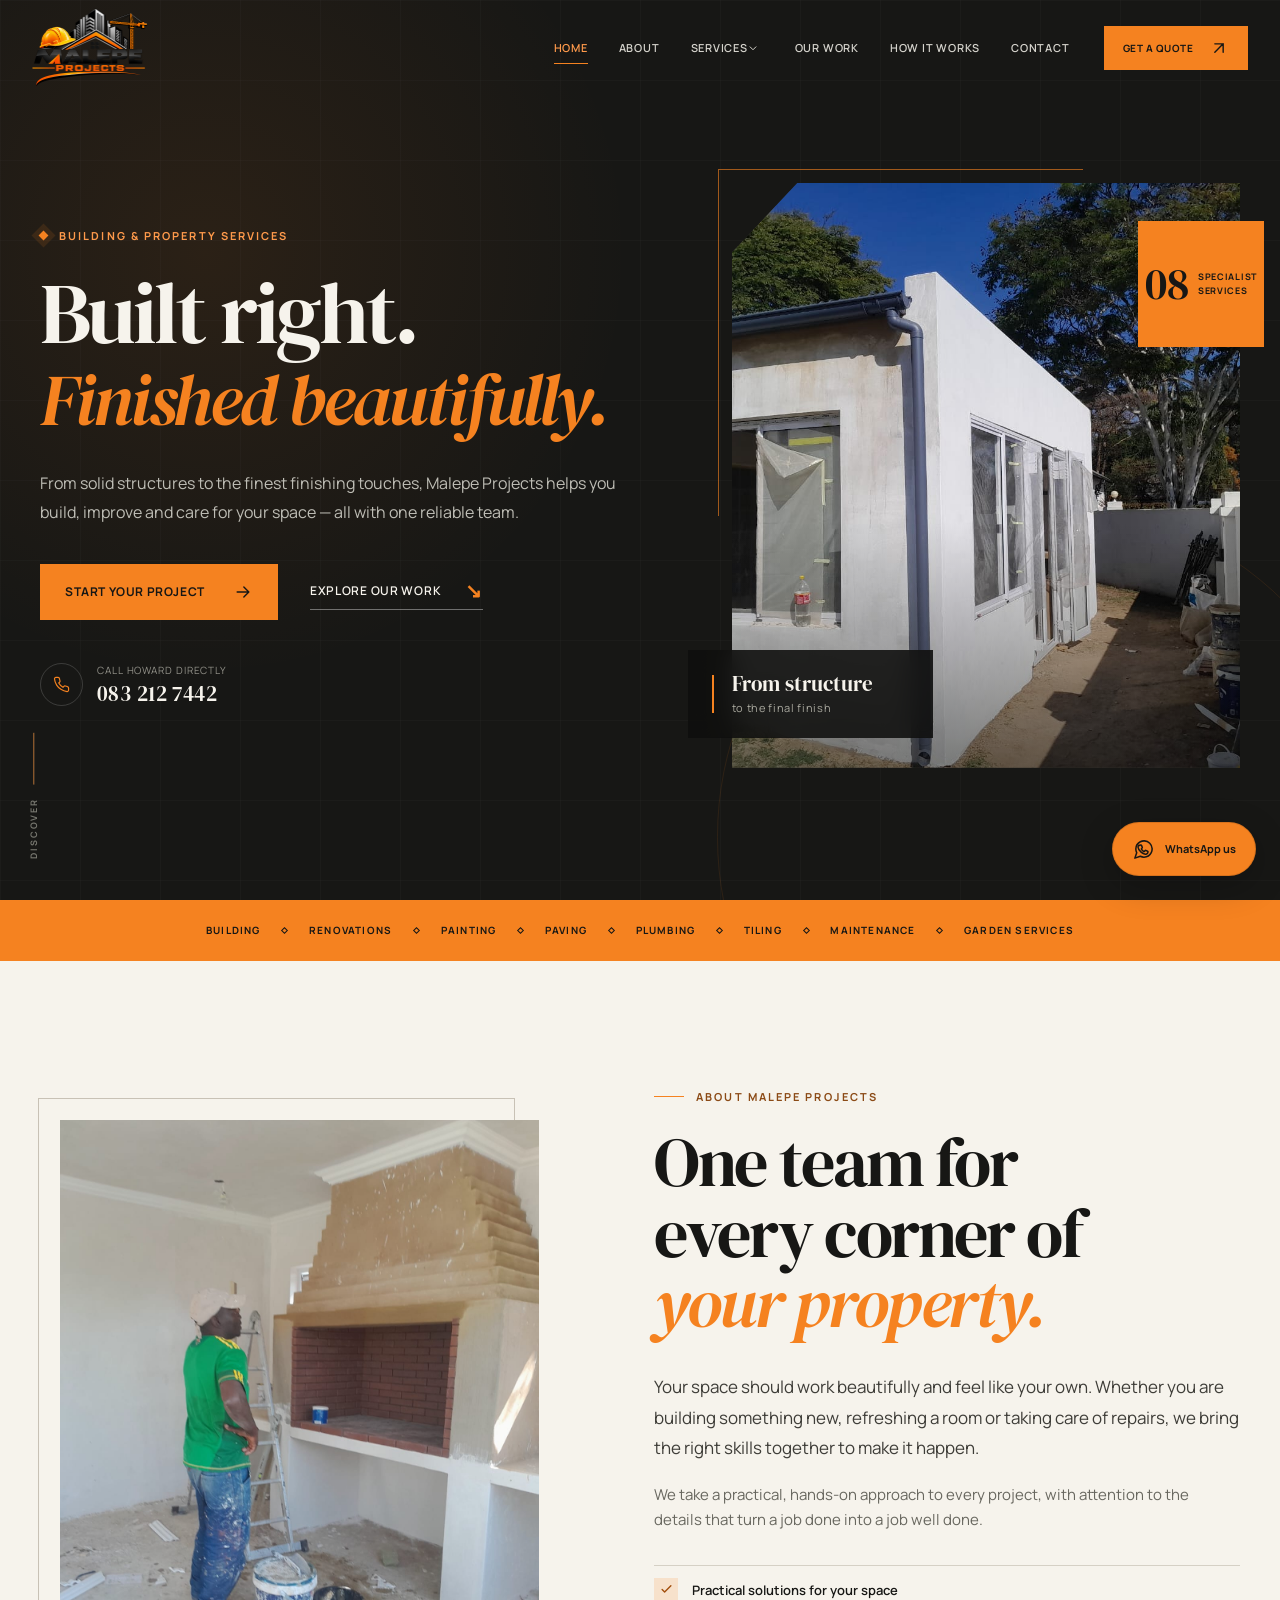
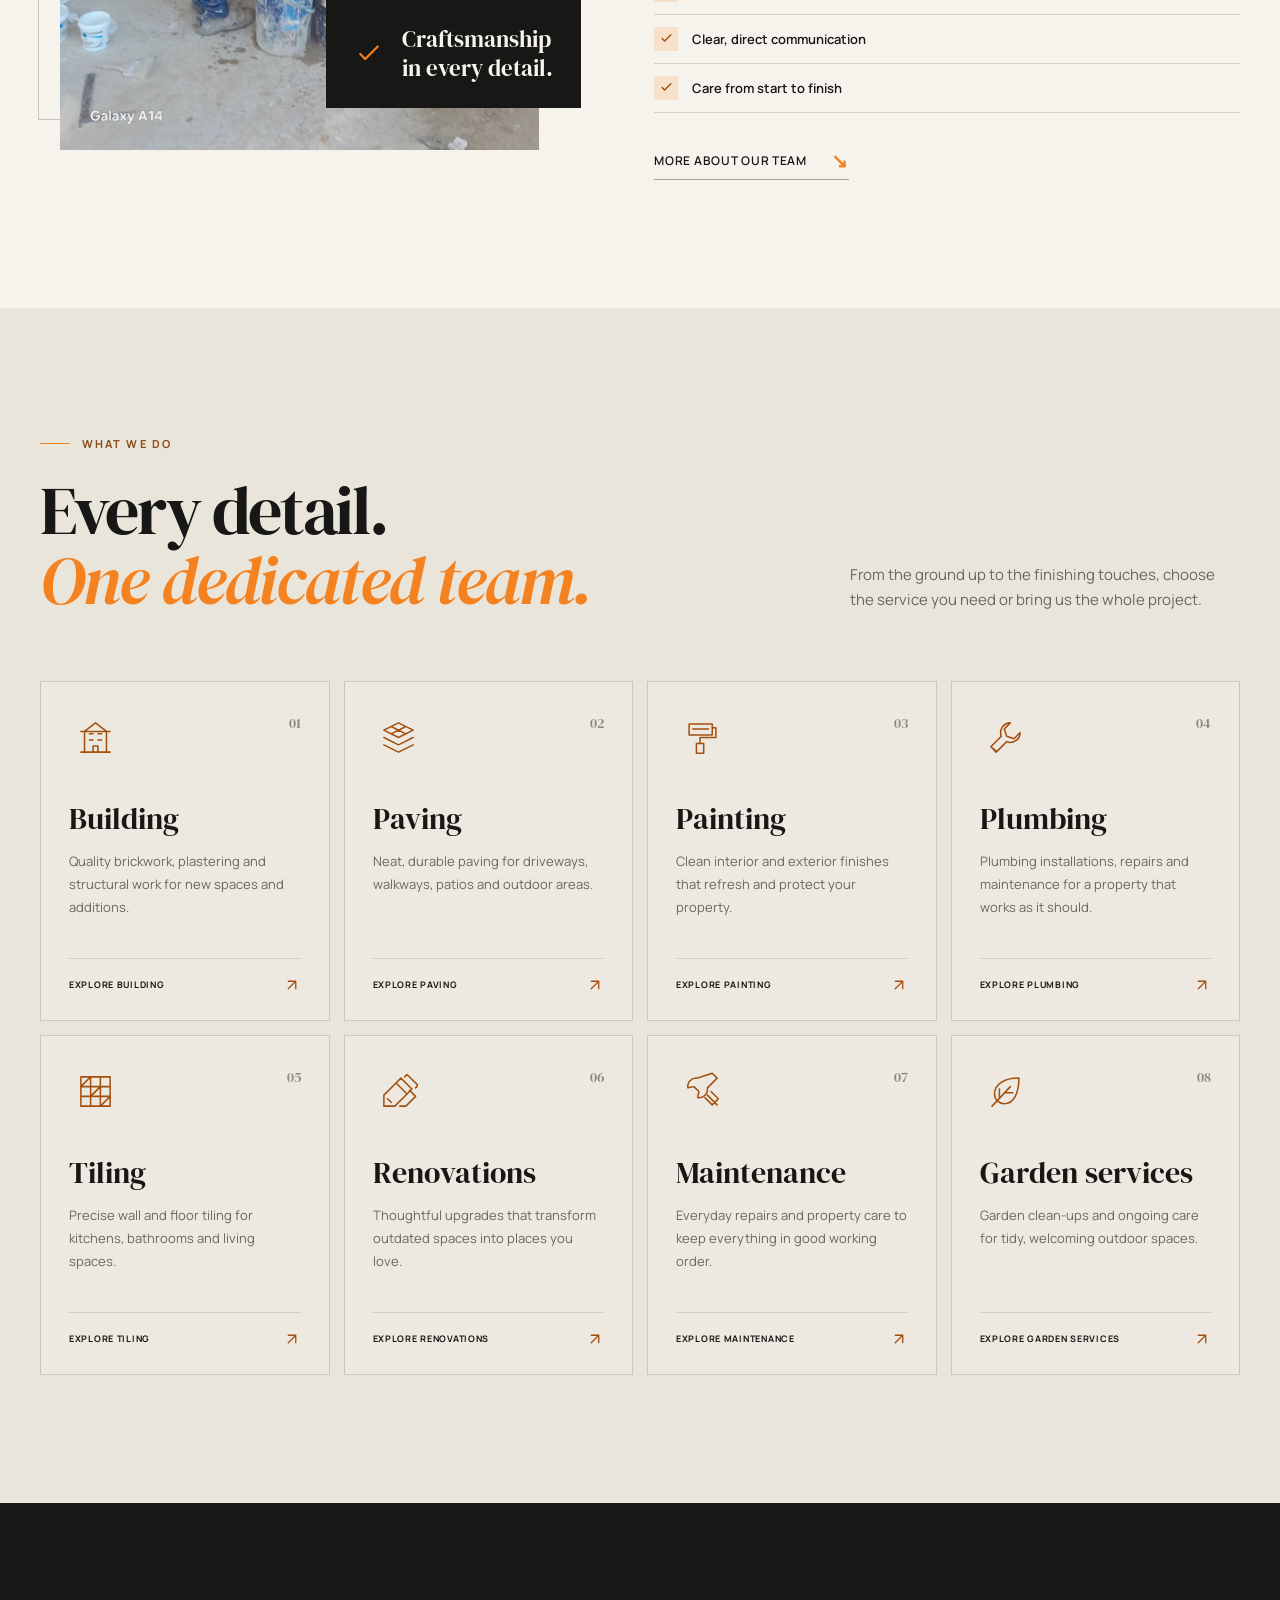
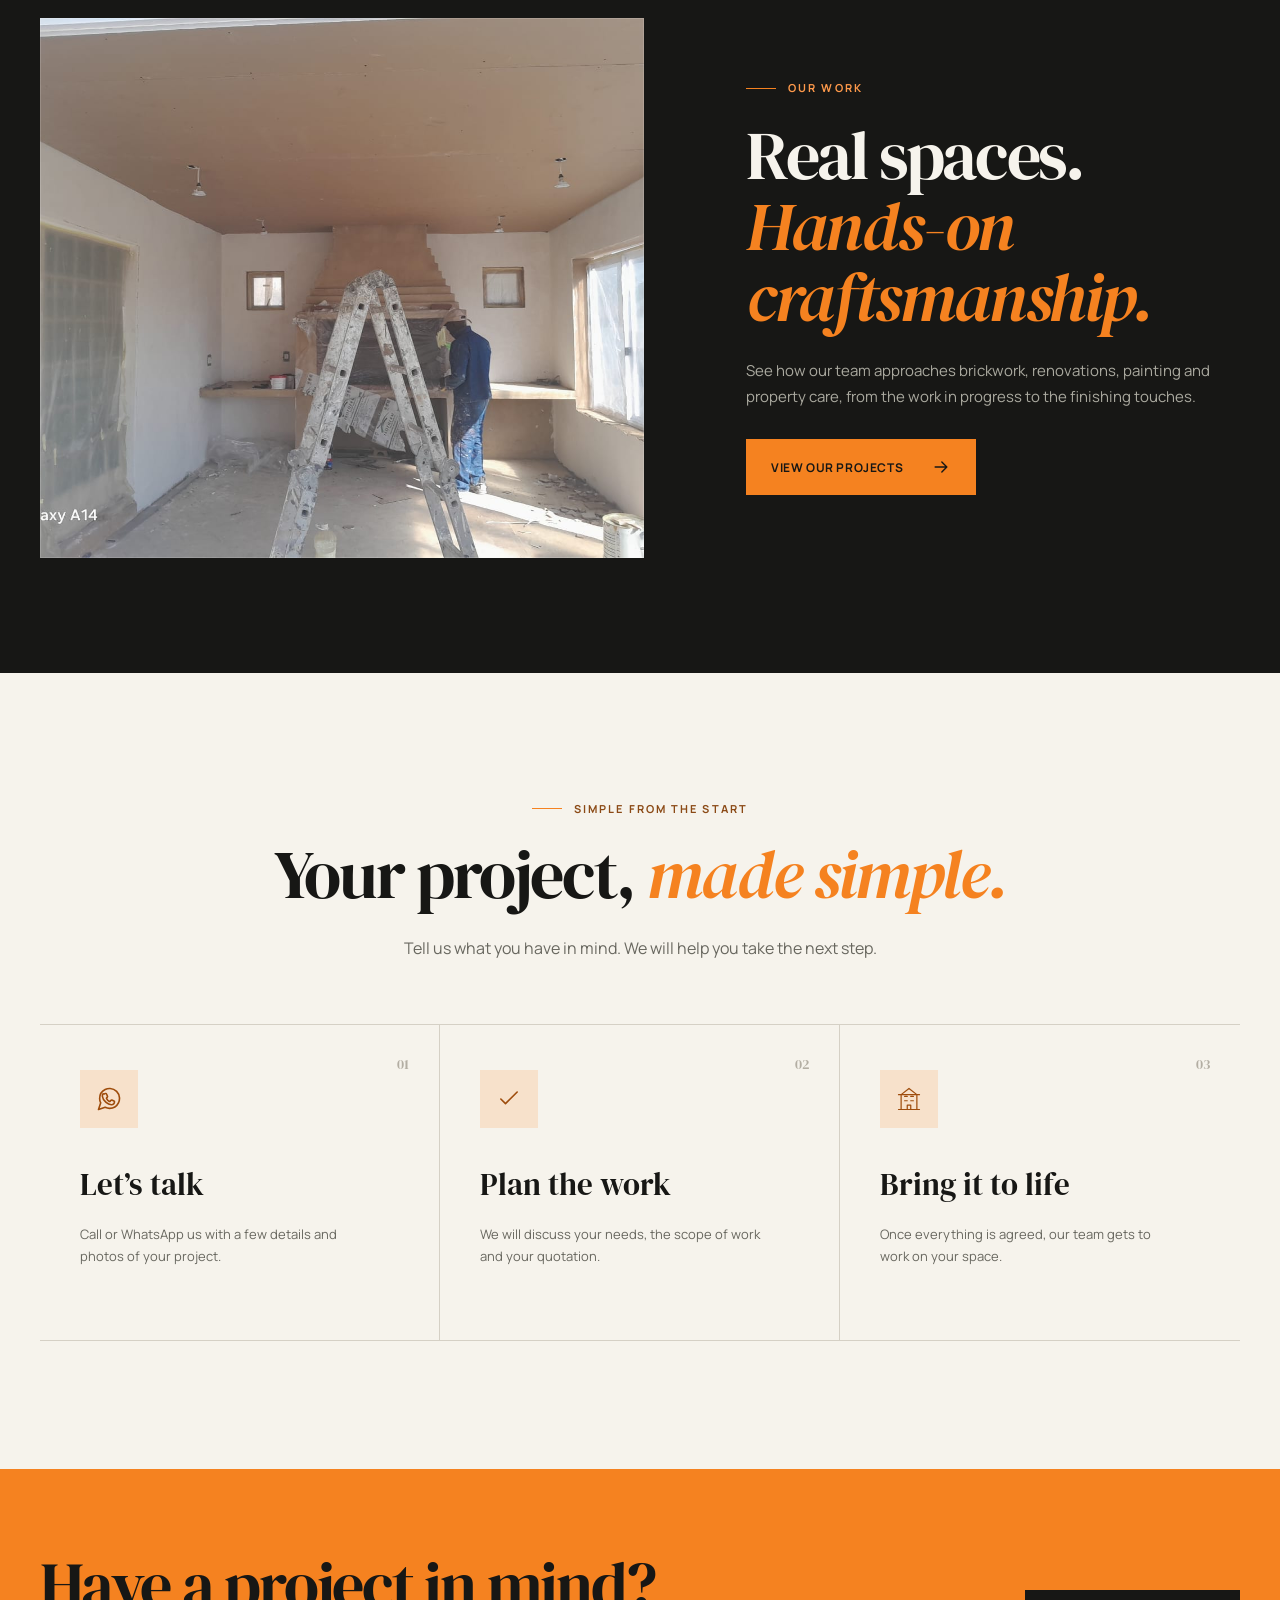
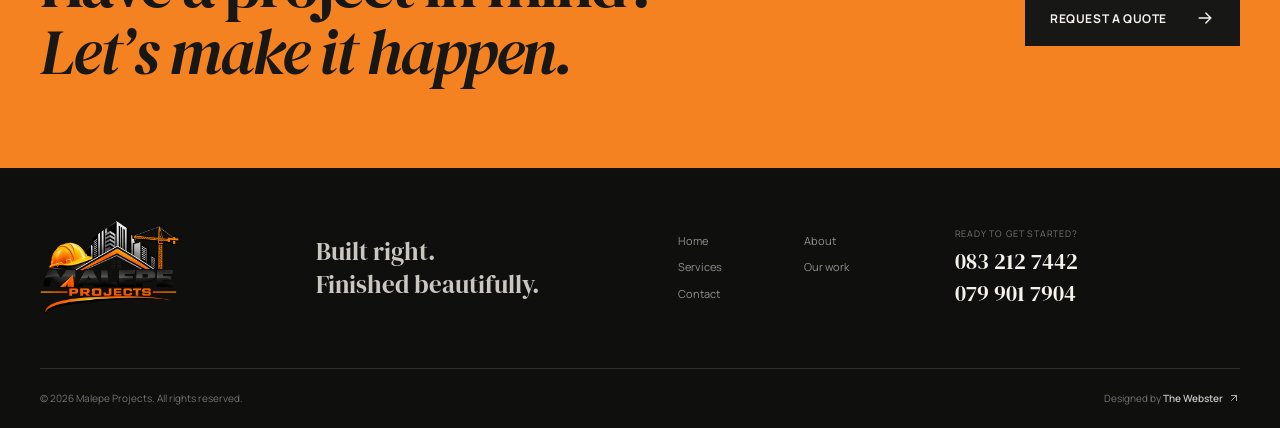
<file: index.html>
<!DOCTYPE html>
<html lang="en">
<head>
  <meta charset="UTF-8">
  <meta name="viewport" content="width=device-width, initial-scale=1.0">
  <meta name="theme-color" content="#171715">
  <meta name="description" content="Malepe Projects offers building, paving, painting, plumbing, tiling, renovations, maintenance and garden services. Call or WhatsApp Howard or Willy for your next project.">
  <meta name="robots" content="index, follow">
  <meta property="og:type" content="website">
  <meta property="og:title" content="Malepe Projects | Built right. Finished beautifully.">
  <meta property="og:description" content="Building, renovations, maintenance and property services — all with one reliable team.">
  <meta property="og:url" content="https://thewebster0326.github.io/malepe-projects/">
  <meta property="og:image" content="https://thewebster0326.github.io/malepe-projects/455457.jpg">
  <meta property="og:image:alt" content="A freshly finished exterior by Malepe Projects">
  <meta name="twitter:card" content="summary_large_image">
  <link rel="canonical" href="https://thewebster0326.github.io/malepe-projects/">
  <link rel="icon" href="favicon.svg" type="image/svg+xml">
  <link rel="preconnect" href="https://fonts.googleapis.com">
  <link rel="preconnect" href="https://fonts.gstatic.com" crossorigin>
  <link href="https://fonts.googleapis.com/css2?family=DM+Serif+Display:ital@0;1&family=Manrope:wght@400;500;600;700&display=swap" rel="stylesheet">
  <link rel="preload" href="455457.jpg" as="image" fetchpriority="high">
  <link rel="stylesheet" href="styles.css">
  <script>document.documentElement.classList.add('js');</script>
  <script src="script.js" defer></script>
  <title>Malepe Projects | Building & Property Services</title>
</head>
<body>
  <a class="skip-link" href="#main-content">Skip to main content</a>
  <header class="site-header" id="site-header">
    <div class="nav-shell">
      <a class="brand" href="index.html" aria-label="Malepe Projects home"><img src="assets/malepe-logo.png" alt="Malepe Projects" width="116" height="80"></a>
      <nav class="primary-nav" id="primary-navigation" aria-label="Primary navigation">
        <a class="nav-link active" href="index.html" aria-current="page">Home</a>
        <a class="nav-link" href="about.html">About</a>
        <div class="nav-services">
          <div class="nav-services-label">
            <a class="nav-link" href="services.html">Services</a>
            <button class="submenu-toggle" type="button" aria-expanded="false" aria-controls="services-submenu" aria-label="Show services menu"><svg aria-hidden="true"><use href="icons.svg#icon-chevron"/></svg></button>
          </div>
          <div class="services-submenu" id="services-submenu">
            <a class="all-services-link" href="services.html">All services</a>
            <a href="building.html">Building</a><a href="paving.html">Paving</a><a href="painting.html">Painting</a><a href="plumbing.html">Plumbing</a><a href="tiling.html">Tiling</a><a href="renovations.html">Renovations</a><a href="maintenance.html">Maintenance</a><a href="garden-services.html">Garden services</a>
          </div>
        </div>
        <a class="nav-link" href="projects.html">Our work</a>
        <a class="nav-link" href="index.html#process">How it works</a>
        <a class="nav-link" href="contact.html">Contact</a>
        <div class="mobile-nav-contact"><span>Speak to our team</span><a href="tel:+27832127442">083 212 7442</a></div>
      </nav>
      <a class="button button-small header-cta" href="contact.html">Get a quote <svg aria-hidden="true"><use href="icons.svg#icon-arrow-up"/></svg></a>
      <button class="menu-toggle" type="button" aria-expanded="false" aria-controls="primary-navigation" aria-label="Open navigation menu"><span></span><span></span></button>
    </div>
  </header>

  <main id="main-content">
    <section class="hero" id="home" aria-labelledby="hero-title">
      <div class="hero-grid container">
        <div class="hero-copy" data-reveal>
          <p class="eyebrow"><span></span> Building & property services</p>
          <h1 id="hero-title">Built right.<br><em>Finished beautifully.</em></h1>
          <p class="hero-lead">From solid structures to the finest finishing touches, Malepe Projects helps you build, improve and care for your space — all with one reliable team.</p>
          <div class="hero-actions">
            <a class="button button-primary" href="contact.html">Start your project <svg aria-hidden="true"><use href="icons.svg#icon-arrow"/></svg></a>
            <a class="text-link" href="projects.html">Explore our work <span aria-hidden="true">↘</span></a>
          </div>
          <div class="hero-contact">
            <span class="hero-contact-icon"><svg aria-hidden="true"><use href="icons.svg#icon-phone"/></svg></span>
            <div><span>Call Howard directly</span><a href="tel:+27832127442">083 212 7442</a></div>
          </div>
        </div>
        <div class="hero-visual" data-reveal>
          <div class="hero-image-wrap"><img src="455457.jpg" alt="Freshly finished white exterior with new windows and plasterwork" width="1280" height="960" fetchpriority="high"></div>
          <div class="hero-image-label"><span class="label-line"></span><div><strong>From structure</strong><span>to the final finish</span></div></div>
          <div class="hero-badge" aria-label="Eight specialist services"><strong>08</strong><span>Specialist<br>services</span></div>
          <span class="hero-frame" aria-hidden="true"></span>
        </div>
      </div>
      <a class="scroll-cue" href="#about" aria-label="Scroll to learn about Malepe Projects"><span>Discover</span><i aria-hidden="true"></i></a>
    </section>

    <div class="service-ribbon" aria-label="Our core services"><div class="ribbon-track"><span>Building</span><i></i><span>Renovations</span><i></i><span>Painting</span><i></i><span>Paving</span><i></i><span>Plumbing</span><i></i><span>Tiling</span><i></i><span>Maintenance</span><i></i><span>Garden services</span></div></div>

    <section class="section about" id="about" aria-labelledby="about-title">
      <div class="container about-grid">
        <div class="about-visual" data-reveal>
          <div class="about-image"><img src="455453.jpg" alt="A Malepe Projects team member carefully finishing an interior fireplace" width="1200" height="1600" loading="lazy"></div>
          <div class="about-note"><svg aria-hidden="true"><use href="icons.svg#icon-check"/></svg><p>Craftsmanship<br>in every detail.</p></div>
          <span class="about-outline" aria-hidden="true"></span>
        </div>
        <div class="about-content" data-reveal>
          <p class="section-kicker">About Malepe Projects</p>
          <h2 id="about-title">One team for every corner of <em>your property.</em></h2>
          <p class="section-intro">Your space should work beautifully and feel like your own. Whether you are building something new, refreshing a room or taking care of repairs, we bring the right skills together to make it happen.</p>
          <p>We take a practical, hands-on approach to every project, with attention to the details that turn a job done into a job well done.</p>
          <ul class="value-list">
            <li><span><svg aria-hidden="true"><use href="icons.svg#icon-check"/></svg></span> Practical solutions for your space</li>
            <li><span><svg aria-hidden="true"><use href="icons.svg#icon-check"/></svg></span> Clear, direct communication</li>
            <li><span><svg aria-hidden="true"><use href="icons.svg#icon-check"/></svg></span> Care from start to finish</li>
          </ul>
          <a class="text-link dark-link" href="about.html">More about our team <span aria-hidden="true">↘</span></a>
        </div>
      </div>
    </section>

    <section class="section services" id="services" aria-labelledby="services-title">
      <div class="container">
        <div class="section-heading" data-reveal>
          <div><p class="section-kicker">What we do</p><h2 id="services-title">Every detail.<br><em>One dedicated team.</em></h2></div>
          <p>From the ground up to the finishing touches, choose the service you need or bring us the whole project.</p>
        </div>
        <div class="services-grid">
          <a class="service-card" href="building.html" data-reveal><div class="service-top"><span class="service-icon"><svg aria-hidden="true"><use href="icons.svg#icon-building"/></svg></span><span class="service-number">01</span></div><h3>Building</h3><p>Quality brickwork, plastering and structural work for new spaces and additions.</p><span class="service-enquire">Explore building <svg aria-hidden="true"><use href="icons.svg#icon-arrow-up"/></svg></span></a>
          <a class="service-card" href="paving.html" data-reveal><div class="service-top"><span class="service-icon"><svg aria-hidden="true"><use href="icons.svg#icon-paving"/></svg></span><span class="service-number">02</span></div><h3>Paving</h3><p>Neat, durable paving for driveways, walkways, patios and outdoor areas.</p><span class="service-enquire">Explore paving <svg aria-hidden="true"><use href="icons.svg#icon-arrow-up"/></svg></span></a>
          <a class="service-card" href="painting.html" data-reveal><div class="service-top"><span class="service-icon"><svg aria-hidden="true"><use href="icons.svg#icon-painting"/></svg></span><span class="service-number">03</span></div><h3>Painting</h3><p>Clean interior and exterior finishes that refresh and protect your property.</p><span class="service-enquire">Explore painting <svg aria-hidden="true"><use href="icons.svg#icon-arrow-up"/></svg></span></a>
          <a class="service-card" href="plumbing.html" data-reveal><div class="service-top"><span class="service-icon"><svg aria-hidden="true"><use href="icons.svg#icon-plumbing"/></svg></span><span class="service-number">04</span></div><h3>Plumbing</h3><p>Plumbing installations, repairs and maintenance for a property that works as it should.</p><span class="service-enquire">Explore plumbing <svg aria-hidden="true"><use href="icons.svg#icon-arrow-up"/></svg></span></a>
          <a class="service-card" href="tiling.html" data-reveal><div class="service-top"><span class="service-icon"><svg aria-hidden="true"><use href="icons.svg#icon-tiling"/></svg></span><span class="service-number">05</span></div><h3>Tiling</h3><p>Precise wall and floor tiling for kitchens, bathrooms and living spaces.</p><span class="service-enquire">Explore tiling <svg aria-hidden="true"><use href="icons.svg#icon-arrow-up"/></svg></span></a>
          <a class="service-card" href="renovations.html" data-reveal><div class="service-top"><span class="service-icon"><svg aria-hidden="true"><use href="icons.svg#icon-renovations"/></svg></span><span class="service-number">06</span></div><h3>Renovations</h3><p>Thoughtful upgrades that transform outdated spaces into places you love.</p><span class="service-enquire">Explore renovations <svg aria-hidden="true"><use href="icons.svg#icon-arrow-up"/></svg></span></a>
          <a class="service-card" href="maintenance.html" data-reveal><div class="service-top"><span class="service-icon"><svg aria-hidden="true"><use href="icons.svg#icon-maintenance"/></svg></span><span class="service-number">07</span></div><h3>Maintenance</h3><p>Everyday repairs and property care to keep everything in good working order.</p><span class="service-enquire">Explore maintenance <svg aria-hidden="true"><use href="icons.svg#icon-arrow-up"/></svg></span></a>
          <a class="service-card" href="garden-services.html" data-reveal><div class="service-top"><span class="service-icon"><svg aria-hidden="true"><use href="icons.svg#icon-garden"/></svg></span><span class="service-number">08</span></div><h3>Garden services</h3><p>Garden clean-ups and ongoing care for tidy, welcoming outdoor spaces.</p><span class="service-enquire">Explore garden services <svg aria-hidden="true"><use href="icons.svg#icon-arrow-up"/></svg></span></a>
        </div>
      </div>
    </section>

    <section class="home-work" aria-labelledby="home-work-title">
      <div class="container home-work-grid">
        <div class="home-work-image" data-reveal><img src="455455.jpg" alt="Interior space being carefully prepared and finished by Malepe Projects" width="1280" height="960" loading="lazy"></div>
        <div class="home-work-copy" data-reveal>
          <p class="section-kicker light-kicker">Our work</p>
          <h2 id="home-work-title">Real spaces.<br><em>Hands-on craftsmanship.</em></h2>
          <p>See how our team approaches brickwork, renovations, painting and property care, from the work in progress to the finishing touches.</p>
          <a class="button button-primary" href="projects.html">View our projects <svg aria-hidden="true"><use href="icons.svg#icon-arrow"/></svg></a>
        </div>
      </div>
    </section>

    <section class="section process" id="process" aria-labelledby="process-title">
      <div class="container">
        <div class="process-heading" data-reveal><p class="section-kicker">Simple from the start</p><h2 id="process-title">Your project, <em>made simple.</em></h2><p>Tell us what you have in mind. We will help you take the next step.</p></div>
        <ol class="process-list">
          <li data-reveal><span class="process-number">01</span><div class="process-icon"><svg aria-hidden="true"><use href="icons.svg#icon-whatsapp"/></svg></div><h3>Let’s talk</h3><p>Call or WhatsApp us with a few details and photos of your project.</p></li>
          <li data-reveal><span class="process-number">02</span><div class="process-icon"><svg aria-hidden="true"><use href="icons.svg#icon-check"/></svg></div><h3>Plan the work</h3><p>We will discuss your needs, the scope of work and your quotation.</p></li>
          <li data-reveal><span class="process-number">03</span><div class="process-icon"><svg aria-hidden="true"><use href="icons.svg#icon-building"/></svg></div><h3>Bring it to life</h3><p>Once everything is agreed, our team gets to work on your space.</p></li>
        </ol>
      </div>
    </section>

    <section class="simple-cta" aria-labelledby="home-cta-title"><div class="container simple-cta-inner" data-reveal><h2 id="home-cta-title">Have a project in mind? <em>Let’s make it happen.</em></h2><a class="button" href="contact.html">Request a quote <svg aria-hidden="true"><use href="icons.svg#icon-arrow"/></svg></a></div></section>
  </main>

  <footer class="site-footer">
    <div class="container footer-main">
      <a class="footer-brand" href="index.html" aria-label="Malepe Projects home"><img src="assets/malepe-logo.png" alt="Malepe Projects" width="150" height="103" loading="lazy"></a>
      <p class="footer-tagline">Built right.<br>Finished beautifully.</p>
      <nav class="footer-nav" aria-label="Footer navigation"><a href="index.html">Home</a><a href="about.html">About</a><a href="services.html">Services</a><a href="projects.html">Our work</a><a href="contact.html">Contact</a></nav>
      <div class="footer-contact"><span>Ready to get started?</span><a href="tel:+27832127442">083 212 7442</a><a href="tel:+27799017904">079 901 7904</a></div>
    </div>
    <div class="container footer-bottom"><p>&copy; <span id="current-year">2026</span> Malepe Projects. All rights reserved.</p><p>Designed by <a href="https://thewebster.co.za/" target="_blank" rel="noopener noreferrer">The Webster <svg aria-hidden="true"><use href="icons.svg#icon-arrow-up"/></svg></a></p></div>
  </footer>
  <a class="floating-whatsapp" href="https://wa.me/27832127442?text=Hello%20Malepe%20Projects%2C%20I%27d%20like%20to%20request%20a%20quote." target="_blank" rel="noopener noreferrer" aria-label="Request a quote from Malepe Projects on WhatsApp"><svg aria-hidden="true"><use href="icons.svg#icon-whatsapp"/></svg><span>WhatsApp us</span></a>
</body>
</html>
</file>
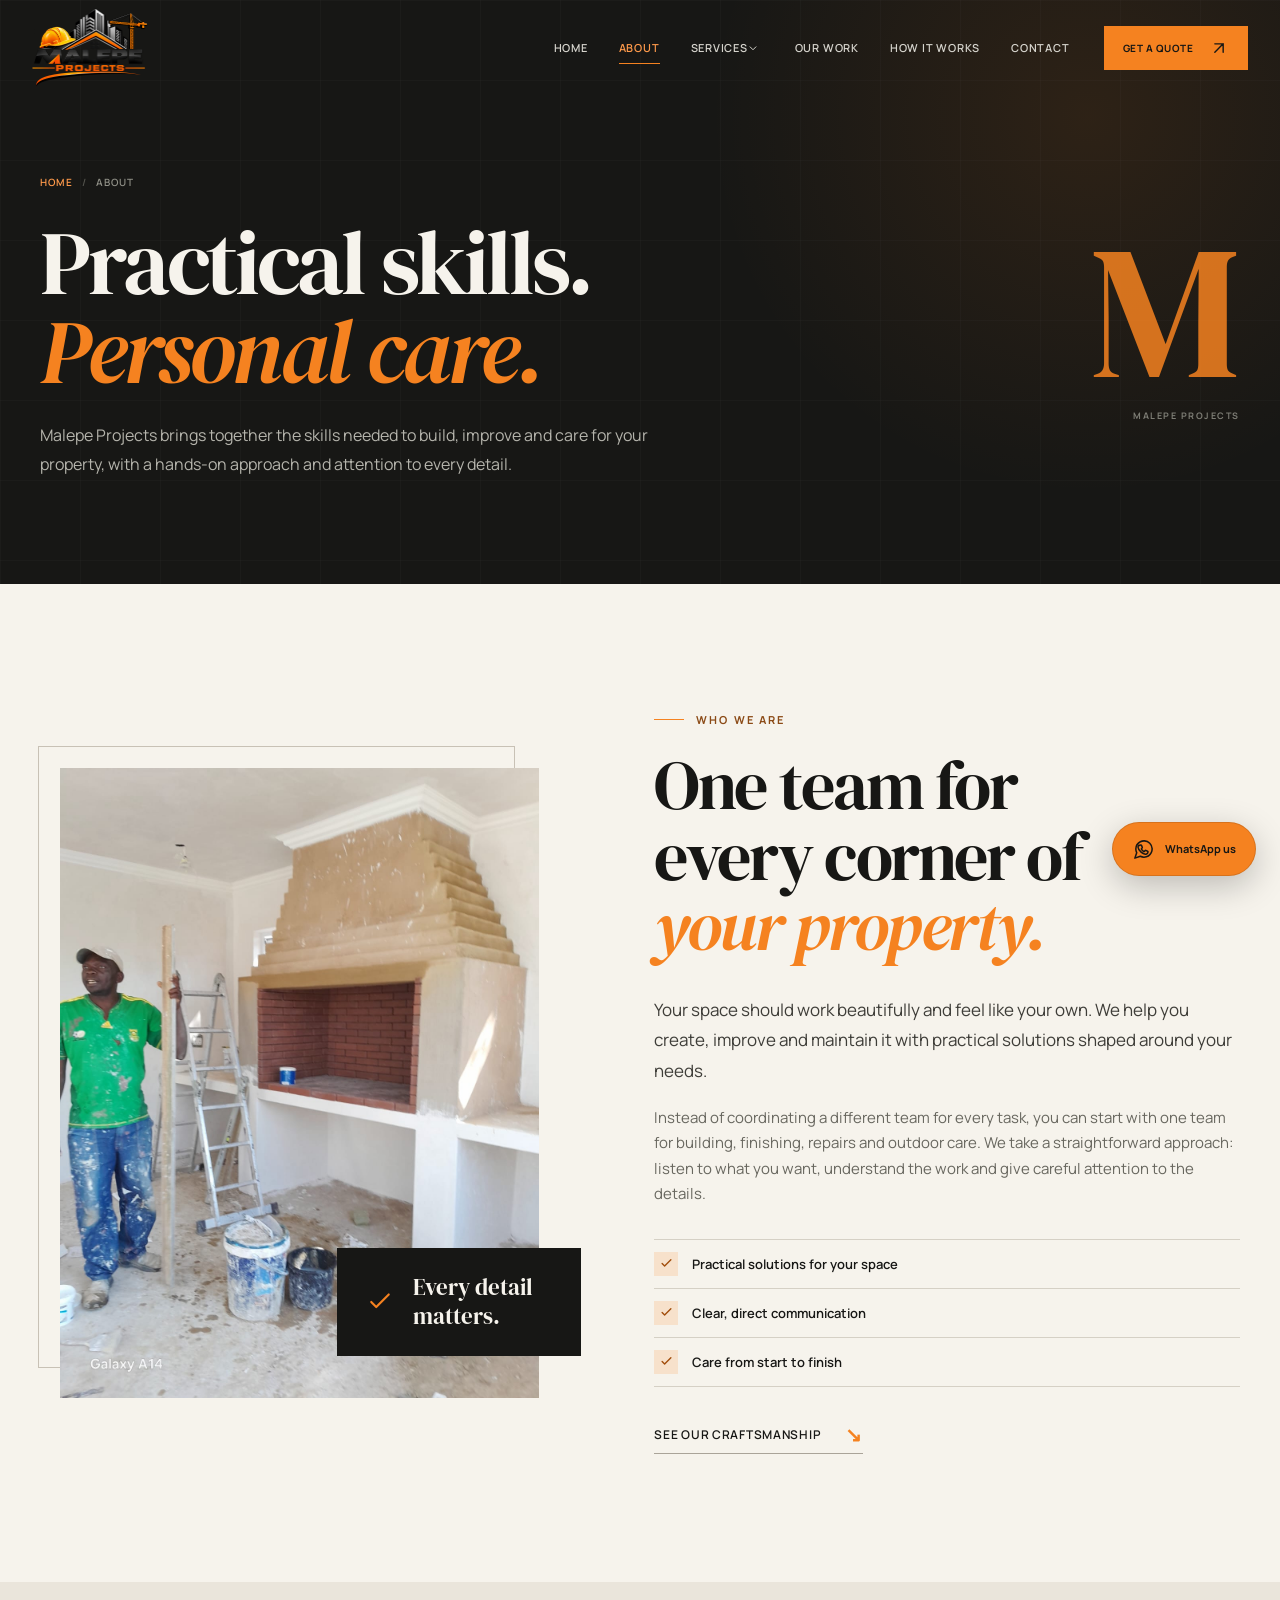
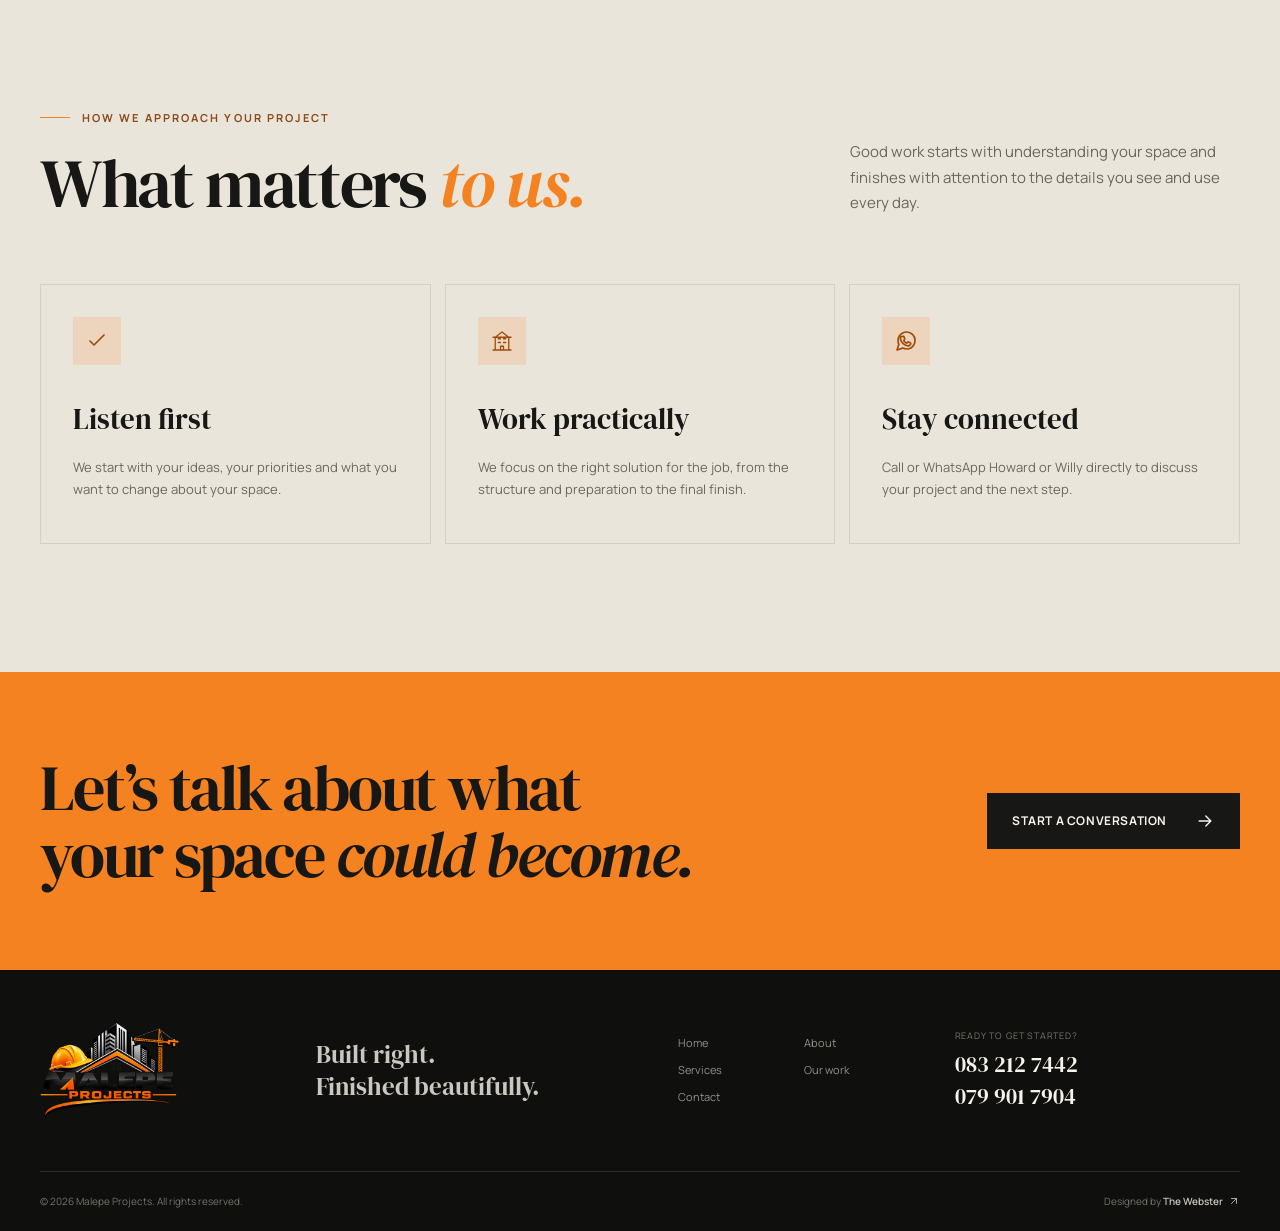
<file: about.html>
<!DOCTYPE html>
<html lang="en">
<head>
  <meta charset="UTF-8"><meta name="viewport" content="width=device-width, initial-scale=1.0"><meta name="theme-color" content="#171715">
  <meta name="description" content="Learn about Malepe Projects and our practical, hands-on approach to building, renovations, maintenance and property care.">
  <meta name="robots" content="index, follow"><meta property="og:type" content="website"><meta property="og:title" content="About Malepe Projects"><meta property="og:description" content="Practical skills, clear communication and care in every detail."><meta property="og:url" content="https://thewebster0326.github.io/malepe-projects/about.html"><meta property="og:image" content="https://thewebster0326.github.io/malepe-projects/455453.jpg"><meta name="twitter:card" content="summary_large_image">
  <link rel="canonical" href="https://thewebster0326.github.io/malepe-projects/about.html"><link rel="icon" href="favicon.svg" type="image/svg+xml"><link rel="preconnect" href="https://fonts.googleapis.com"><link rel="preconnect" href="https://fonts.gstatic.com" crossorigin><link href="https://fonts.googleapis.com/css2?family=DM+Serif+Display:ital@0;1&family=Manrope:wght@400;500;600;700&display=swap" rel="stylesheet"><link rel="stylesheet" href="styles.css"><script>document.documentElement.classList.add('js');</script><script src="script.js" defer></script>
  <title>About Us | Malepe Projects</title>
</head>
<body>
  <a class="skip-link" href="#main-content">Skip to main content</a>
  <header class="site-header" id="site-header"><div class="nav-shell">
    <a class="brand" href="index.html" aria-label="Malepe Projects home"><img src="assets/malepe-logo.png" alt="Malepe Projects" width="116" height="80"></a>
    <nav class="primary-nav" id="primary-navigation" aria-label="Primary navigation">
      <a class="nav-link" href="index.html">Home</a><a class="nav-link active" href="about.html" aria-current="page">About</a>
      <div class="nav-services"><div class="nav-services-label"><a class="nav-link" href="services.html">Services</a><button class="submenu-toggle" type="button" aria-expanded="false" aria-controls="services-submenu" aria-label="Show services menu"><svg aria-hidden="true"><use href="icons.svg#icon-chevron"/></svg></button></div><div class="services-submenu" id="services-submenu"><a class="all-services-link" href="services.html">All services</a><a href="building.html">Building</a><a href="paving.html">Paving</a><a href="painting.html">Painting</a><a href="plumbing.html">Plumbing</a><a href="tiling.html">Tiling</a><a href="renovations.html">Renovations</a><a href="maintenance.html">Maintenance</a><a href="garden-services.html">Garden services</a></div></div>
      <a class="nav-link" href="projects.html">Our work</a><a class="nav-link" href="index.html#process">How it works</a><a class="nav-link" href="contact.html">Contact</a><div class="mobile-nav-contact"><span>Speak to our team</span><a href="tel:+27832127442">083 212 7442</a></div>
    </nav>
    <a class="button button-small header-cta" href="contact.html">Get a quote <svg aria-hidden="true"><use href="icons.svg#icon-arrow-up"/></svg></a><button class="menu-toggle" type="button" aria-expanded="false" aria-controls="primary-navigation" aria-label="Open navigation menu"><span></span><span></span></button>
  </div></header>

  <main id="main-content">
    <section class="page-hero page-hero-simple" aria-labelledby="page-title"><div class="container page-hero-grid">
      <div class="page-hero-copy" data-reveal><p class="breadcrumb"><a href="index.html">Home</a><span aria-hidden="true">/</span><span>About</span></p><h1 id="page-title">Practical skills.<br><em>Personal care.</em></h1><p>Malepe Projects brings together the skills needed to build, improve and care for your property, with a hands-on approach and attention to every detail.</p></div>
      <div class="page-hero-number" aria-hidden="true">M<small>Malepe Projects</small></div>
    </div></section>

    <section class="section about" aria-labelledby="about-main-title"><div class="container about-grid">
      <div class="about-visual" data-reveal><div class="about-image"><img src="455451.jpg" alt="Malepe Projects craftsman working carefully on an interior feature" width="1200" height="1600" fetchpriority="high"></div><div class="about-note"><svg aria-hidden="true"><use href="icons.svg#icon-check"/></svg><p>Every detail<br>matters.</p></div><span class="about-outline" aria-hidden="true"></span></div>
      <div class="about-content" data-reveal><p class="section-kicker">Who we are</p><h2 id="about-main-title">One team for every corner of <em>your property.</em></h2><p class="section-intro">Your space should work beautifully and feel like your own. We help you create, improve and maintain it with practical solutions shaped around your needs.</p><p>Instead of coordinating a different team for every task, you can start with one team for building, finishing, repairs and outdoor care. We take a straightforward approach: listen to what you want, understand the work and give careful attention to the details.</p><ul class="value-list"><li><span><svg aria-hidden="true"><use href="icons.svg#icon-check"/></svg></span> Practical solutions for your space</li><li><span><svg aria-hidden="true"><use href="icons.svg#icon-check"/></svg></span> Clear, direct communication</li><li><span><svg aria-hidden="true"><use href="icons.svg#icon-check"/></svg></span> Care from start to finish</li></ul><a class="text-link dark-link" href="projects.html">See our craftsmanship <span aria-hidden="true">↘</span></a></div>
    </div></section>

    <section class="section services" aria-labelledby="values-title"><div class="container"><div class="section-heading" data-reveal><div><p class="section-kicker">How we approach your project</p><h2 id="values-title">What matters <em>to us.</em></h2></div><p>Good work starts with understanding your space and finishes with attention to the details you see and use every day.</p></div>
      <div class="values-grid">
        <article class="value-card" data-reveal><span><svg aria-hidden="true"><use href="icons.svg#icon-check"/></svg></span><h3>Listen first</h3><p>We start with your ideas, your priorities and what you want to change about your space.</p></article>
        <article class="value-card" data-reveal><span><svg aria-hidden="true"><use href="icons.svg#icon-building"/></svg></span><h3>Work practically</h3><p>We focus on the right solution for the job, from the structure and preparation to the final finish.</p></article>
        <article class="value-card" data-reveal><span><svg aria-hidden="true"><use href="icons.svg#icon-whatsapp"/></svg></span><h3>Stay connected</h3><p>Call or WhatsApp Howard or Willy directly to discuss your project and the next step.</p></article>
      </div>
    </div></section>

    <section class="simple-cta" aria-labelledby="about-cta-title"><div class="container simple-cta-inner" data-reveal><h2 id="about-cta-title">Let’s talk about what your space <em>could become.</em></h2><a class="button" href="contact.html">Start a conversation <svg aria-hidden="true"><use href="icons.svg#icon-arrow"/></svg></a></div></section>
  </main>

  <footer class="site-footer"><div class="container footer-main"><a class="footer-brand" href="index.html" aria-label="Malepe Projects home"><img src="assets/malepe-logo.png" alt="Malepe Projects" width="150" height="103" loading="lazy"></a><p class="footer-tagline">Built right.<br>Finished beautifully.</p><nav class="footer-nav" aria-label="Footer navigation"><a href="index.html">Home</a><a href="about.html">About</a><a href="services.html">Services</a><a href="projects.html">Our work</a><a href="contact.html">Contact</a></nav><div class="footer-contact"><span>Ready to get started?</span><a href="tel:+27832127442">083 212 7442</a><a href="tel:+27799017904">079 901 7904</a></div></div><div class="container footer-bottom"><p>&copy; <span id="current-year">2026</span> Malepe Projects. All rights reserved.</p><p>Designed by <a href="https://thewebster.co.za/" target="_blank" rel="noopener noreferrer">The Webster <svg aria-hidden="true"><use href="icons.svg#icon-arrow-up"/></svg></a></p></div></footer>
  <a class="floating-whatsapp" href="https://wa.me/27832127442?text=Hello%20Malepe%20Projects%2C%20I%27d%20like%20to%20request%20a%20quote." target="_blank" rel="noopener noreferrer" aria-label="Request a quote from Malepe Projects on WhatsApp"><svg aria-hidden="true"><use href="icons.svg#icon-whatsapp"/></svg><span>WhatsApp us</span></a>
</body></html>
</file>
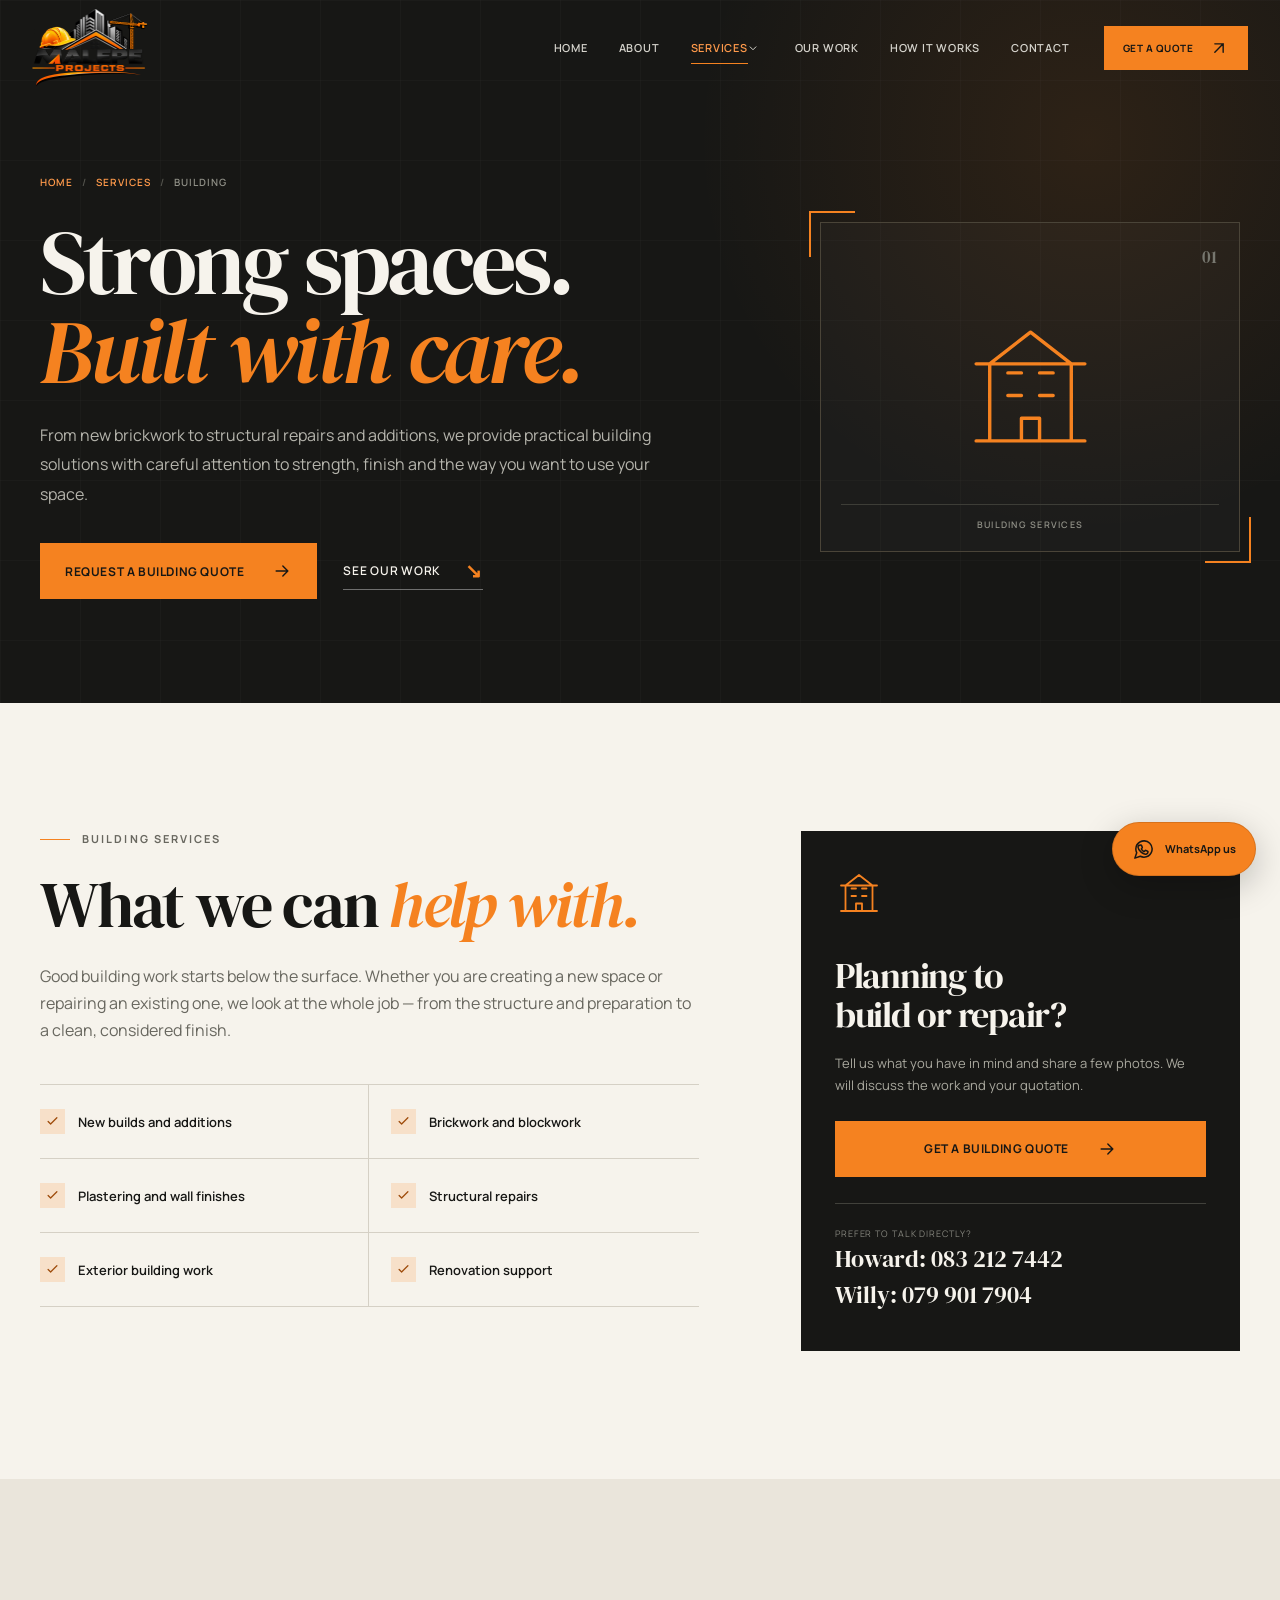
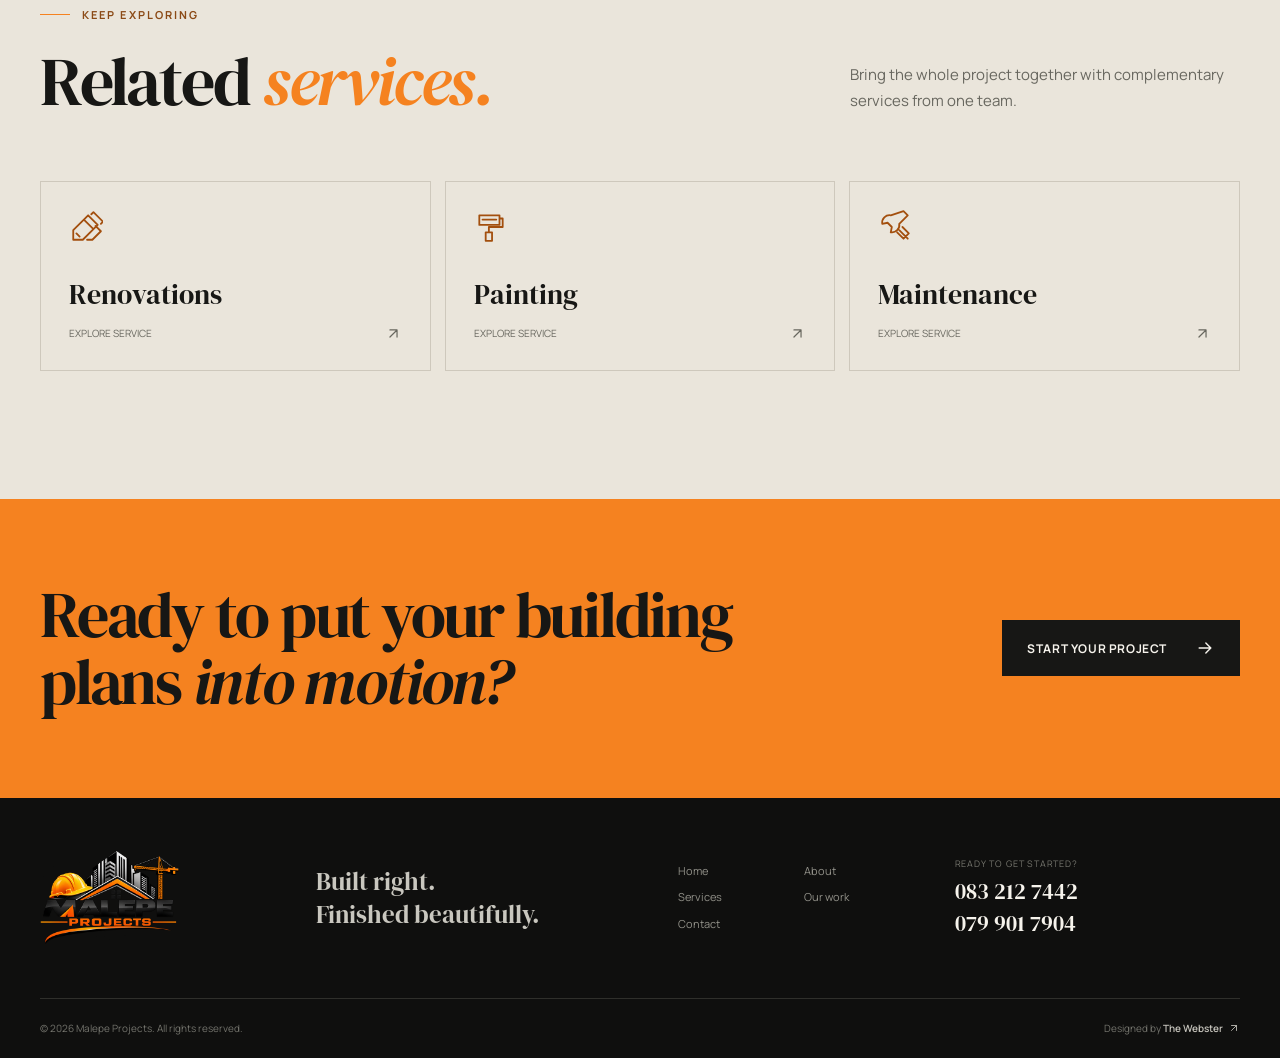
<file: building.html>
<!DOCTYPE html><html lang="en"><head>
<meta charset="UTF-8"><meta name="viewport" content="width=device-width, initial-scale=1.0"><meta name="theme-color" content="#171715"><meta name="description" content="Malepe Projects offers building, brickwork, plastering, structural repairs, additions and exterior building work. Request a building quote today."><meta name="robots" content="index, follow"><meta property="og:type" content="website"><meta property="og:title" content="Building Services | Malepe Projects"><meta property="og:description" content="Strong spaces built with care, from brickwork and plastering to additions and structural repairs."><meta property="og:url" content="https://thewebster0326.github.io/malepe-projects/building.html"><meta property="og:image" content="https://thewebster0326.github.io/malepe-projects/455443.jpg"><meta name="twitter:card" content="summary_large_image"><link rel="canonical" href="https://thewebster0326.github.io/malepe-projects/building.html"><link rel="icon" href="favicon.svg" type="image/svg+xml"><link rel="preconnect" href="https://fonts.googleapis.com"><link rel="preconnect" href="https://fonts.gstatic.com" crossorigin><link href="https://fonts.googleapis.com/css2?family=DM+Serif+Display:ital@0;1&family=Manrope:wght@400;500;600;700&display=swap" rel="stylesheet"><link rel="stylesheet" href="styles.css"><script>document.documentElement.classList.add('js');</script><script src="script.js" defer></script><title>Building Services | Malepe Projects</title></head>
<body><a class="skip-link" href="#main-content">Skip to main content</a>
<header class="site-header" id="site-header"><div class="nav-shell"><a class="brand" href="index.html" aria-label="Malepe Projects home"><img src="assets/malepe-logo.png" alt="Malepe Projects" width="116" height="80"></a><nav class="primary-nav" id="primary-navigation" aria-label="Primary navigation"><a class="nav-link" href="index.html">Home</a><a class="nav-link" href="about.html">About</a><div class="nav-services"><div class="nav-services-label"><a class="nav-link active" href="services.html">Services</a><button class="submenu-toggle" type="button" aria-expanded="false" aria-controls="services-submenu" aria-label="Show services menu"><svg aria-hidden="true"><use href="icons.svg#icon-chevron"/></svg></button></div><div class="services-submenu" id="services-submenu"><a class="all-services-link" href="services.html">All services</a><a class="active" href="building.html" aria-current="page">Building</a><a href="paving.html">Paving</a><a href="painting.html">Painting</a><a href="plumbing.html">Plumbing</a><a href="tiling.html">Tiling</a><a href="renovations.html">Renovations</a><a href="maintenance.html">Maintenance</a><a href="garden-services.html">Garden services</a></div></div><a class="nav-link" href="projects.html">Our work</a><a class="nav-link" href="index.html#process">How it works</a><a class="nav-link" href="contact.html">Contact</a><div class="mobile-nav-contact"><span>Speak to our team</span><a href="tel:+27832127442">083 212 7442</a></div></nav><a class="button button-small header-cta" href="contact.html">Get a quote <svg aria-hidden="true"><use href="icons.svg#icon-arrow-up"/></svg></a><button class="menu-toggle" type="button" aria-expanded="false" aria-controls="primary-navigation" aria-label="Open navigation menu"><span></span><span></span></button></div></header>
<main id="main-content">
<section class="page-hero" aria-labelledby="page-title"><div class="container page-hero-grid"><div class="page-hero-copy" data-reveal><p class="breadcrumb"><a href="index.html">Home</a><span aria-hidden="true">/</span><a href="services.html">Services</a><span aria-hidden="true">/</span><span>Building</span></p><h1 id="page-title">Strong spaces.<br><em>Built with care.</em></h1><p>From new brickwork to structural repairs and additions, we provide practical building solutions with careful attention to strength, finish and the way you want to use your space.</p><div class="page-hero-actions"><a class="button button-primary" href="contact.html?service=Building">Request a building quote <svg aria-hidden="true"><use href="icons.svg#icon-arrow"/></svg></a><a class="text-link" href="projects.html">See our work <span aria-hidden="true">↘</span></a></div></div><div class="page-hero-art" data-reveal aria-hidden="true"><span>01</span><svg><use href="icons.svg#icon-building"/></svg><small>Building services</small></div></div></section>
<section class="section service-details" aria-labelledby="included-title"><div class="container service-details-grid"><div class="service-details-main" data-reveal><p class="section-kicker">Building services</p><h2 id="included-title">What we can <em>help with.</em></h2><p>Good building work starts below the surface. Whether you are creating a new space or repairing an existing one, we look at the whole job — from the structure and preparation to a clean, considered finish.</p><ul class="included-list"><li><span><svg aria-hidden="true"><use href="icons.svg#icon-check"/></svg></span>New builds and additions</li><li><span><svg aria-hidden="true"><use href="icons.svg#icon-check"/></svg></span>Brickwork and blockwork</li><li><span><svg aria-hidden="true"><use href="icons.svg#icon-check"/></svg></span>Plastering and wall finishes</li><li><span><svg aria-hidden="true"><use href="icons.svg#icon-check"/></svg></span>Structural repairs</li><li><span><svg aria-hidden="true"><use href="icons.svg#icon-check"/></svg></span>Exterior building work</li><li><span><svg aria-hidden="true"><use href="icons.svg#icon-check"/></svg></span>Renovation support</li></ul></div><aside class="service-quote-card" data-reveal><svg aria-hidden="true"><use href="icons.svg#icon-building"/></svg><h2>Planning to build or repair?</h2><p>Tell us what you have in mind and share a few photos. We will discuss the work and your quotation.</p><a class="button button-primary" href="contact.html?service=Building">Get a building quote <svg aria-hidden="true"><use href="icons.svg#icon-arrow"/></svg></a><div class="service-direct-contact"><span>Prefer to talk directly?</span><a href="tel:+27832127442">Howard: 083 212 7442</a><a href="tel:+27799017904">Willy: 079 901 7904</a></div></aside></div></section>
<section class="section related-services" aria-labelledby="related-title"><div class="container"><div class="section-heading" data-reveal><div><p class="section-kicker">Keep exploring</p><h2 id="related-title">Related <em>services.</em></h2></div><p>Bring the whole project together with complementary services from one team.</p></div><div class="related-grid"><a class="related-card" href="renovations.html"><svg aria-hidden="true"><use href="icons.svg#icon-renovations"/></svg><h3>Renovations</h3><span>Explore service <svg aria-hidden="true"><use href="icons.svg#icon-arrow-up"/></svg></span></a><a class="related-card" href="painting.html"><svg aria-hidden="true"><use href="icons.svg#icon-painting"/></svg><h3>Painting</h3><span>Explore service <svg aria-hidden="true"><use href="icons.svg#icon-arrow-up"/></svg></span></a><a class="related-card" href="maintenance.html"><svg aria-hidden="true"><use href="icons.svg#icon-maintenance"/></svg><h3>Maintenance</h3><span>Explore service <svg aria-hidden="true"><use href="icons.svg#icon-arrow-up"/></svg></span></a></div></div></section>
<section class="simple-cta" aria-labelledby="cta-title"><div class="container simple-cta-inner" data-reveal><h2 id="cta-title">Ready to put your building plans <em>into motion?</em></h2><a class="button" href="contact.html?service=Building">Start your project <svg aria-hidden="true"><use href="icons.svg#icon-arrow"/></svg></a></div></section>
</main><footer class="site-footer"><div class="container footer-main"><a class="footer-brand" href="index.html" aria-label="Malepe Projects home"><img src="assets/malepe-logo.png" alt="Malepe Projects" width="150" height="103" loading="lazy"></a><p class="footer-tagline">Built right.<br>Finished beautifully.</p><nav class="footer-nav" aria-label="Footer navigation"><a href="index.html">Home</a><a href="about.html">About</a><a href="services.html">Services</a><a href="projects.html">Our work</a><a href="contact.html">Contact</a></nav><div class="footer-contact"><span>Ready to get started?</span><a href="tel:+27832127442">083 212 7442</a><a href="tel:+27799017904">079 901 7904</a></div></div><div class="container footer-bottom"><p>&copy; <span id="current-year">2026</span> Malepe Projects. All rights reserved.</p><p>Designed by <a href="https://thewebster.co.za/" target="_blank" rel="noopener noreferrer">The Webster <svg aria-hidden="true"><use href="icons.svg#icon-arrow-up"/></svg></a></p></div></footer><a class="floating-whatsapp" href="https://wa.me/27832127442?text=Hello%20Malepe%20Projects%2C%20I%27d%20like%20to%20request%20a%20building%20quote." target="_blank" rel="noopener noreferrer" aria-label="Request a building quote on WhatsApp"><svg aria-hidden="true"><use href="icons.svg#icon-whatsapp"/></svg><span>WhatsApp us</span></a></body></html>
</file>
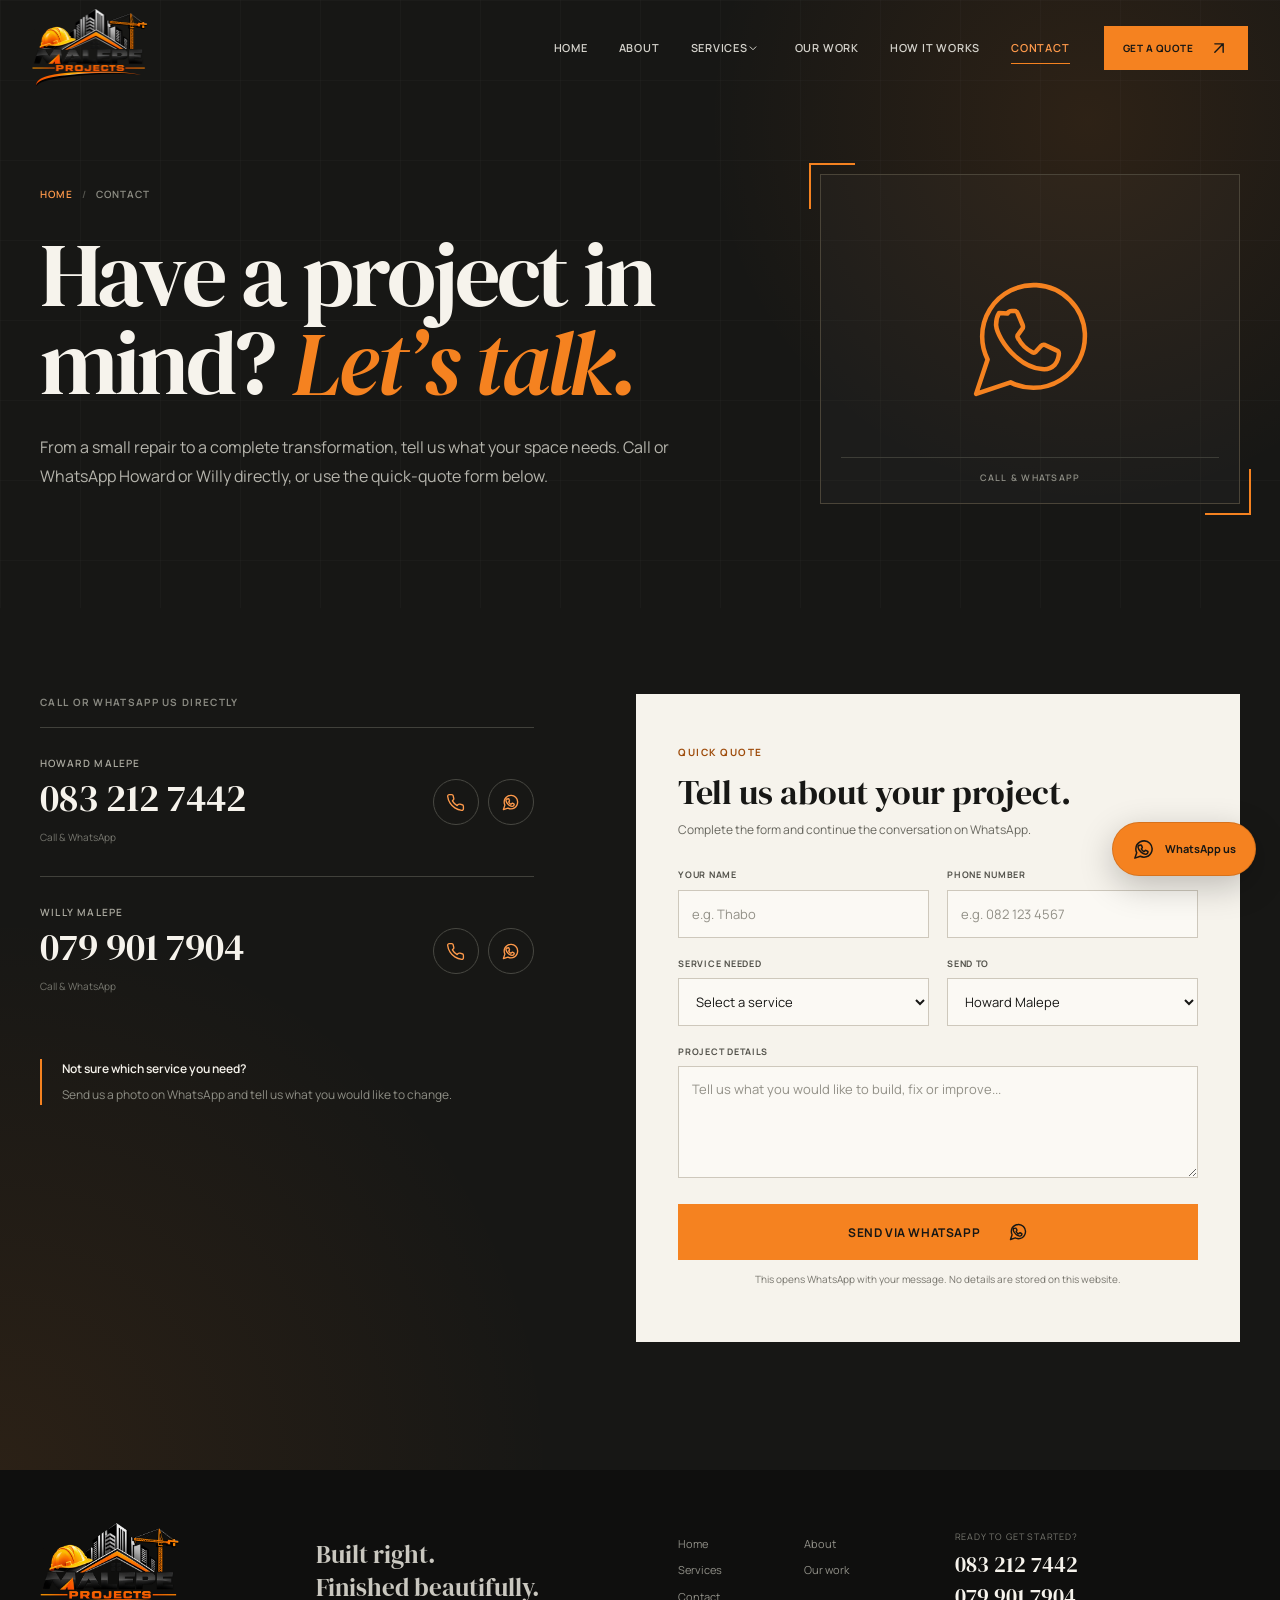
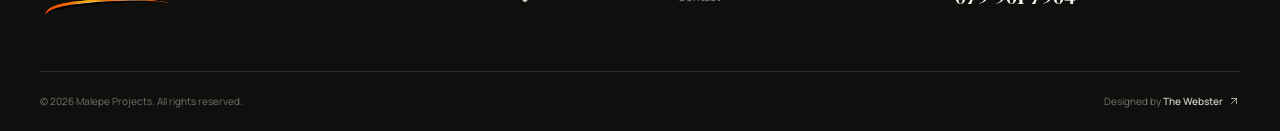
<file: contact.html>
<!DOCTYPE html>
<html lang="en">
<head>
  <meta charset="UTF-8"><meta name="viewport" content="width=device-width, initial-scale=1.0"><meta name="theme-color" content="#171715">
  <meta name="description" content="Contact Malepe Projects for building, renovation, maintenance and property services. Call or WhatsApp Howard Malepe on 083 212 7442 or Willy Malepe on 079 901 7904.">
  <meta name="robots" content="index, follow"><meta property="og:type" content="website"><meta property="og:title" content="Contact Malepe Projects"><meta property="og:description" content="Tell us what you would like to build, fix or improve. Call or WhatsApp our team."><meta property="og:url" content="https://thewebster0326.github.io/malepe-projects/contact.html"><meta property="og:image" content="https://thewebster0326.github.io/malepe-projects/455457.jpg"><meta name="twitter:card" content="summary_large_image">
  <link rel="canonical" href="https://thewebster0326.github.io/malepe-projects/contact.html"><link rel="icon" href="favicon.svg" type="image/svg+xml"><link rel="preconnect" href="https://fonts.googleapis.com"><link rel="preconnect" href="https://fonts.gstatic.com" crossorigin><link href="https://fonts.googleapis.com/css2?family=DM+Serif+Display:ital@0;1&family=Manrope:wght@400;500;600;700&display=swap" rel="stylesheet"><link rel="stylesheet" href="styles.css"><script>document.documentElement.classList.add('js');</script><script src="script.js" defer></script>
  <title>Contact Us | Malepe Projects</title>
</head>
<body>
  <a class="skip-link" href="#main-content">Skip to main content</a>
  <header class="site-header" id="site-header"><div class="nav-shell"><a class="brand" href="index.html" aria-label="Malepe Projects home"><img src="assets/malepe-logo.png" alt="Malepe Projects" width="116" height="80"></a><nav class="primary-nav" id="primary-navigation" aria-label="Primary navigation"><a class="nav-link" href="index.html">Home</a><a class="nav-link" href="about.html">About</a><div class="nav-services"><div class="nav-services-label"><a class="nav-link" href="services.html">Services</a><button class="submenu-toggle" type="button" aria-expanded="false" aria-controls="services-submenu" aria-label="Show services menu"><svg aria-hidden="true"><use href="icons.svg#icon-chevron"/></svg></button></div><div class="services-submenu" id="services-submenu"><a class="all-services-link" href="services.html">All services</a><a href="building.html">Building</a><a href="paving.html">Paving</a><a href="painting.html">Painting</a><a href="plumbing.html">Plumbing</a><a href="tiling.html">Tiling</a><a href="renovations.html">Renovations</a><a href="maintenance.html">Maintenance</a><a href="garden-services.html">Garden services</a></div></div><a class="nav-link" href="projects.html">Our work</a><a class="nav-link" href="index.html#process">How it works</a><a class="nav-link active" href="contact.html" aria-current="page">Contact</a><div class="mobile-nav-contact"><span>Speak to our team</span><a href="tel:+27832127442">083 212 7442</a></div></nav><a class="button button-small header-cta" href="contact.html">Get a quote <svg aria-hidden="true"><use href="icons.svg#icon-arrow-up"/></svg></a><button class="menu-toggle" type="button" aria-expanded="false" aria-controls="primary-navigation" aria-label="Open navigation menu"><span></span><span></span></button></div></header>

  <main id="main-content">
    <section class="page-hero" aria-labelledby="page-title"><div class="container page-hero-grid"><div class="page-hero-copy" data-reveal><p class="breadcrumb"><a href="index.html">Home</a><span aria-hidden="true">/</span><span>Contact</span></p><h1 id="page-title">Have a project in mind? <em>Let’s talk.</em></h1><p>From a small repair to a complete transformation, tell us what your space needs. Call or WhatsApp Howard or Willy directly, or use the quick-quote form below.</p></div><div class="page-hero-art" data-reveal aria-hidden="true"><svg><use href="icons.svg#icon-whatsapp"/></svg><small>Call & WhatsApp</small></div></div></section>

    <section class="contact contact-page-section" aria-label="Contact details and quote form"><div class="container contact-grid">
      <div class="contact-details" data-reveal><p class="contact-label">Call or WhatsApp us directly</p>
        <article class="contact-person"><div><h3>Howard Malepe</h3><a class="contact-number" href="tel:+27832127442">083 212 7442</a><span>Call & WhatsApp</span></div><div class="contact-actions"><a href="tel:+27832127442" aria-label="Call Howard Malepe"><svg aria-hidden="true"><use href="icons.svg#icon-phone"/></svg></a><a href="https://wa.me/27832127442?text=Hello%20Howard%2C%20I%27d%20like%20to%20discuss%20a%20project%20with%20Malepe%20Projects." target="_blank" rel="noopener noreferrer" aria-label="WhatsApp Howard Malepe"><svg aria-hidden="true"><use href="icons.svg#icon-whatsapp"/></svg></a></div></article>
        <article class="contact-person"><div><h3>Willy Malepe</h3><a class="contact-number" href="tel:+27799017904">079 901 7904</a><span>Call & WhatsApp</span></div><div class="contact-actions"><a href="tel:+27799017904" aria-label="Call Willy Malepe"><svg aria-hidden="true"><use href="icons.svg#icon-phone"/></svg></a><a href="https://wa.me/27799017904?text=Hello%20Willy%2C%20I%27d%20like%20to%20discuss%20a%20project%20with%20Malepe%20Projects." target="_blank" rel="noopener noreferrer" aria-label="WhatsApp Willy Malepe"><svg aria-hidden="true"><use href="icons.svg#icon-whatsapp"/></svg></a></div></article>
        <div class="contact-promise"><span>Not sure which service you need?</span><p>Send us a photo on WhatsApp and tell us what you would like to change.</p></div>
      </div>
      <div class="quote-panel" data-reveal><div class="quote-panel-heading"><span>Quick quote</span><h3>Tell us about your project.</h3><p>Complete the form and continue the conversation on WhatsApp.</p></div>
        <form id="quote-form">
          <div class="form-row"><div class="form-field"><label for="name">Your name</label><input id="name" name="name" type="text" autocomplete="name" placeholder="e.g. Thabo" required></div><div class="form-field"><label for="phone">Phone number</label><input id="phone" name="phone" type="tel" autocomplete="tel" placeholder="e.g. 082 123 4567" required></div></div>
          <div class="form-row"><div class="form-field"><label for="service">Service needed</label><select id="service" name="service" required><option value="" selected disabled>Select a service</option><option>Building</option><option>Paving</option><option>Painting</option><option>Plumbing</option><option>Tiling</option><option>Renovations</option><option>Maintenance</option><option>Garden services</option><option>Multiple services</option></select></div><div class="form-field"><label for="recipient">Send to</label><select id="recipient" name="recipient"><option value="27832127442">Howard Malepe</option><option value="27799017904">Willy Malepe</option></select></div></div>
          <div class="form-field"><label for="message">Project details</label><textarea id="message" name="message" rows="4" placeholder="Tell us what you would like to build, fix or improve..." required></textarea></div>
          <button class="button button-primary form-submit" type="submit">Send via WhatsApp <svg aria-hidden="true"><use href="icons.svg#icon-whatsapp"/></svg></button><p class="form-note">This opens WhatsApp with your message. No details are stored on this website.</p><p class="form-status" id="form-status" role="status" aria-live="polite"></p>
        </form>
      </div>
    </div></section>
  </main>

  <footer class="site-footer"><div class="container footer-main"><a class="footer-brand" href="index.html" aria-label="Malepe Projects home"><img src="assets/malepe-logo.png" alt="Malepe Projects" width="150" height="103" loading="lazy"></a><p class="footer-tagline">Built right.<br>Finished beautifully.</p><nav class="footer-nav" aria-label="Footer navigation"><a href="index.html">Home</a><a href="about.html">About</a><a href="services.html">Services</a><a href="projects.html">Our work</a><a href="contact.html">Contact</a></nav><div class="footer-contact"><span>Ready to get started?</span><a href="tel:+27832127442">083 212 7442</a><a href="tel:+27799017904">079 901 7904</a></div></div><div class="container footer-bottom"><p>&copy; <span id="current-year">2026</span> Malepe Projects. All rights reserved.</p><p>Designed by <a href="https://thewebster.co.za/" target="_blank" rel="noopener noreferrer">The Webster <svg aria-hidden="true"><use href="icons.svg#icon-arrow-up"/></svg></a></p></div></footer>
  <a class="floating-whatsapp" href="https://wa.me/27832127442?text=Hello%20Malepe%20Projects%2C%20I%27d%20like%20to%20request%20a%20quote." target="_blank" rel="noopener noreferrer" aria-label="Request a quote from Malepe Projects on WhatsApp"><svg aria-hidden="true"><use href="icons.svg#icon-whatsapp"/></svg><span>WhatsApp us</span></a>
</body></html>
</file>
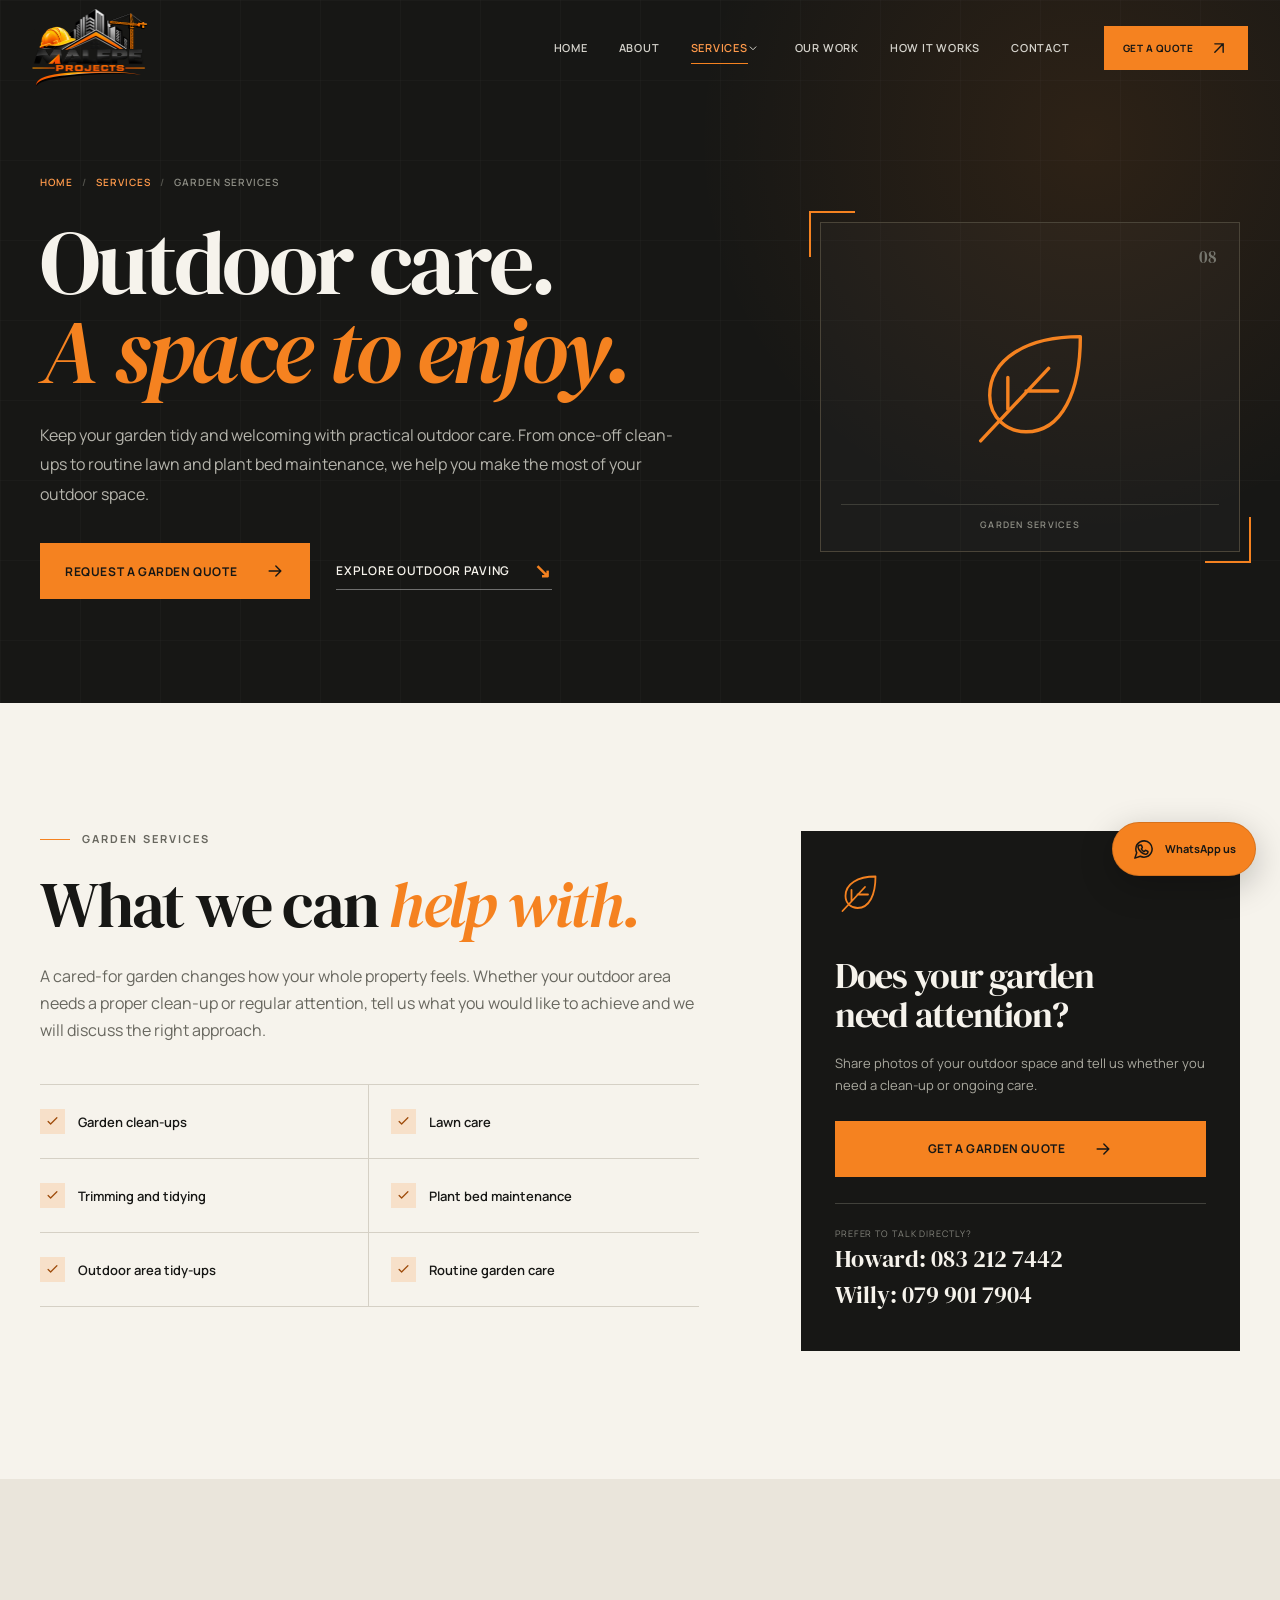
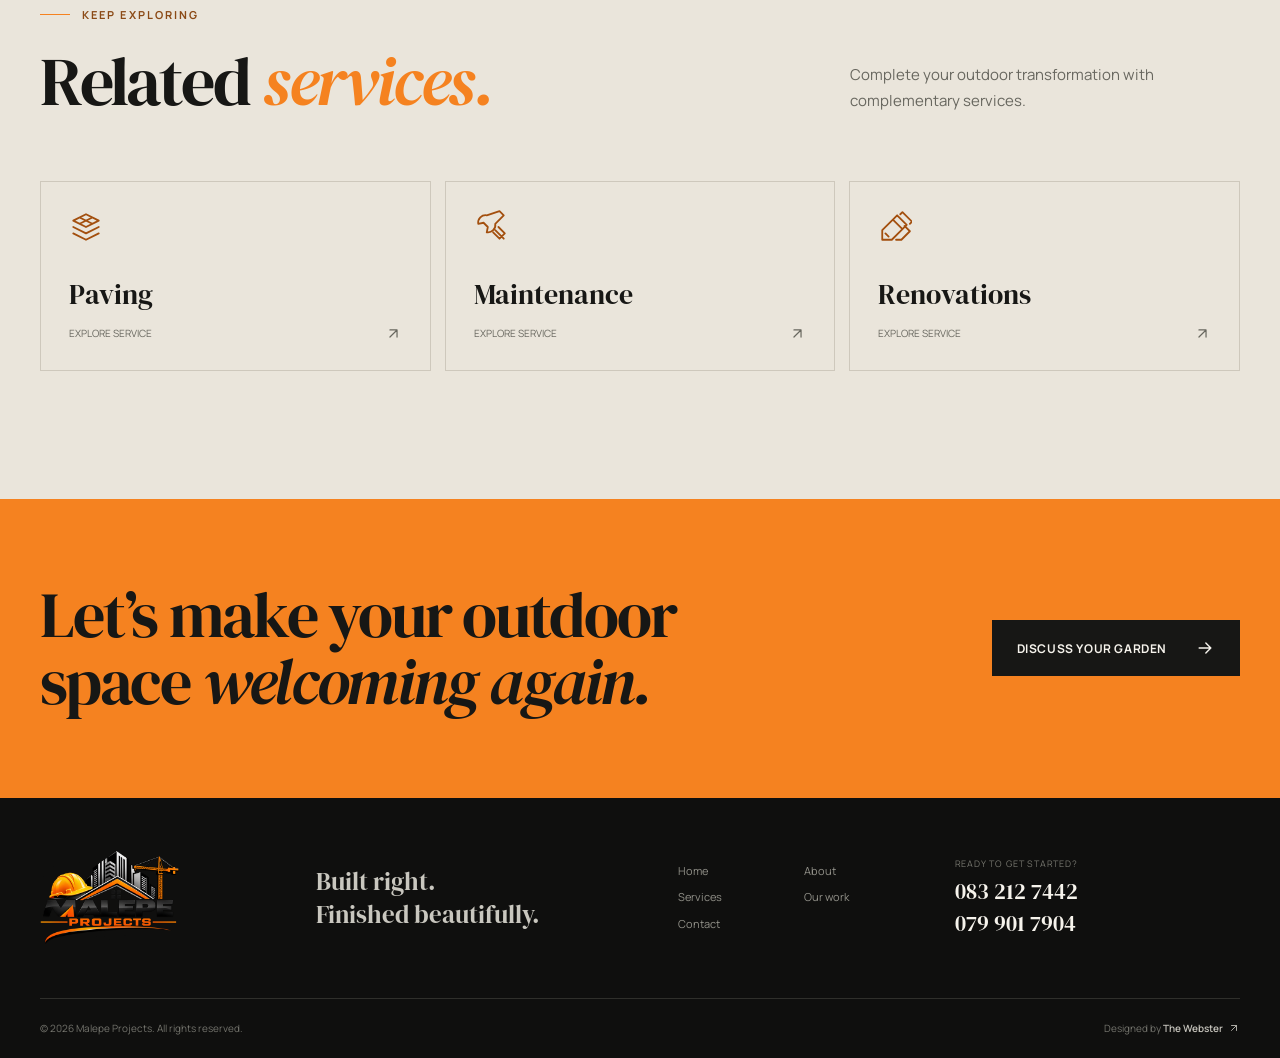
<file: garden-services.html>
<!DOCTYPE html><html lang="en"><head>
<meta charset="UTF-8"><meta name="viewport" content="width=device-width, initial-scale=1.0"><meta name="theme-color" content="#171715"><meta name="description" content="Malepe Projects offers garden clean-ups, lawn care, trimming, plant bed maintenance, outdoor tidy-ups and routine garden care."><meta name="robots" content="index, follow"><meta property="og:type" content="website"><meta property="og:title" content="Garden Services | Malepe Projects"><meta property="og:description" content="Garden clean-ups and ongoing care for tidy, welcoming outdoor spaces."><meta property="og:url" content="https://thewebster0326.github.io/malepe-projects/garden-services.html"><meta property="og:image" content="https://thewebster0326.github.io/malepe-projects/455459.jpg"><meta name="twitter:card" content="summary_large_image"><link rel="canonical" href="https://thewebster0326.github.io/malepe-projects/garden-services.html"><link rel="icon" href="favicon.svg" type="image/svg+xml"><link rel="preconnect" href="https://fonts.googleapis.com"><link rel="preconnect" href="https://fonts.gstatic.com" crossorigin><link href="https://fonts.googleapis.com/css2?family=DM+Serif+Display:ital@0;1&family=Manrope:wght@400;500;600;700&display=swap" rel="stylesheet"><link rel="stylesheet" href="styles.css"><script>document.documentElement.classList.add('js');</script><script src="script.js" defer></script><title>Garden Services | Malepe Projects</title></head>
<body><a class="skip-link" href="#main-content">Skip to main content</a>
<header class="site-header" id="site-header"><div class="nav-shell"><a class="brand" href="index.html" aria-label="Malepe Projects home"><img src="assets/malepe-logo.png" alt="Malepe Projects" width="116" height="80"></a><nav class="primary-nav" id="primary-navigation" aria-label="Primary navigation"><a class="nav-link" href="index.html">Home</a><a class="nav-link" href="about.html">About</a><div class="nav-services"><div class="nav-services-label"><a class="nav-link active" href="services.html">Services</a><button class="submenu-toggle" type="button" aria-expanded="false" aria-controls="services-submenu" aria-label="Show services menu"><svg aria-hidden="true"><use href="icons.svg#icon-chevron"/></svg></button></div><div class="services-submenu" id="services-submenu"><a class="all-services-link" href="services.html">All services</a><a href="building.html">Building</a><a href="paving.html">Paving</a><a href="painting.html">Painting</a><a href="plumbing.html">Plumbing</a><a href="tiling.html">Tiling</a><a href="renovations.html">Renovations</a><a href="maintenance.html">Maintenance</a><a class="active" href="garden-services.html" aria-current="page">Garden services</a></div></div><a class="nav-link" href="projects.html">Our work</a><a class="nav-link" href="index.html#process">How it works</a><a class="nav-link" href="contact.html">Contact</a><div class="mobile-nav-contact"><span>Speak to our team</span><a href="tel:+27832127442">083 212 7442</a></div></nav><a class="button button-small header-cta" href="contact.html">Get a quote <svg aria-hidden="true"><use href="icons.svg#icon-arrow-up"/></svg></a><button class="menu-toggle" type="button" aria-expanded="false" aria-controls="primary-navigation" aria-label="Open navigation menu"><span></span><span></span></button></div></header>
<main id="main-content">
<section class="page-hero" aria-labelledby="page-title"><div class="container page-hero-grid"><div class="page-hero-copy" data-reveal><p class="breadcrumb"><a href="index.html">Home</a><span aria-hidden="true">/</span><a href="services.html">Services</a><span aria-hidden="true">/</span><span>Garden services</span></p><h1 id="page-title">Outdoor care.<br><em>A space to enjoy.</em></h1><p>Keep your garden tidy and welcoming with practical outdoor care. From once-off clean-ups to routine lawn and plant bed maintenance, we help you make the most of your outdoor space.</p><div class="page-hero-actions"><a class="button button-primary" href="contact.html?service=Garden%20services">Request a garden quote <svg aria-hidden="true"><use href="icons.svg#icon-arrow"/></svg></a><a class="text-link" href="paving.html">Explore outdoor paving <span aria-hidden="true">↘</span></a></div></div><div class="page-hero-art" data-reveal aria-hidden="true"><span>08</span><svg><use href="icons.svg#icon-garden"/></svg><small>Garden services</small></div></div></section>
<section class="section service-details" aria-labelledby="included-title"><div class="container service-details-grid"><div class="service-details-main" data-reveal><p class="section-kicker">Garden services</p><h2 id="included-title">What we can <em>help with.</em></h2><p>A cared-for garden changes how your whole property feels. Whether your outdoor area needs a proper clean-up or regular attention, tell us what you would like to achieve and we will discuss the right approach.</p><ul class="included-list"><li><span><svg aria-hidden="true"><use href="icons.svg#icon-check"/></svg></span>Garden clean-ups</li><li><span><svg aria-hidden="true"><use href="icons.svg#icon-check"/></svg></span>Lawn care</li><li><span><svg aria-hidden="true"><use href="icons.svg#icon-check"/></svg></span>Trimming and tidying</li><li><span><svg aria-hidden="true"><use href="icons.svg#icon-check"/></svg></span>Plant bed maintenance</li><li><span><svg aria-hidden="true"><use href="icons.svg#icon-check"/></svg></span>Outdoor area tidy-ups</li><li><span><svg aria-hidden="true"><use href="icons.svg#icon-check"/></svg></span>Routine garden care</li></ul></div><aside class="service-quote-card" data-reveal><svg aria-hidden="true"><use href="icons.svg#icon-garden"/></svg><h2>Does your garden need attention?</h2><p>Share photos of your outdoor space and tell us whether you need a clean-up or ongoing care.</p><a class="button button-primary" href="contact.html?service=Garden%20services">Get a garden quote <svg aria-hidden="true"><use href="icons.svg#icon-arrow"/></svg></a><div class="service-direct-contact"><span>Prefer to talk directly?</span><a href="tel:+27832127442">Howard: 083 212 7442</a><a href="tel:+27799017904">Willy: 079 901 7904</a></div></aside></div></section>
<section class="section related-services" aria-labelledby="related-title"><div class="container"><div class="section-heading" data-reveal><div><p class="section-kicker">Keep exploring</p><h2 id="related-title">Related <em>services.</em></h2></div><p>Complete your outdoor transformation with complementary services.</p></div><div class="related-grid"><a class="related-card" href="paving.html"><svg aria-hidden="true"><use href="icons.svg#icon-paving"/></svg><h3>Paving</h3><span>Explore service <svg aria-hidden="true"><use href="icons.svg#icon-arrow-up"/></svg></span></a><a class="related-card" href="maintenance.html"><svg aria-hidden="true"><use href="icons.svg#icon-maintenance"/></svg><h3>Maintenance</h3><span>Explore service <svg aria-hidden="true"><use href="icons.svg#icon-arrow-up"/></svg></span></a><a class="related-card" href="renovations.html"><svg aria-hidden="true"><use href="icons.svg#icon-renovations"/></svg><h3>Renovations</h3><span>Explore service <svg aria-hidden="true"><use href="icons.svg#icon-arrow-up"/></svg></span></a></div></div></section>
<section class="simple-cta" aria-labelledby="cta-title"><div class="container simple-cta-inner" data-reveal><h2 id="cta-title">Let’s make your outdoor space <em>welcoming again.</em></h2><a class="button" href="contact.html?service=Garden%20services">Discuss your garden <svg aria-hidden="true"><use href="icons.svg#icon-arrow"/></svg></a></div></section>
</main><footer class="site-footer"><div class="container footer-main"><a class="footer-brand" href="index.html" aria-label="Malepe Projects home"><img src="assets/malepe-logo.png" alt="Malepe Projects" width="150" height="103" loading="lazy"></a><p class="footer-tagline">Built right.<br>Finished beautifully.</p><nav class="footer-nav" aria-label="Footer navigation"><a href="index.html">Home</a><a href="about.html">About</a><a href="services.html">Services</a><a href="projects.html">Our work</a><a href="contact.html">Contact</a></nav><div class="footer-contact"><span>Ready to get started?</span><a href="tel:+27832127442">083 212 7442</a><a href="tel:+27799017904">079 901 7904</a></div></div><div class="container footer-bottom"><p>&copy; <span id="current-year">2026</span> Malepe Projects. All rights reserved.</p><p>Designed by <a href="https://thewebster.co.za/" target="_blank" rel="noopener noreferrer">The Webster <svg aria-hidden="true"><use href="icons.svg#icon-arrow-up"/></svg></a></p></div></footer><a class="floating-whatsapp" href="https://wa.me/27832127442?text=Hello%20Malepe%20Projects%2C%20I%27d%20like%20to%20request%20a%20garden%20services%20quote." target="_blank" rel="noopener noreferrer" aria-label="Request a garden services quote on WhatsApp"><svg aria-hidden="true"><use href="icons.svg#icon-whatsapp"/></svg><span>WhatsApp us</span></a></body></html>
</file>
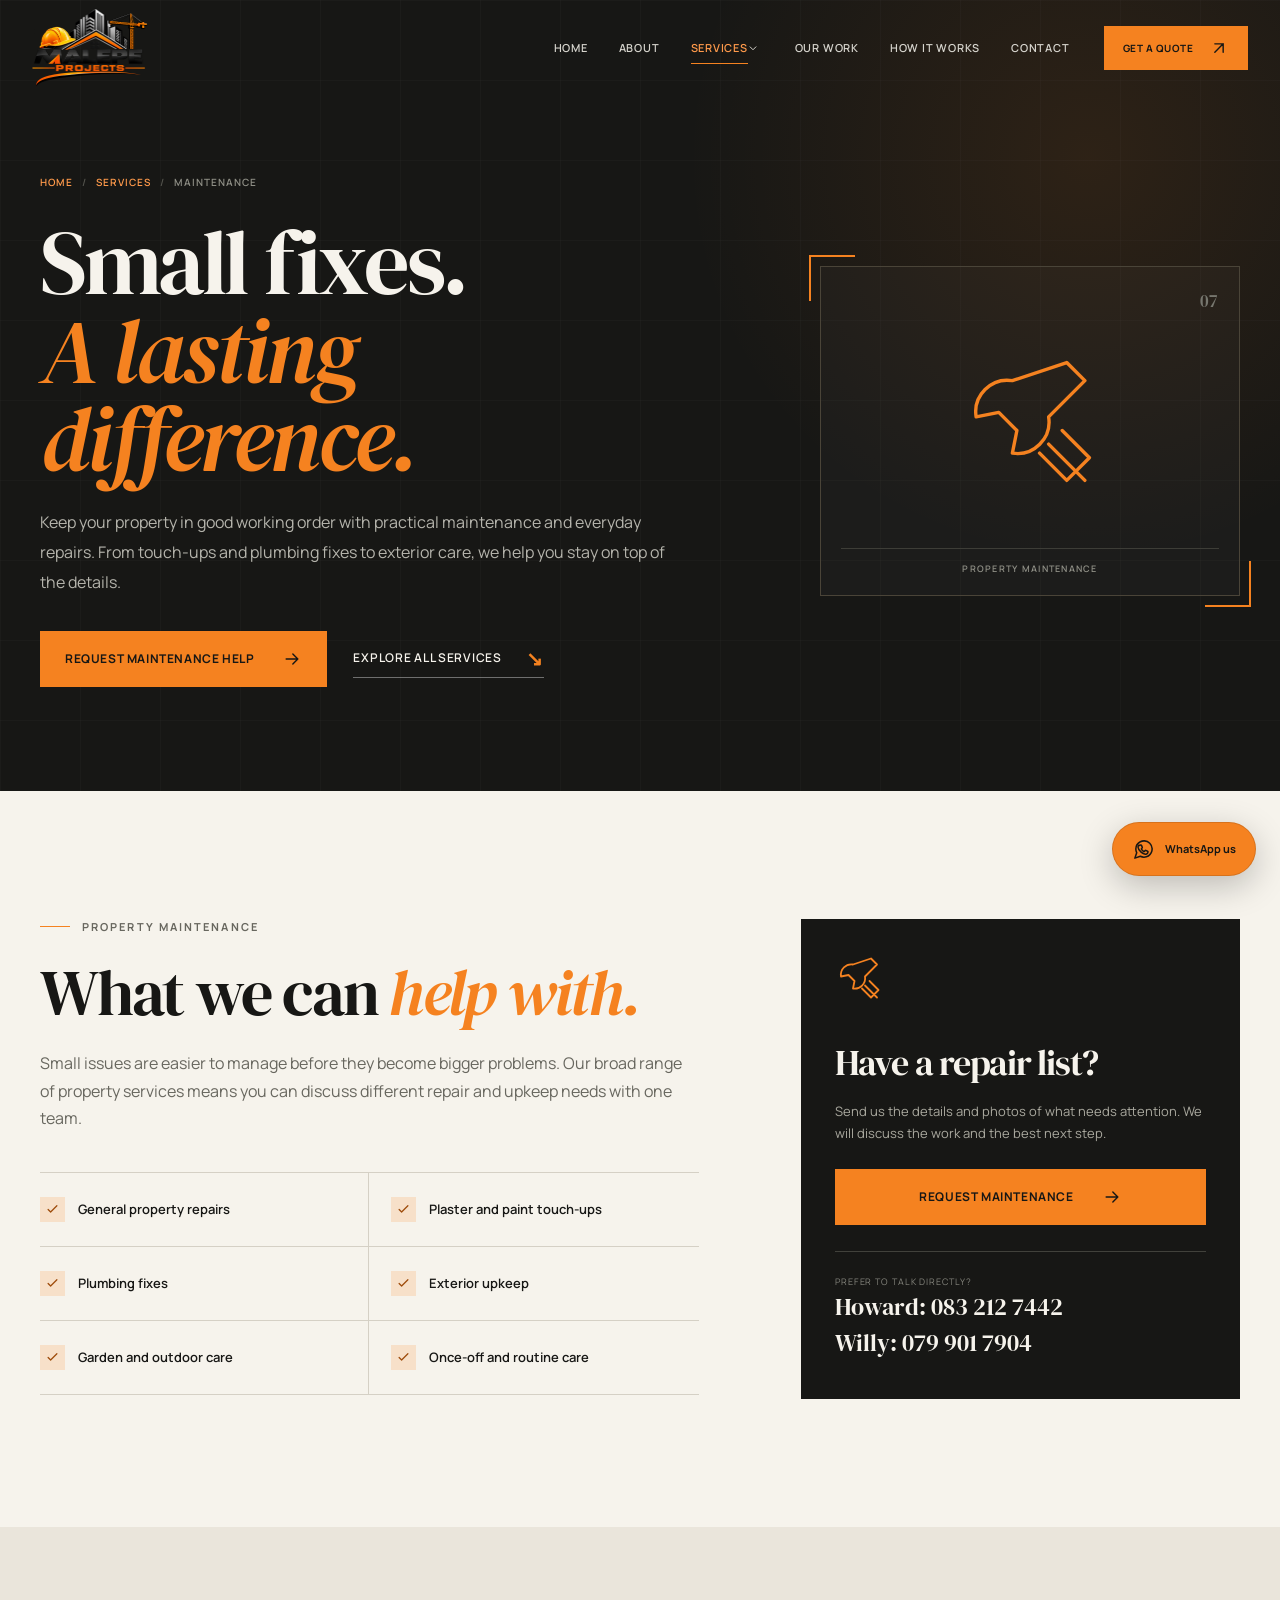
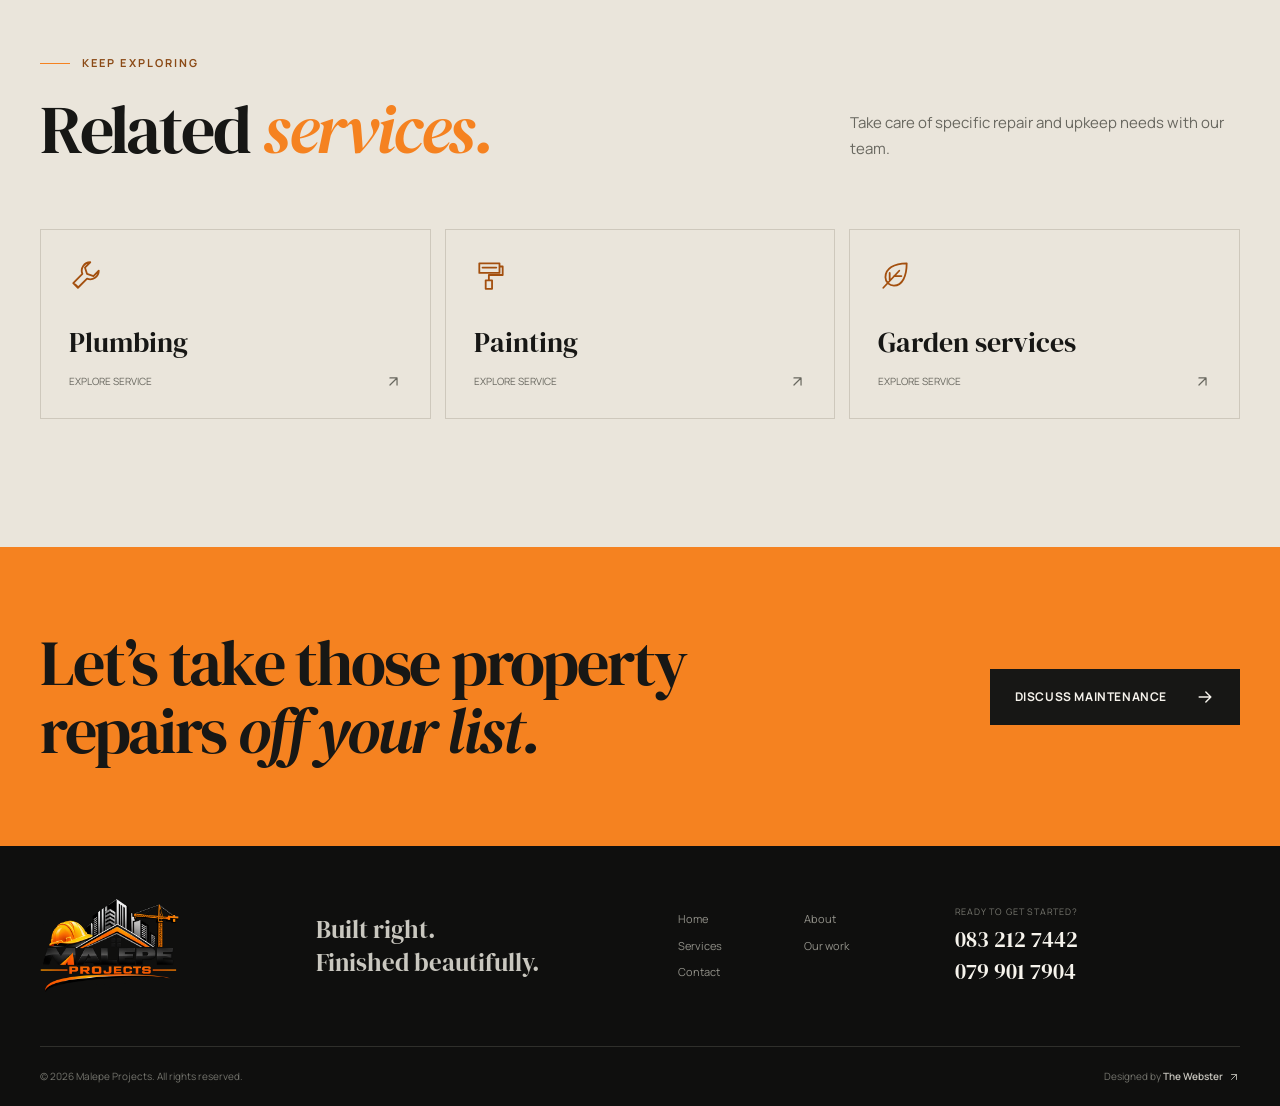
<file: maintenance.html>
<!DOCTYPE html><html lang="en"><head>
<meta charset="UTF-8"><meta name="viewport" content="width=device-width, initial-scale=1.0"><meta name="theme-color" content="#171715"><meta name="description" content="Malepe Projects offers general property maintenance, repairs, plaster and paint touch-ups, plumbing fixes, exterior upkeep and garden care."><meta name="robots" content="index, follow"><meta property="og:type" content="website"><meta property="og:title" content="Property Maintenance | Malepe Projects"><meta property="og:description" content="Everyday repairs and practical property care to keep your space in good order."><meta property="og:url" content="https://thewebster0326.github.io/malepe-projects/maintenance.html"><meta property="og:image" content="https://thewebster0326.github.io/malepe-projects/455459.jpg"><meta name="twitter:card" content="summary_large_image"><link rel="canonical" href="https://thewebster0326.github.io/malepe-projects/maintenance.html"><link rel="icon" href="favicon.svg" type="image/svg+xml"><link rel="preconnect" href="https://fonts.googleapis.com"><link rel="preconnect" href="https://fonts.gstatic.com" crossorigin><link href="https://fonts.googleapis.com/css2?family=DM+Serif+Display:ital@0;1&family=Manrope:wght@400;500;600;700&display=swap" rel="stylesheet"><link rel="stylesheet" href="styles.css"><script>document.documentElement.classList.add('js');</script><script src="script.js" defer></script><title>Property Maintenance | Malepe Projects</title></head>
<body><a class="skip-link" href="#main-content">Skip to main content</a>
<header class="site-header" id="site-header"><div class="nav-shell"><a class="brand" href="index.html" aria-label="Malepe Projects home"><img src="assets/malepe-logo.png" alt="Malepe Projects" width="116" height="80"></a><nav class="primary-nav" id="primary-navigation" aria-label="Primary navigation"><a class="nav-link" href="index.html">Home</a><a class="nav-link" href="about.html">About</a><div class="nav-services"><div class="nav-services-label"><a class="nav-link active" href="services.html">Services</a><button class="submenu-toggle" type="button" aria-expanded="false" aria-controls="services-submenu" aria-label="Show services menu"><svg aria-hidden="true"><use href="icons.svg#icon-chevron"/></svg></button></div><div class="services-submenu" id="services-submenu"><a class="all-services-link" href="services.html">All services</a><a href="building.html">Building</a><a href="paving.html">Paving</a><a href="painting.html">Painting</a><a href="plumbing.html">Plumbing</a><a href="tiling.html">Tiling</a><a href="renovations.html">Renovations</a><a class="active" href="maintenance.html" aria-current="page">Maintenance</a><a href="garden-services.html">Garden services</a></div></div><a class="nav-link" href="projects.html">Our work</a><a class="nav-link" href="index.html#process">How it works</a><a class="nav-link" href="contact.html">Contact</a><div class="mobile-nav-contact"><span>Speak to our team</span><a href="tel:+27832127442">083 212 7442</a></div></nav><a class="button button-small header-cta" href="contact.html">Get a quote <svg aria-hidden="true"><use href="icons.svg#icon-arrow-up"/></svg></a><button class="menu-toggle" type="button" aria-expanded="false" aria-controls="primary-navigation" aria-label="Open navigation menu"><span></span><span></span></button></div></header>
<main id="main-content">
<section class="page-hero" aria-labelledby="page-title"><div class="container page-hero-grid"><div class="page-hero-copy" data-reveal><p class="breadcrumb"><a href="index.html">Home</a><span aria-hidden="true">/</span><a href="services.html">Services</a><span aria-hidden="true">/</span><span>Maintenance</span></p><h1 id="page-title">Small fixes.<br><em>A lasting difference.</em></h1><p>Keep your property in good working order with practical maintenance and everyday repairs. From touch-ups and plumbing fixes to exterior care, we help you stay on top of the details.</p><div class="page-hero-actions"><a class="button button-primary" href="contact.html?service=Maintenance">Request maintenance help <svg aria-hidden="true"><use href="icons.svg#icon-arrow"/></svg></a><a class="text-link" href="services.html">Explore all services <span aria-hidden="true">↘</span></a></div></div><div class="page-hero-art" data-reveal aria-hidden="true"><span>07</span><svg><use href="icons.svg#icon-maintenance"/></svg><small>Property maintenance</small></div></div></section>
<section class="section service-details" aria-labelledby="included-title"><div class="container service-details-grid"><div class="service-details-main" data-reveal><p class="section-kicker">Property maintenance</p><h2 id="included-title">What we can <em>help with.</em></h2><p>Small issues are easier to manage before they become bigger problems. Our broad range of property services means you can discuss different repair and upkeep needs with one team.</p><ul class="included-list"><li><span><svg aria-hidden="true"><use href="icons.svg#icon-check"/></svg></span>General property repairs</li><li><span><svg aria-hidden="true"><use href="icons.svg#icon-check"/></svg></span>Plaster and paint touch-ups</li><li><span><svg aria-hidden="true"><use href="icons.svg#icon-check"/></svg></span>Plumbing fixes</li><li><span><svg aria-hidden="true"><use href="icons.svg#icon-check"/></svg></span>Exterior upkeep</li><li><span><svg aria-hidden="true"><use href="icons.svg#icon-check"/></svg></span>Garden and outdoor care</li><li><span><svg aria-hidden="true"><use href="icons.svg#icon-check"/></svg></span>Once-off and routine care</li></ul></div><aside class="service-quote-card" data-reveal><svg aria-hidden="true"><use href="icons.svg#icon-maintenance"/></svg><h2>Have a repair list?</h2><p>Send us the details and photos of what needs attention. We will discuss the work and the best next step.</p><a class="button button-primary" href="contact.html?service=Maintenance">Request maintenance <svg aria-hidden="true"><use href="icons.svg#icon-arrow"/></svg></a><div class="service-direct-contact"><span>Prefer to talk directly?</span><a href="tel:+27832127442">Howard: 083 212 7442</a><a href="tel:+27799017904">Willy: 079 901 7904</a></div></aside></div></section>
<section class="section related-services" aria-labelledby="related-title"><div class="container"><div class="section-heading" data-reveal><div><p class="section-kicker">Keep exploring</p><h2 id="related-title">Related <em>services.</em></h2></div><p>Take care of specific repair and upkeep needs with our team.</p></div><div class="related-grid"><a class="related-card" href="plumbing.html"><svg aria-hidden="true"><use href="icons.svg#icon-plumbing"/></svg><h3>Plumbing</h3><span>Explore service <svg aria-hidden="true"><use href="icons.svg#icon-arrow-up"/></svg></span></a><a class="related-card" href="painting.html"><svg aria-hidden="true"><use href="icons.svg#icon-painting"/></svg><h3>Painting</h3><span>Explore service <svg aria-hidden="true"><use href="icons.svg#icon-arrow-up"/></svg></span></a><a class="related-card" href="garden-services.html"><svg aria-hidden="true"><use href="icons.svg#icon-garden"/></svg><h3>Garden services</h3><span>Explore service <svg aria-hidden="true"><use href="icons.svg#icon-arrow-up"/></svg></span></a></div></div></section>
<section class="simple-cta" aria-labelledby="cta-title"><div class="container simple-cta-inner" data-reveal><h2 id="cta-title">Let’s take those property repairs <em>off your list.</em></h2><a class="button" href="contact.html?service=Maintenance">Discuss maintenance <svg aria-hidden="true"><use href="icons.svg#icon-arrow"/></svg></a></div></section>
</main><footer class="site-footer"><div class="container footer-main"><a class="footer-brand" href="index.html" aria-label="Malepe Projects home"><img src="assets/malepe-logo.png" alt="Malepe Projects" width="150" height="103" loading="lazy"></a><p class="footer-tagline">Built right.<br>Finished beautifully.</p><nav class="footer-nav" aria-label="Footer navigation"><a href="index.html">Home</a><a href="about.html">About</a><a href="services.html">Services</a><a href="projects.html">Our work</a><a href="contact.html">Contact</a></nav><div class="footer-contact"><span>Ready to get started?</span><a href="tel:+27832127442">083 212 7442</a><a href="tel:+27799017904">079 901 7904</a></div></div><div class="container footer-bottom"><p>&copy; <span id="current-year">2026</span> Malepe Projects. All rights reserved.</p><p>Designed by <a href="https://thewebster.co.za/" target="_blank" rel="noopener noreferrer">The Webster <svg aria-hidden="true"><use href="icons.svg#icon-arrow-up"/></svg></a></p></div></footer><a class="floating-whatsapp" href="https://wa.me/27832127442?text=Hello%20Malepe%20Projects%2C%20I%27d%20like%20to%20request%20maintenance%20help." target="_blank" rel="noopener noreferrer" aria-label="Request maintenance help on WhatsApp"><svg aria-hidden="true"><use href="icons.svg#icon-whatsapp"/></svg><span>WhatsApp us</span></a></body></html>
</file>
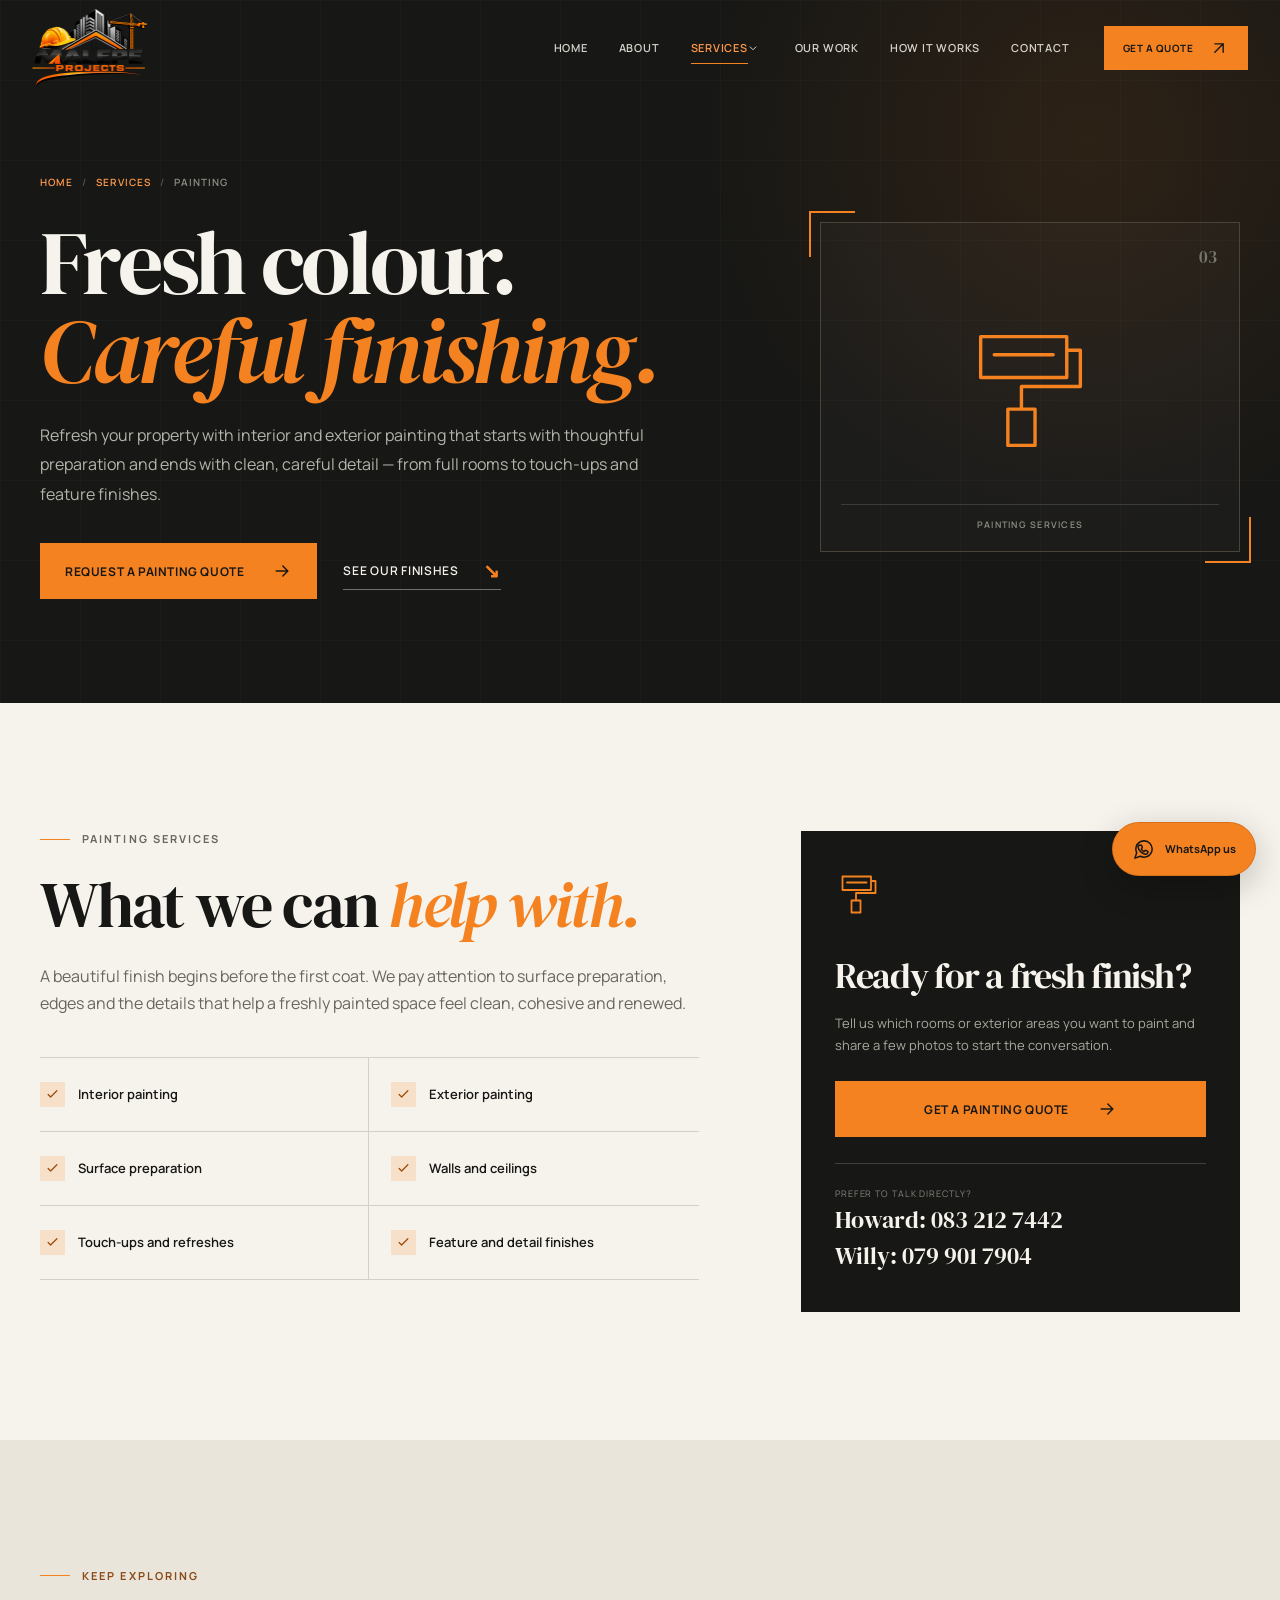
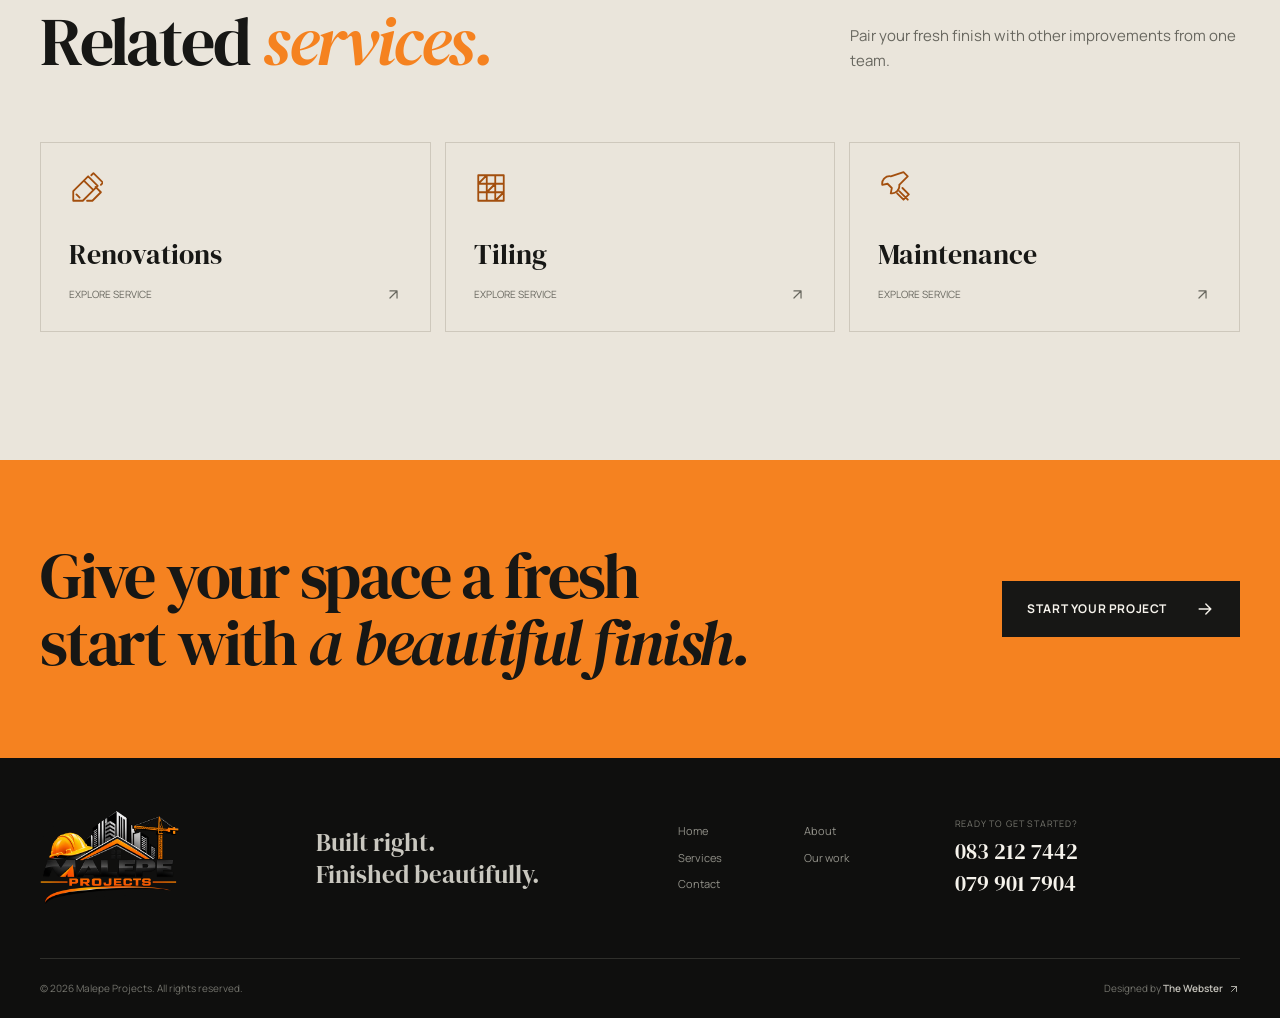
<file: painting.html>
<!DOCTYPE html><html lang="en"><head>
<meta charset="UTF-8"><meta name="viewport" content="width=device-width, initial-scale=1.0"><meta name="theme-color" content="#171715"><meta name="description" content="Malepe Projects offers interior and exterior painting, surface preparation, wall and ceiling painting, touch-ups and detailed finishes."><meta name="robots" content="index, follow"><meta property="og:type" content="website"><meta property="og:title" content="Painting Services | Malepe Projects"><meta property="og:description" content="Fresh colour and careful finishing for interior and exterior spaces."><meta property="og:url" content="https://thewebster0326.github.io/malepe-projects/painting.html"><meta property="og:image" content="https://thewebster0326.github.io/malepe-projects/455455.jpg"><meta name="twitter:card" content="summary_large_image"><link rel="canonical" href="https://thewebster0326.github.io/malepe-projects/painting.html"><link rel="icon" href="favicon.svg" type="image/svg+xml"><link rel="preconnect" href="https://fonts.googleapis.com"><link rel="preconnect" href="https://fonts.gstatic.com" crossorigin><link href="https://fonts.googleapis.com/css2?family=DM+Serif+Display:ital@0;1&family=Manrope:wght@400;500;600;700&display=swap" rel="stylesheet"><link rel="stylesheet" href="styles.css"><script>document.documentElement.classList.add('js');</script><script src="script.js" defer></script><title>Painting Services | Malepe Projects</title></head>
<body><a class="skip-link" href="#main-content">Skip to main content</a>
<header class="site-header" id="site-header"><div class="nav-shell"><a class="brand" href="index.html" aria-label="Malepe Projects home"><img src="assets/malepe-logo.png" alt="Malepe Projects" width="116" height="80"></a><nav class="primary-nav" id="primary-navigation" aria-label="Primary navigation"><a class="nav-link" href="index.html">Home</a><a class="nav-link" href="about.html">About</a><div class="nav-services"><div class="nav-services-label"><a class="nav-link active" href="services.html">Services</a><button class="submenu-toggle" type="button" aria-expanded="false" aria-controls="services-submenu" aria-label="Show services menu"><svg aria-hidden="true"><use href="icons.svg#icon-chevron"/></svg></button></div><div class="services-submenu" id="services-submenu"><a class="all-services-link" href="services.html">All services</a><a href="building.html">Building</a><a href="paving.html">Paving</a><a class="active" href="painting.html" aria-current="page">Painting</a><a href="plumbing.html">Plumbing</a><a href="tiling.html">Tiling</a><a href="renovations.html">Renovations</a><a href="maintenance.html">Maintenance</a><a href="garden-services.html">Garden services</a></div></div><a class="nav-link" href="projects.html">Our work</a><a class="nav-link" href="index.html#process">How it works</a><a class="nav-link" href="contact.html">Contact</a><div class="mobile-nav-contact"><span>Speak to our team</span><a href="tel:+27832127442">083 212 7442</a></div></nav><a class="button button-small header-cta" href="contact.html">Get a quote <svg aria-hidden="true"><use href="icons.svg#icon-arrow-up"/></svg></a><button class="menu-toggle" type="button" aria-expanded="false" aria-controls="primary-navigation" aria-label="Open navigation menu"><span></span><span></span></button></div></header>
<main id="main-content">
<section class="page-hero" aria-labelledby="page-title"><div class="container page-hero-grid"><div class="page-hero-copy" data-reveal><p class="breadcrumb"><a href="index.html">Home</a><span aria-hidden="true">/</span><a href="services.html">Services</a><span aria-hidden="true">/</span><span>Painting</span></p><h1 id="page-title">Fresh colour.<br><em>Careful finishing.</em></h1><p>Refresh your property with interior and exterior painting that starts with thoughtful preparation and ends with clean, careful detail — from full rooms to touch-ups and feature finishes.</p><div class="page-hero-actions"><a class="button button-primary" href="contact.html?service=Painting">Request a painting quote <svg aria-hidden="true"><use href="icons.svg#icon-arrow"/></svg></a><a class="text-link" href="projects.html">See our finishes <span aria-hidden="true">↘</span></a></div></div><div class="page-hero-art" data-reveal aria-hidden="true"><span>03</span><svg><use href="icons.svg#icon-painting"/></svg><small>Painting services</small></div></div></section>
<section class="section service-details" aria-labelledby="included-title"><div class="container service-details-grid"><div class="service-details-main" data-reveal><p class="section-kicker">Painting services</p><h2 id="included-title">What we can <em>help with.</em></h2><p>A beautiful finish begins before the first coat. We pay attention to surface preparation, edges and the details that help a freshly painted space feel clean, cohesive and renewed.</p><ul class="included-list"><li><span><svg aria-hidden="true"><use href="icons.svg#icon-check"/></svg></span>Interior painting</li><li><span><svg aria-hidden="true"><use href="icons.svg#icon-check"/></svg></span>Exterior painting</li><li><span><svg aria-hidden="true"><use href="icons.svg#icon-check"/></svg></span>Surface preparation</li><li><span><svg aria-hidden="true"><use href="icons.svg#icon-check"/></svg></span>Walls and ceilings</li><li><span><svg aria-hidden="true"><use href="icons.svg#icon-check"/></svg></span>Touch-ups and refreshes</li><li><span><svg aria-hidden="true"><use href="icons.svg#icon-check"/></svg></span>Feature and detail finishes</li></ul></div><aside class="service-quote-card" data-reveal><svg aria-hidden="true"><use href="icons.svg#icon-painting"/></svg><h2>Ready for a fresh finish?</h2><p>Tell us which rooms or exterior areas you want to paint and share a few photos to start the conversation.</p><a class="button button-primary" href="contact.html?service=Painting">Get a painting quote <svg aria-hidden="true"><use href="icons.svg#icon-arrow"/></svg></a><div class="service-direct-contact"><span>Prefer to talk directly?</span><a href="tel:+27832127442">Howard: 083 212 7442</a><a href="tel:+27799017904">Willy: 079 901 7904</a></div></aside></div></section>
<section class="section related-services" aria-labelledby="related-title"><div class="container"><div class="section-heading" data-reveal><div><p class="section-kicker">Keep exploring</p><h2 id="related-title">Related <em>services.</em></h2></div><p>Pair your fresh finish with other improvements from one team.</p></div><div class="related-grid"><a class="related-card" href="renovations.html"><svg aria-hidden="true"><use href="icons.svg#icon-renovations"/></svg><h3>Renovations</h3><span>Explore service <svg aria-hidden="true"><use href="icons.svg#icon-arrow-up"/></svg></span></a><a class="related-card" href="tiling.html"><svg aria-hidden="true"><use href="icons.svg#icon-tiling"/></svg><h3>Tiling</h3><span>Explore service <svg aria-hidden="true"><use href="icons.svg#icon-arrow-up"/></svg></span></a><a class="related-card" href="maintenance.html"><svg aria-hidden="true"><use href="icons.svg#icon-maintenance"/></svg><h3>Maintenance</h3><span>Explore service <svg aria-hidden="true"><use href="icons.svg#icon-arrow-up"/></svg></span></a></div></div></section>
<section class="simple-cta" aria-labelledby="cta-title"><div class="container simple-cta-inner" data-reveal><h2 id="cta-title">Give your space a fresh start with <em>a beautiful finish.</em></h2><a class="button" href="contact.html?service=Painting">Start your project <svg aria-hidden="true"><use href="icons.svg#icon-arrow"/></svg></a></div></section>
</main><footer class="site-footer"><div class="container footer-main"><a class="footer-brand" href="index.html" aria-label="Malepe Projects home"><img src="assets/malepe-logo.png" alt="Malepe Projects" width="150" height="103" loading="lazy"></a><p class="footer-tagline">Built right.<br>Finished beautifully.</p><nav class="footer-nav" aria-label="Footer navigation"><a href="index.html">Home</a><a href="about.html">About</a><a href="services.html">Services</a><a href="projects.html">Our work</a><a href="contact.html">Contact</a></nav><div class="footer-contact"><span>Ready to get started?</span><a href="tel:+27832127442">083 212 7442</a><a href="tel:+27799017904">079 901 7904</a></div></div><div class="container footer-bottom"><p>&copy; <span id="current-year">2026</span> Malepe Projects. All rights reserved.</p><p>Designed by <a href="https://thewebster.co.za/" target="_blank" rel="noopener noreferrer">The Webster <svg aria-hidden="true"><use href="icons.svg#icon-arrow-up"/></svg></a></p></div></footer><a class="floating-whatsapp" href="https://wa.me/27832127442?text=Hello%20Malepe%20Projects%2C%20I%27d%20like%20to%20request%20a%20painting%20quote." target="_blank" rel="noopener noreferrer" aria-label="Request a painting quote on WhatsApp"><svg aria-hidden="true"><use href="icons.svg#icon-whatsapp"/></svg><span>WhatsApp us</span></a></body></html>
</file>
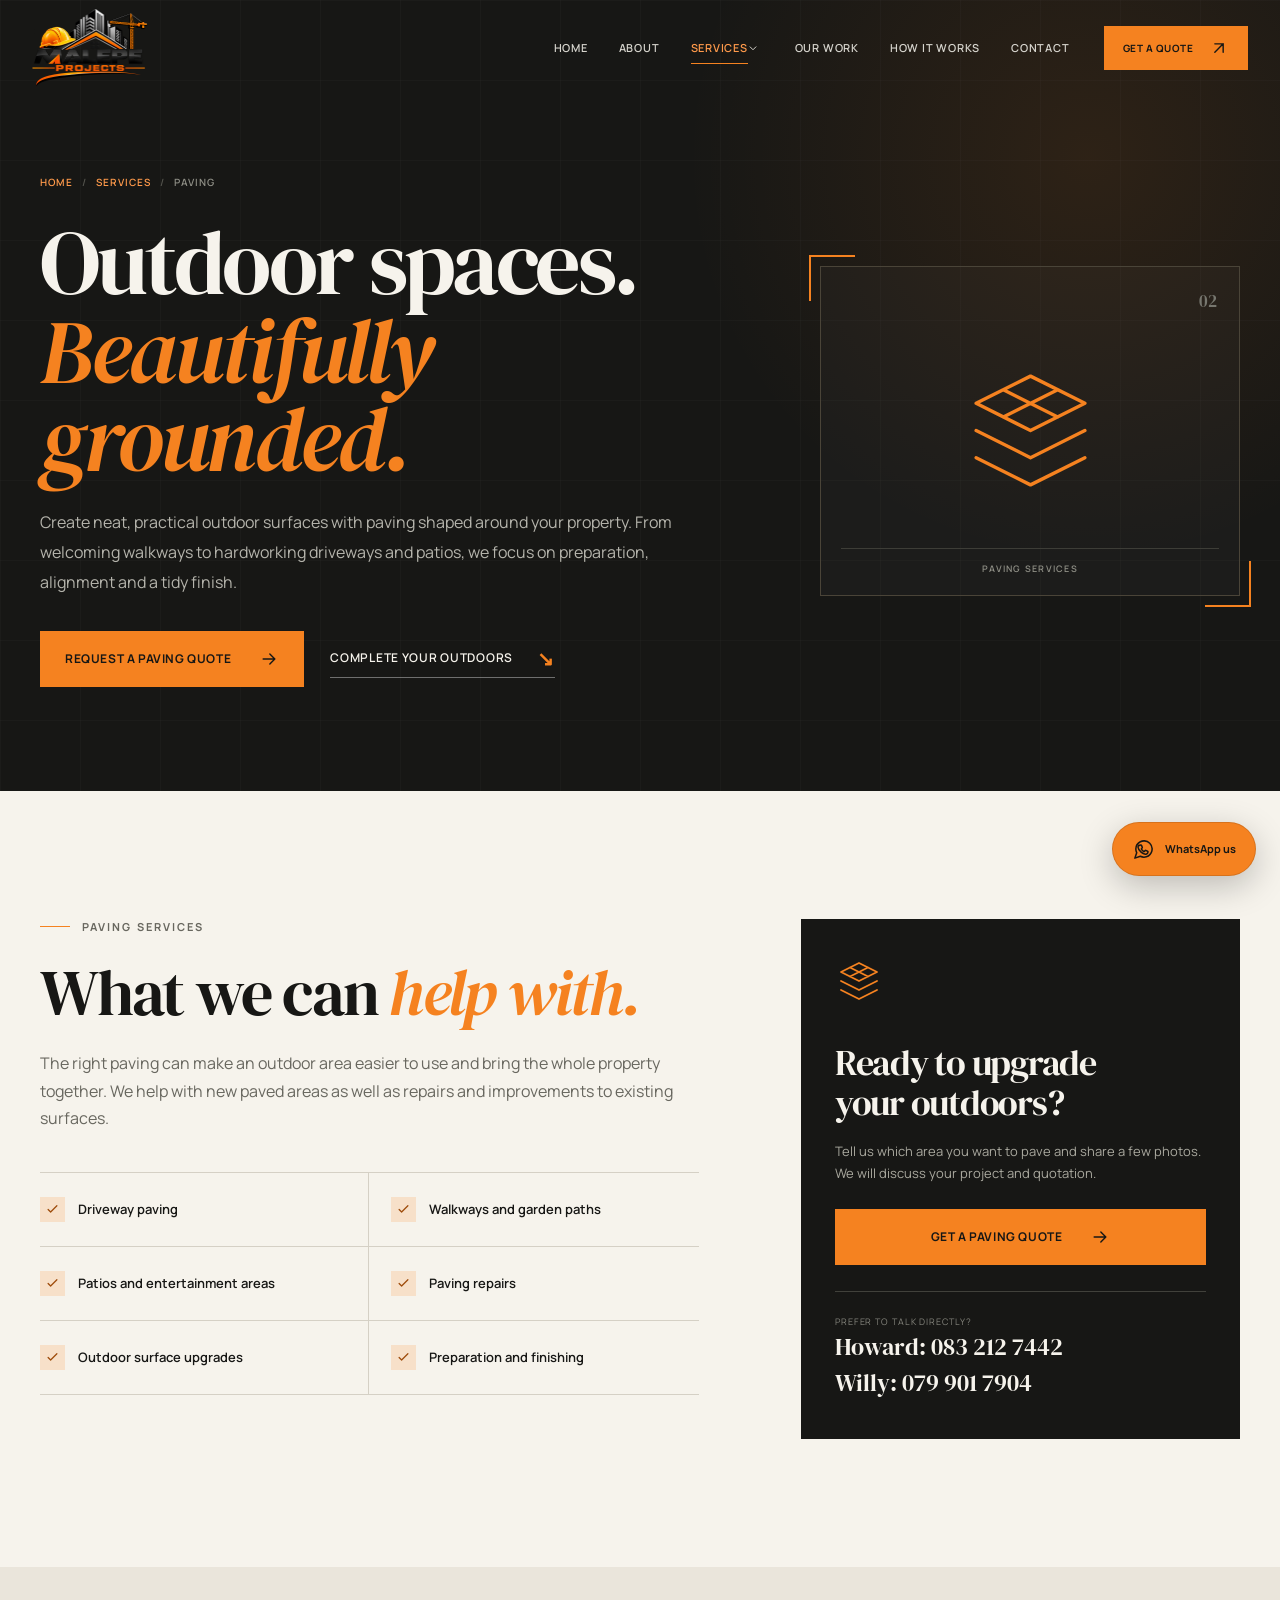
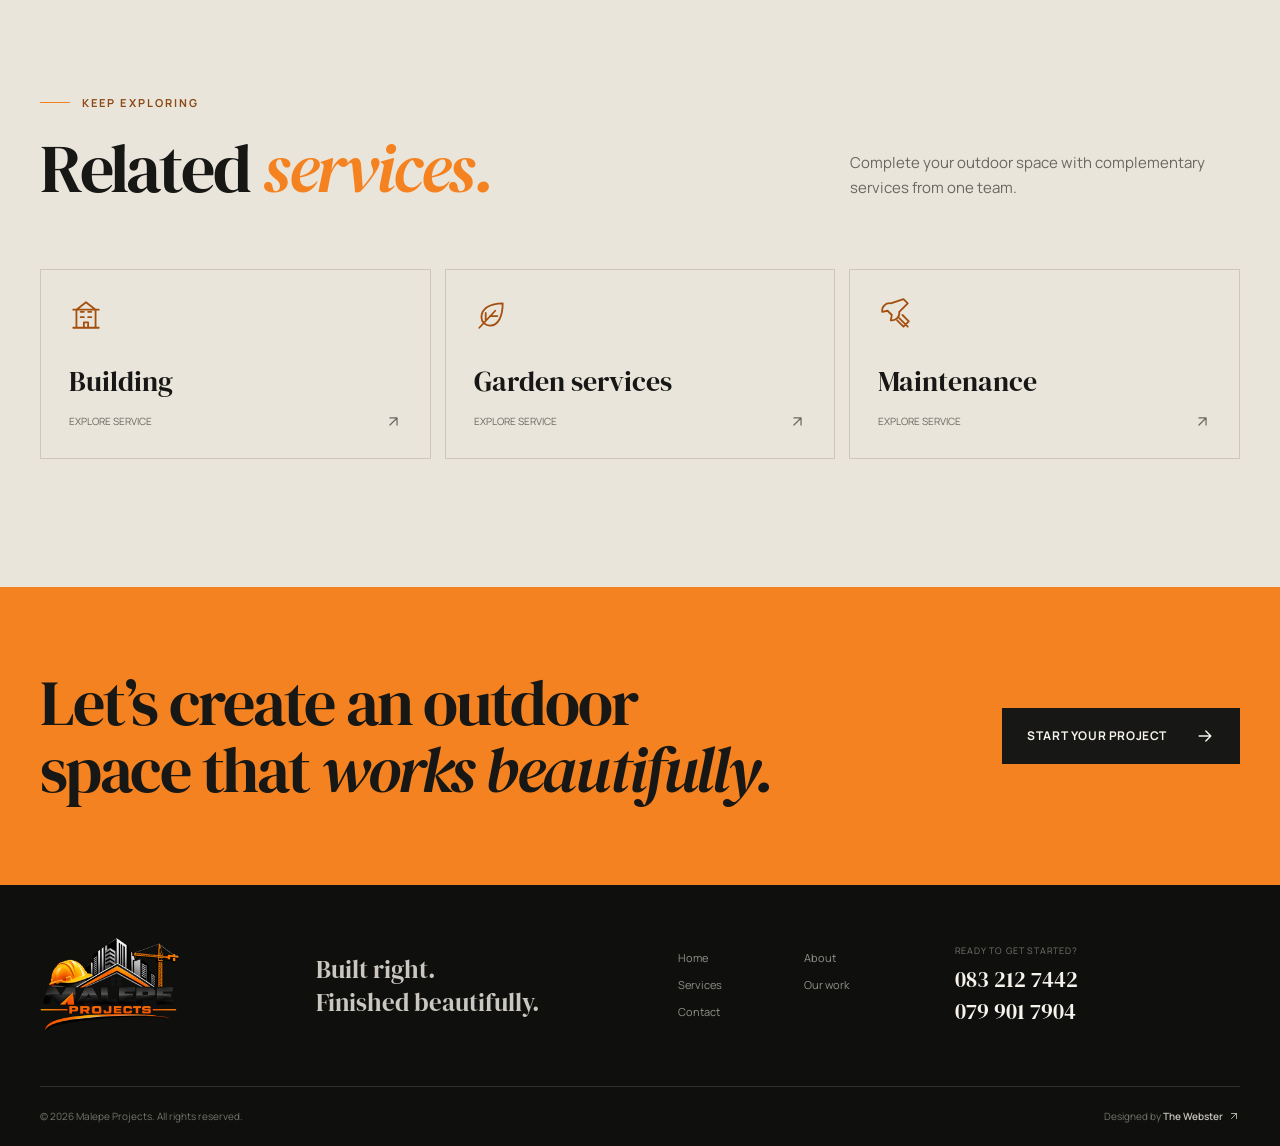
<file: paving.html>
<!DOCTYPE html><html lang="en"><head>
<meta charset="UTF-8"><meta name="viewport" content="width=device-width, initial-scale=1.0"><meta name="theme-color" content="#171715"><meta name="description" content="Malepe Projects provides neat, durable paving for driveways, walkways, patios and outdoor spaces, along with paving repairs and upgrades."><meta name="robots" content="index, follow"><meta property="og:type" content="website"><meta property="og:title" content="Paving Services | Malepe Projects"><meta property="og:description" content="Neat, durable paving for driveways, walkways, patios and outdoor areas."><meta property="og:url" content="https://thewebster0326.github.io/malepe-projects/paving.html"><meta property="og:image" content="https://thewebster0326.github.io/malepe-projects/455457.jpg"><meta name="twitter:card" content="summary_large_image"><link rel="canonical" href="https://thewebster0326.github.io/malepe-projects/paving.html"><link rel="icon" href="favicon.svg" type="image/svg+xml"><link rel="preconnect" href="https://fonts.googleapis.com"><link rel="preconnect" href="https://fonts.gstatic.com" crossorigin><link href="https://fonts.googleapis.com/css2?family=DM+Serif+Display:ital@0;1&family=Manrope:wght@400;500;600;700&display=swap" rel="stylesheet"><link rel="stylesheet" href="styles.css"><script>document.documentElement.classList.add('js');</script><script src="script.js" defer></script><title>Paving Services | Malepe Projects</title></head>
<body><a class="skip-link" href="#main-content">Skip to main content</a>
<header class="site-header" id="site-header"><div class="nav-shell"><a class="brand" href="index.html" aria-label="Malepe Projects home"><img src="assets/malepe-logo.png" alt="Malepe Projects" width="116" height="80"></a><nav class="primary-nav" id="primary-navigation" aria-label="Primary navigation"><a class="nav-link" href="index.html">Home</a><a class="nav-link" href="about.html">About</a><div class="nav-services"><div class="nav-services-label"><a class="nav-link active" href="services.html">Services</a><button class="submenu-toggle" type="button" aria-expanded="false" aria-controls="services-submenu" aria-label="Show services menu"><svg aria-hidden="true"><use href="icons.svg#icon-chevron"/></svg></button></div><div class="services-submenu" id="services-submenu"><a class="all-services-link" href="services.html">All services</a><a href="building.html">Building</a><a class="active" href="paving.html" aria-current="page">Paving</a><a href="painting.html">Painting</a><a href="plumbing.html">Plumbing</a><a href="tiling.html">Tiling</a><a href="renovations.html">Renovations</a><a href="maintenance.html">Maintenance</a><a href="garden-services.html">Garden services</a></div></div><a class="nav-link" href="projects.html">Our work</a><a class="nav-link" href="index.html#process">How it works</a><a class="nav-link" href="contact.html">Contact</a><div class="mobile-nav-contact"><span>Speak to our team</span><a href="tel:+27832127442">083 212 7442</a></div></nav><a class="button button-small header-cta" href="contact.html">Get a quote <svg aria-hidden="true"><use href="icons.svg#icon-arrow-up"/></svg></a><button class="menu-toggle" type="button" aria-expanded="false" aria-controls="primary-navigation" aria-label="Open navigation menu"><span></span><span></span></button></div></header>
<main id="main-content">
<section class="page-hero" aria-labelledby="page-title"><div class="container page-hero-grid"><div class="page-hero-copy" data-reveal><p class="breadcrumb"><a href="index.html">Home</a><span aria-hidden="true">/</span><a href="services.html">Services</a><span aria-hidden="true">/</span><span>Paving</span></p><h1 id="page-title">Outdoor spaces.<br><em>Beautifully grounded.</em></h1><p>Create neat, practical outdoor surfaces with paving shaped around your property. From welcoming walkways to hardworking driveways and patios, we focus on preparation, alignment and a tidy finish.</p><div class="page-hero-actions"><a class="button button-primary" href="contact.html?service=Paving">Request a paving quote <svg aria-hidden="true"><use href="icons.svg#icon-arrow"/></svg></a><a class="text-link" href="garden-services.html">Complete your outdoors <span aria-hidden="true">↘</span></a></div></div><div class="page-hero-art" data-reveal aria-hidden="true"><span>02</span><svg><use href="icons.svg#icon-paving"/></svg><small>Paving services</small></div></div></section>
<section class="section service-details" aria-labelledby="included-title"><div class="container service-details-grid"><div class="service-details-main" data-reveal><p class="section-kicker">Paving services</p><h2 id="included-title">What we can <em>help with.</em></h2><p>The right paving can make an outdoor area easier to use and bring the whole property together. We help with new paved areas as well as repairs and improvements to existing surfaces.</p><ul class="included-list"><li><span><svg aria-hidden="true"><use href="icons.svg#icon-check"/></svg></span>Driveway paving</li><li><span><svg aria-hidden="true"><use href="icons.svg#icon-check"/></svg></span>Walkways and garden paths</li><li><span><svg aria-hidden="true"><use href="icons.svg#icon-check"/></svg></span>Patios and entertainment areas</li><li><span><svg aria-hidden="true"><use href="icons.svg#icon-check"/></svg></span>Paving repairs</li><li><span><svg aria-hidden="true"><use href="icons.svg#icon-check"/></svg></span>Outdoor surface upgrades</li><li><span><svg aria-hidden="true"><use href="icons.svg#icon-check"/></svg></span>Preparation and finishing</li></ul></div><aside class="service-quote-card" data-reveal><svg aria-hidden="true"><use href="icons.svg#icon-paving"/></svg><h2>Ready to upgrade your outdoors?</h2><p>Tell us which area you want to pave and share a few photos. We will discuss your project and quotation.</p><a class="button button-primary" href="contact.html?service=Paving">Get a paving quote <svg aria-hidden="true"><use href="icons.svg#icon-arrow"/></svg></a><div class="service-direct-contact"><span>Prefer to talk directly?</span><a href="tel:+27832127442">Howard: 083 212 7442</a><a href="tel:+27799017904">Willy: 079 901 7904</a></div></aside></div></section>
<section class="section related-services" aria-labelledby="related-title"><div class="container"><div class="section-heading" data-reveal><div><p class="section-kicker">Keep exploring</p><h2 id="related-title">Related <em>services.</em></h2></div><p>Complete your outdoor space with complementary services from one team.</p></div><div class="related-grid"><a class="related-card" href="building.html"><svg aria-hidden="true"><use href="icons.svg#icon-building"/></svg><h3>Building</h3><span>Explore service <svg aria-hidden="true"><use href="icons.svg#icon-arrow-up"/></svg></span></a><a class="related-card" href="garden-services.html"><svg aria-hidden="true"><use href="icons.svg#icon-garden"/></svg><h3>Garden services</h3><span>Explore service <svg aria-hidden="true"><use href="icons.svg#icon-arrow-up"/></svg></span></a><a class="related-card" href="maintenance.html"><svg aria-hidden="true"><use href="icons.svg#icon-maintenance"/></svg><h3>Maintenance</h3><span>Explore service <svg aria-hidden="true"><use href="icons.svg#icon-arrow-up"/></svg></span></a></div></div></section>
<section class="simple-cta" aria-labelledby="cta-title"><div class="container simple-cta-inner" data-reveal><h2 id="cta-title">Let’s create an outdoor space that <em>works beautifully.</em></h2><a class="button" href="contact.html?service=Paving">Start your project <svg aria-hidden="true"><use href="icons.svg#icon-arrow"/></svg></a></div></section>
</main><footer class="site-footer"><div class="container footer-main"><a class="footer-brand" href="index.html" aria-label="Malepe Projects home"><img src="assets/malepe-logo.png" alt="Malepe Projects" width="150" height="103" loading="lazy"></a><p class="footer-tagline">Built right.<br>Finished beautifully.</p><nav class="footer-nav" aria-label="Footer navigation"><a href="index.html">Home</a><a href="about.html">About</a><a href="services.html">Services</a><a href="projects.html">Our work</a><a href="contact.html">Contact</a></nav><div class="footer-contact"><span>Ready to get started?</span><a href="tel:+27832127442">083 212 7442</a><a href="tel:+27799017904">079 901 7904</a></div></div><div class="container footer-bottom"><p>&copy; <span id="current-year">2026</span> Malepe Projects. All rights reserved.</p><p>Designed by <a href="https://thewebster.co.za/" target="_blank" rel="noopener noreferrer">The Webster <svg aria-hidden="true"><use href="icons.svg#icon-arrow-up"/></svg></a></p></div></footer><a class="floating-whatsapp" href="https://wa.me/27832127442?text=Hello%20Malepe%20Projects%2C%20I%27d%20like%20to%20request%20a%20paving%20quote." target="_blank" rel="noopener noreferrer" aria-label="Request a paving quote on WhatsApp"><svg aria-hidden="true"><use href="icons.svg#icon-whatsapp"/></svg><span>WhatsApp us</span></a></body></html>
</file>
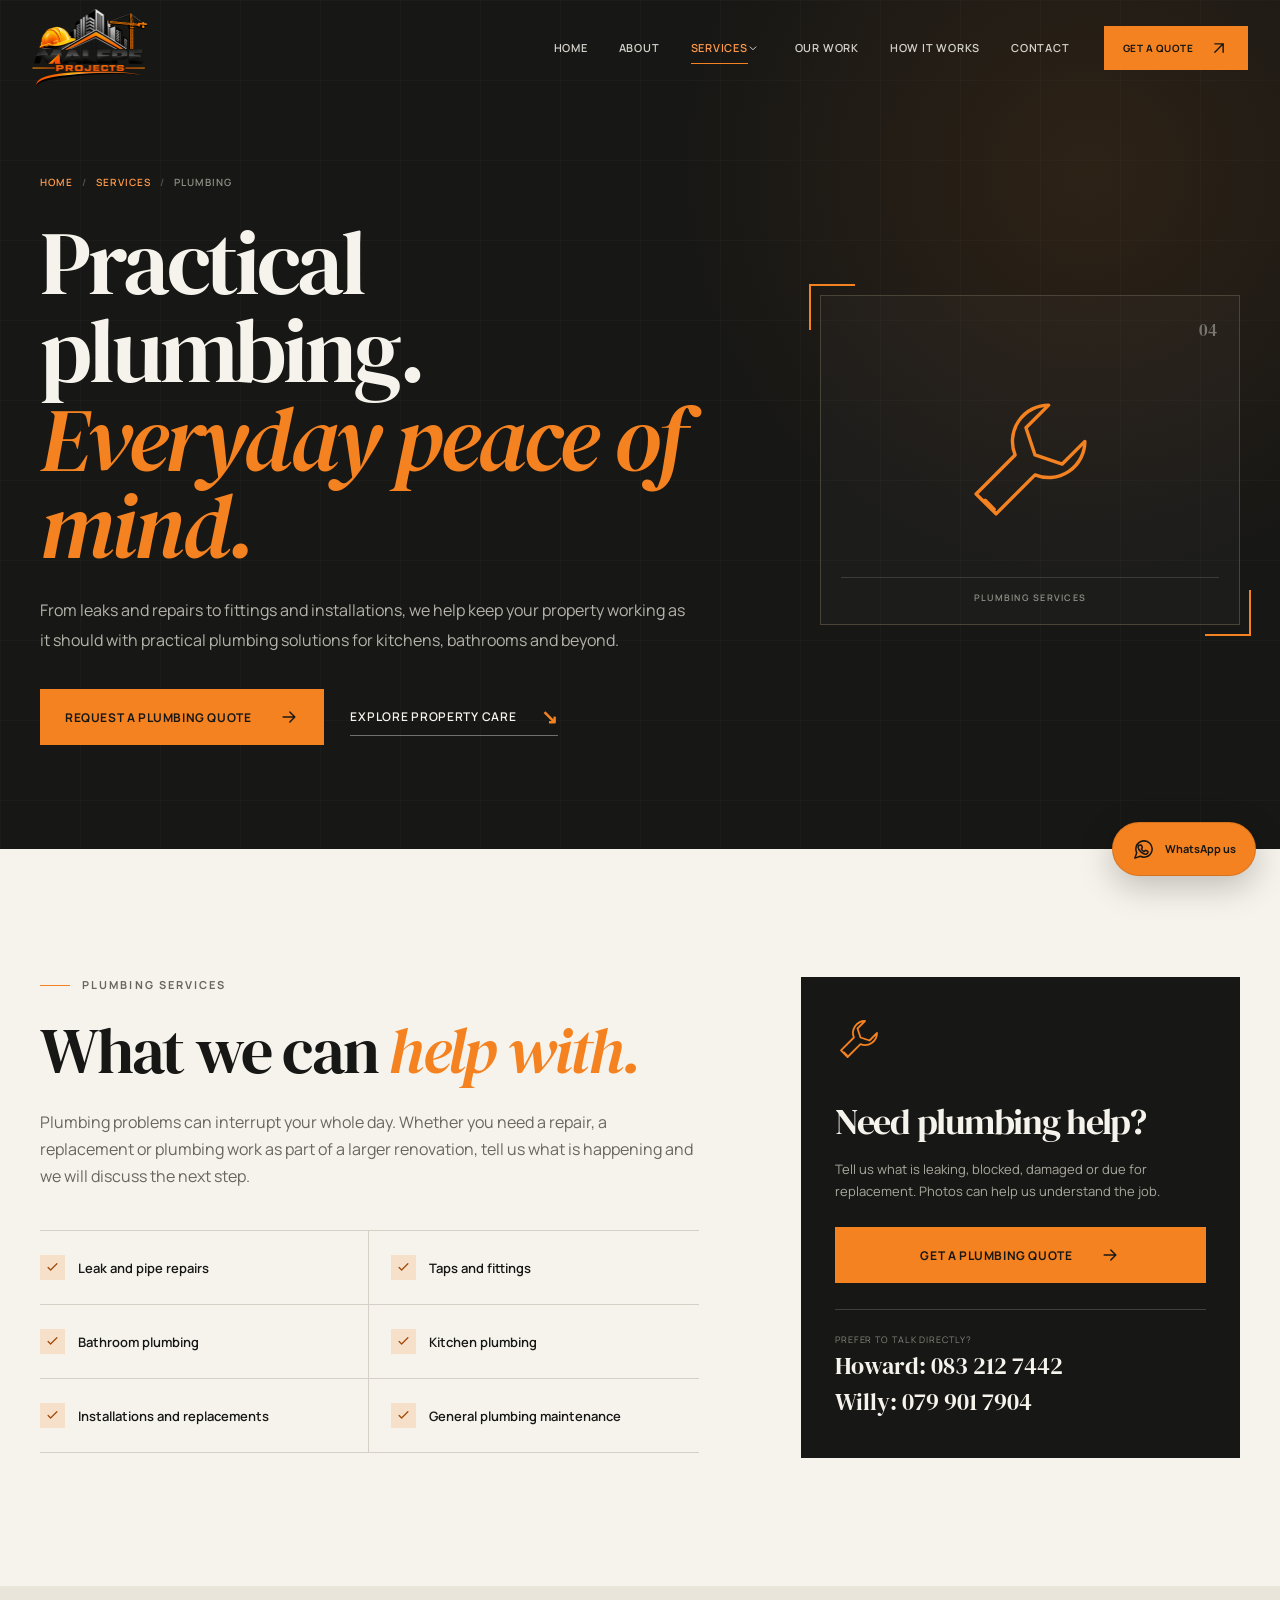
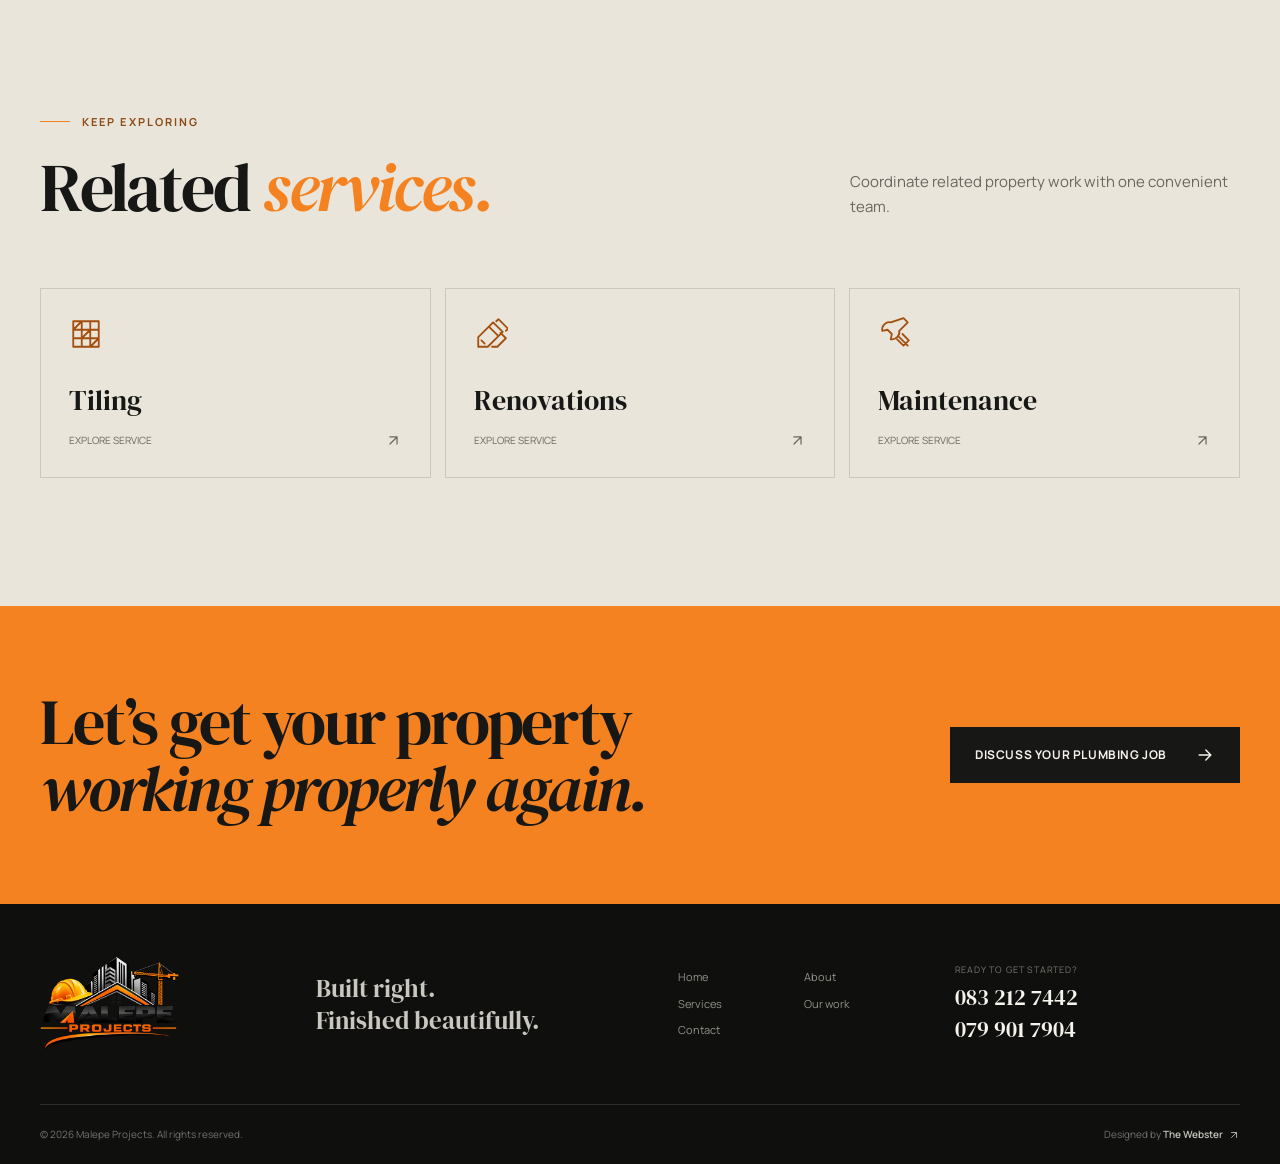
<file: plumbing.html>
<!DOCTYPE html><html lang="en"><head>
<meta charset="UTF-8"><meta name="viewport" content="width=device-width, initial-scale=1.0"><meta name="theme-color" content="#171715"><meta name="description" content="Malepe Projects provides plumbing installations, repairs, leak and pipe work, taps and fittings, bathroom and kitchen plumbing and maintenance."><meta name="robots" content="index, follow"><meta property="og:type" content="website"><meta property="og:title" content="Plumbing Services | Malepe Projects"><meta property="og:description" content="Practical plumbing installations, repairs and maintenance for your property."><meta property="og:url" content="https://thewebster0326.github.io/malepe-projects/plumbing.html"><meta property="og:image" content="https://thewebster0326.github.io/malepe-projects/455457.jpg"><meta name="twitter:card" content="summary_large_image"><link rel="canonical" href="https://thewebster0326.github.io/malepe-projects/plumbing.html"><link rel="icon" href="favicon.svg" type="image/svg+xml"><link rel="preconnect" href="https://fonts.googleapis.com"><link rel="preconnect" href="https://fonts.gstatic.com" crossorigin><link href="https://fonts.googleapis.com/css2?family=DM+Serif+Display:ital@0;1&family=Manrope:wght@400;500;600;700&display=swap" rel="stylesheet"><link rel="stylesheet" href="styles.css"><script>document.documentElement.classList.add('js');</script><script src="script.js" defer></script><title>Plumbing Services | Malepe Projects</title></head>
<body><a class="skip-link" href="#main-content">Skip to main content</a>
<header class="site-header" id="site-header"><div class="nav-shell"><a class="brand" href="index.html" aria-label="Malepe Projects home"><img src="assets/malepe-logo.png" alt="Malepe Projects" width="116" height="80"></a><nav class="primary-nav" id="primary-navigation" aria-label="Primary navigation"><a class="nav-link" href="index.html">Home</a><a class="nav-link" href="about.html">About</a><div class="nav-services"><div class="nav-services-label"><a class="nav-link active" href="services.html">Services</a><button class="submenu-toggle" type="button" aria-expanded="false" aria-controls="services-submenu" aria-label="Show services menu"><svg aria-hidden="true"><use href="icons.svg#icon-chevron"/></svg></button></div><div class="services-submenu" id="services-submenu"><a class="all-services-link" href="services.html">All services</a><a href="building.html">Building</a><a href="paving.html">Paving</a><a href="painting.html">Painting</a><a class="active" href="plumbing.html" aria-current="page">Plumbing</a><a href="tiling.html">Tiling</a><a href="renovations.html">Renovations</a><a href="maintenance.html">Maintenance</a><a href="garden-services.html">Garden services</a></div></div><a class="nav-link" href="projects.html">Our work</a><a class="nav-link" href="index.html#process">How it works</a><a class="nav-link" href="contact.html">Contact</a><div class="mobile-nav-contact"><span>Speak to our team</span><a href="tel:+27832127442">083 212 7442</a></div></nav><a class="button button-small header-cta" href="contact.html">Get a quote <svg aria-hidden="true"><use href="icons.svg#icon-arrow-up"/></svg></a><button class="menu-toggle" type="button" aria-expanded="false" aria-controls="primary-navigation" aria-label="Open navigation menu"><span></span><span></span></button></div></header>
<main id="main-content">
<section class="page-hero" aria-labelledby="page-title"><div class="container page-hero-grid"><div class="page-hero-copy" data-reveal><p class="breadcrumb"><a href="index.html">Home</a><span aria-hidden="true">/</span><a href="services.html">Services</a><span aria-hidden="true">/</span><span>Plumbing</span></p><h1 id="page-title">Practical plumbing.<br><em>Everyday peace of mind.</em></h1><p>From leaks and repairs to fittings and installations, we help keep your property working as it should with practical plumbing solutions for kitchens, bathrooms and beyond.</p><div class="page-hero-actions"><a class="button button-primary" href="contact.html?service=Plumbing">Request a plumbing quote <svg aria-hidden="true"><use href="icons.svg#icon-arrow"/></svg></a><a class="text-link" href="maintenance.html">Explore property care <span aria-hidden="true">↘</span></a></div></div><div class="page-hero-art" data-reveal aria-hidden="true"><span>04</span><svg><use href="icons.svg#icon-plumbing"/></svg><small>Plumbing services</small></div></div></section>
<section class="section service-details" aria-labelledby="included-title"><div class="container service-details-grid"><div class="service-details-main" data-reveal><p class="section-kicker">Plumbing services</p><h2 id="included-title">What we can <em>help with.</em></h2><p>Plumbing problems can interrupt your whole day. Whether you need a repair, a replacement or plumbing work as part of a larger renovation, tell us what is happening and we will discuss the next step.</p><ul class="included-list"><li><span><svg aria-hidden="true"><use href="icons.svg#icon-check"/></svg></span>Leak and pipe repairs</li><li><span><svg aria-hidden="true"><use href="icons.svg#icon-check"/></svg></span>Taps and fittings</li><li><span><svg aria-hidden="true"><use href="icons.svg#icon-check"/></svg></span>Bathroom plumbing</li><li><span><svg aria-hidden="true"><use href="icons.svg#icon-check"/></svg></span>Kitchen plumbing</li><li><span><svg aria-hidden="true"><use href="icons.svg#icon-check"/></svg></span>Installations and replacements</li><li><span><svg aria-hidden="true"><use href="icons.svg#icon-check"/></svg></span>General plumbing maintenance</li></ul></div><aside class="service-quote-card" data-reveal><svg aria-hidden="true"><use href="icons.svg#icon-plumbing"/></svg><h2>Need plumbing help?</h2><p>Tell us what is leaking, blocked, damaged or due for replacement. Photos can help us understand the job.</p><a class="button button-primary" href="contact.html?service=Plumbing">Get a plumbing quote <svg aria-hidden="true"><use href="icons.svg#icon-arrow"/></svg></a><div class="service-direct-contact"><span>Prefer to talk directly?</span><a href="tel:+27832127442">Howard: 083 212 7442</a><a href="tel:+27799017904">Willy: 079 901 7904</a></div></aside></div></section>
<section class="section related-services" aria-labelledby="related-title"><div class="container"><div class="section-heading" data-reveal><div><p class="section-kicker">Keep exploring</p><h2 id="related-title">Related <em>services.</em></h2></div><p>Coordinate related property work with one convenient team.</p></div><div class="related-grid"><a class="related-card" href="tiling.html"><svg aria-hidden="true"><use href="icons.svg#icon-tiling"/></svg><h3>Tiling</h3><span>Explore service <svg aria-hidden="true"><use href="icons.svg#icon-arrow-up"/></svg></span></a><a class="related-card" href="renovations.html"><svg aria-hidden="true"><use href="icons.svg#icon-renovations"/></svg><h3>Renovations</h3><span>Explore service <svg aria-hidden="true"><use href="icons.svg#icon-arrow-up"/></svg></span></a><a class="related-card" href="maintenance.html"><svg aria-hidden="true"><use href="icons.svg#icon-maintenance"/></svg><h3>Maintenance</h3><span>Explore service <svg aria-hidden="true"><use href="icons.svg#icon-arrow-up"/></svg></span></a></div></div></section>
<section class="simple-cta" aria-labelledby="cta-title"><div class="container simple-cta-inner" data-reveal><h2 id="cta-title">Let’s get your property <em>working properly again.</em></h2><a class="button" href="contact.html?service=Plumbing">Discuss your plumbing job <svg aria-hidden="true"><use href="icons.svg#icon-arrow"/></svg></a></div></section>
</main><footer class="site-footer"><div class="container footer-main"><a class="footer-brand" href="index.html" aria-label="Malepe Projects home"><img src="assets/malepe-logo.png" alt="Malepe Projects" width="150" height="103" loading="lazy"></a><p class="footer-tagline">Built right.<br>Finished beautifully.</p><nav class="footer-nav" aria-label="Footer navigation"><a href="index.html">Home</a><a href="about.html">About</a><a href="services.html">Services</a><a href="projects.html">Our work</a><a href="contact.html">Contact</a></nav><div class="footer-contact"><span>Ready to get started?</span><a href="tel:+27832127442">083 212 7442</a><a href="tel:+27799017904">079 901 7904</a></div></div><div class="container footer-bottom"><p>&copy; <span id="current-year">2026</span> Malepe Projects. All rights reserved.</p><p>Designed by <a href="https://thewebster.co.za/" target="_blank" rel="noopener noreferrer">The Webster <svg aria-hidden="true"><use href="icons.svg#icon-arrow-up"/></svg></a></p></div></footer><a class="floating-whatsapp" href="https://wa.me/27832127442?text=Hello%20Malepe%20Projects%2C%20I%27d%20like%20to%20request%20a%20plumbing%20quote." target="_blank" rel="noopener noreferrer" aria-label="Request a plumbing quote on WhatsApp"><svg aria-hidden="true"><use href="icons.svg#icon-whatsapp"/></svg><span>WhatsApp us</span></a></body></html>
</file>
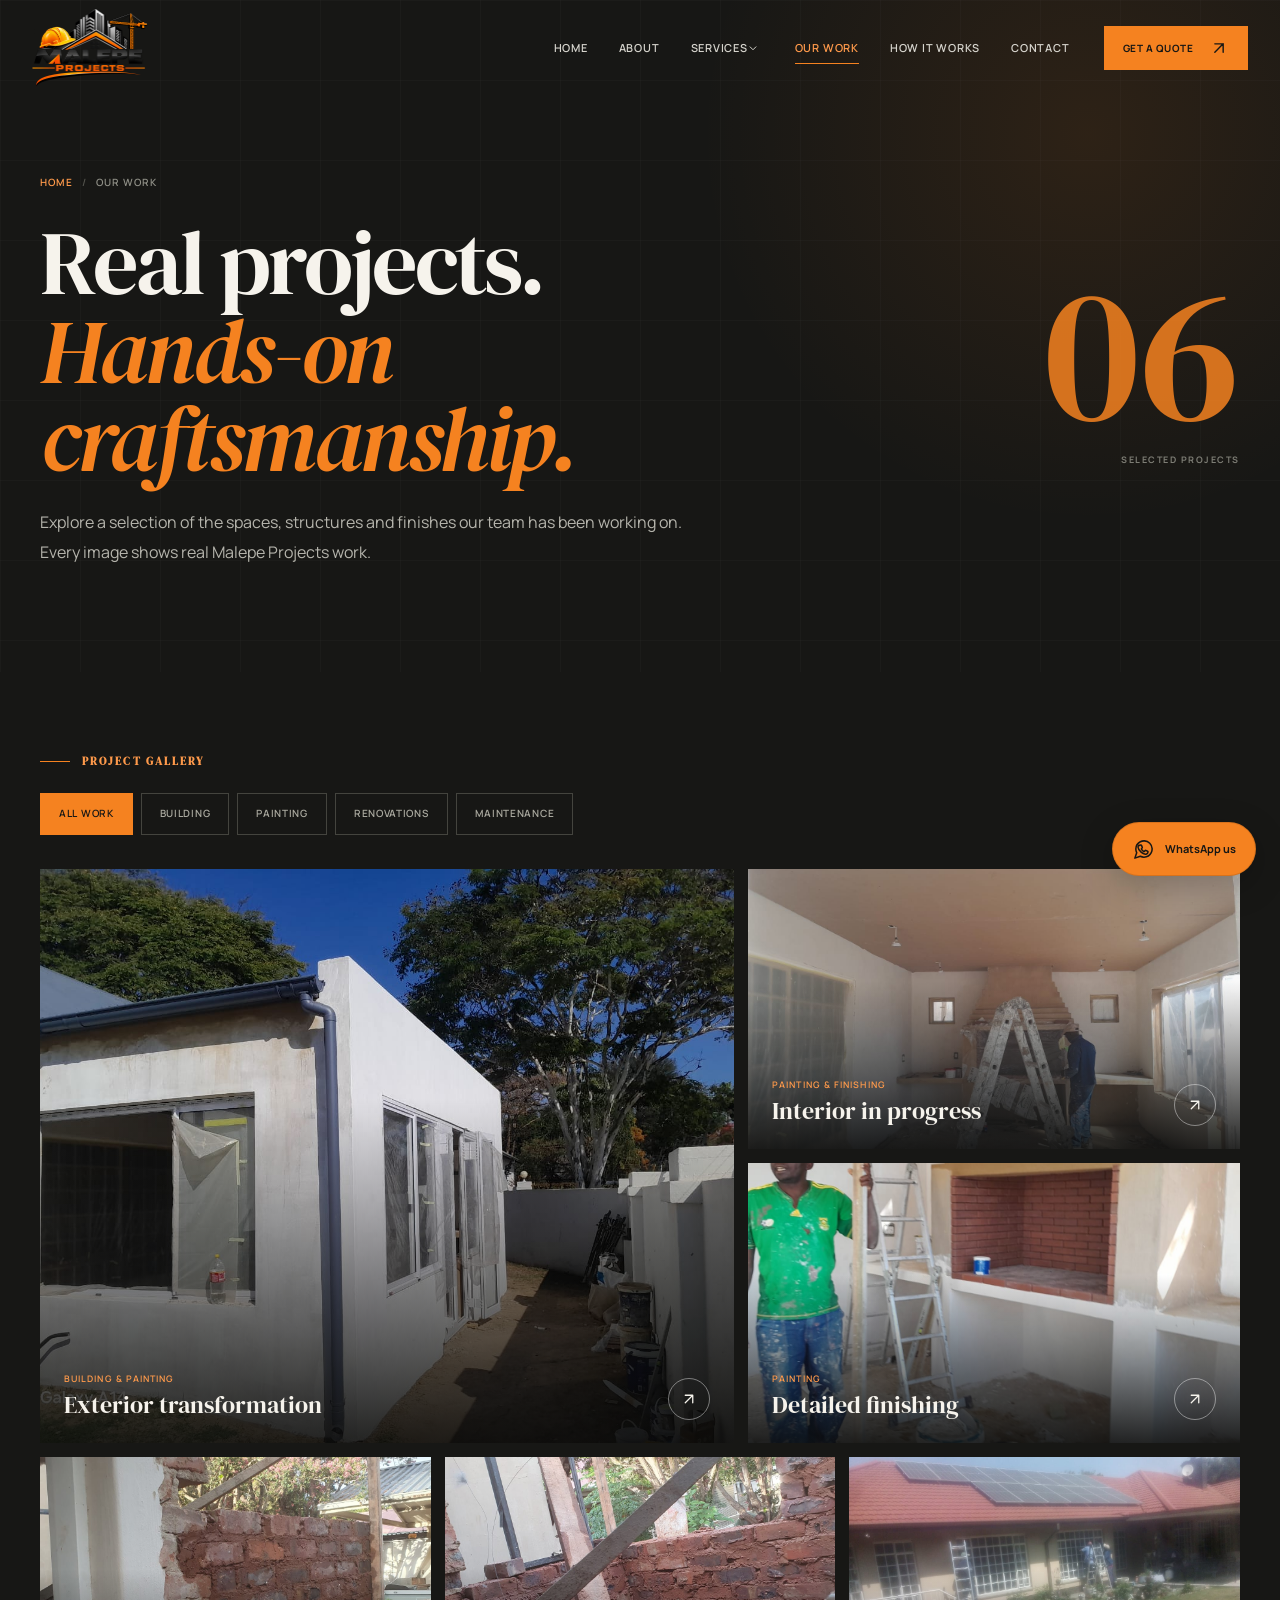
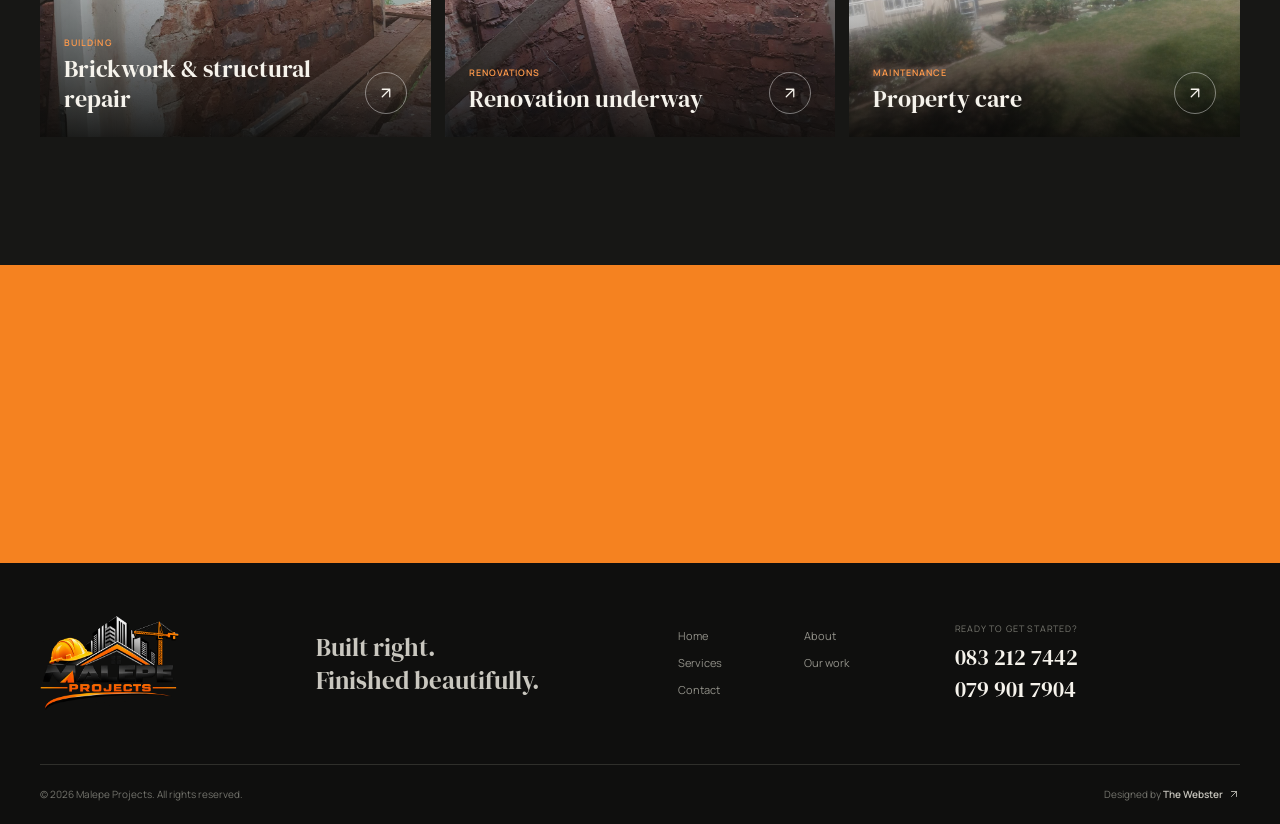
<file: projects.html>
<!DOCTYPE html>
<html lang="en">
<head>
  <meta charset="UTF-8"><meta name="viewport" content="width=device-width, initial-scale=1.0"><meta name="theme-color" content="#171715">
  <meta name="description" content="View real Malepe Projects building, painting, renovation and property maintenance work, from brickwork and plastering to detailed finishes.">
  <meta name="robots" content="index, follow"><meta property="og:type" content="website"><meta property="og:title" content="Our Work | Malepe Projects"><meta property="og:description" content="Real projects, hands-on craftsmanship and attention to every detail."><meta property="og:url" content="https://thewebster0326.github.io/malepe-projects/projects.html"><meta property="og:image" content="https://thewebster0326.github.io/malepe-projects/455457.jpg"><meta name="twitter:card" content="summary_large_image">
  <link rel="canonical" href="https://thewebster0326.github.io/malepe-projects/projects.html"><link rel="icon" href="favicon.svg" type="image/svg+xml"><link rel="preconnect" href="https://fonts.googleapis.com"><link rel="preconnect" href="https://fonts.gstatic.com" crossorigin><link href="https://fonts.googleapis.com/css2?family=DM+Serif+Display:ital@0;1&family=Manrope:wght@400;500;600;700&display=swap" rel="stylesheet"><link rel="stylesheet" href="styles.css"><script>document.documentElement.classList.add('js');</script><script src="script.js" defer></script>
  <title>Our Work | Malepe Projects</title>
</head>
<body>
  <a class="skip-link" href="#main-content">Skip to main content</a>
  <header class="site-header" id="site-header"><div class="nav-shell"><a class="brand" href="index.html" aria-label="Malepe Projects home"><img src="assets/malepe-logo.png" alt="Malepe Projects" width="116" height="80"></a><nav class="primary-nav" id="primary-navigation" aria-label="Primary navigation"><a class="nav-link" href="index.html">Home</a><a class="nav-link" href="about.html">About</a><div class="nav-services"><div class="nav-services-label"><a class="nav-link" href="services.html">Services</a><button class="submenu-toggle" type="button" aria-expanded="false" aria-controls="services-submenu" aria-label="Show services menu"><svg aria-hidden="true"><use href="icons.svg#icon-chevron"/></svg></button></div><div class="services-submenu" id="services-submenu"><a class="all-services-link" href="services.html">All services</a><a href="building.html">Building</a><a href="paving.html">Paving</a><a href="painting.html">Painting</a><a href="plumbing.html">Plumbing</a><a href="tiling.html">Tiling</a><a href="renovations.html">Renovations</a><a href="maintenance.html">Maintenance</a><a href="garden-services.html">Garden services</a></div></div><a class="nav-link active" href="projects.html" aria-current="page">Our work</a><a class="nav-link" href="index.html#process">How it works</a><a class="nav-link" href="contact.html">Contact</a><div class="mobile-nav-contact"><span>Speak to our team</span><a href="tel:+27832127442">083 212 7442</a></div></nav><a class="button button-small header-cta" href="contact.html">Get a quote <svg aria-hidden="true"><use href="icons.svg#icon-arrow-up"/></svg></a><button class="menu-toggle" type="button" aria-expanded="false" aria-controls="primary-navigation" aria-label="Open navigation menu"><span></span><span></span></button></div></header>

  <main id="main-content">
    <section class="page-hero page-hero-simple" aria-labelledby="page-title"><div class="container page-hero-grid"><div class="page-hero-copy" data-reveal><p class="breadcrumb"><a href="index.html">Home</a><span aria-hidden="true">/</span><span>Our work</span></p><h1 id="page-title">Real projects.<br><em>Hands-on craftsmanship.</em></h1><p>Explore a selection of the spaces, structures and finishes our team has been working on. Every image shows real Malepe Projects work.</p></div><div class="page-hero-number" aria-hidden="true">06<small>Selected projects</small></div></div></section>

    <section class="section projects projects-page-section" aria-labelledby="gallery-title"><div class="container"><h2 class="section-kicker light-kicker" id="gallery-title">Project gallery</h2>
      <div class="project-filters" role="group" aria-label="Filter projects" data-reveal><button type="button" class="filter-button active" data-filter="all" aria-pressed="true">All work</button><button type="button" class="filter-button" data-filter="building" aria-pressed="false">Building</button><button type="button" class="filter-button" data-filter="painting" aria-pressed="false">Painting</button><button type="button" class="filter-button" data-filter="renovations" aria-pressed="false">Renovations</button><button type="button" class="filter-button" data-filter="maintenance" aria-pressed="false">Maintenance</button></div>
      <div class="project-grid" data-reveal>
        <button class="project-card project-card-featured" type="button" data-category="building" data-title="Exterior transformation" data-detail="Building & Painting" aria-label="View Exterior transformation project"><img src="455457.jpg" alt="Freshly plastered and painted white exterior" width="1280" height="960" loading="lazy"><span class="project-overlay"><span><small>Building & Painting</small><strong>Exterior transformation</strong></span><i><svg aria-hidden="true"><use href="icons.svg#icon-arrow-up"/></svg></i></span></button>
        <button class="project-card" type="button" data-category="painting" data-title="Interior in progress" data-detail="Painting & Finishing" aria-label="View Interior in progress project"><img src="455455.jpg" alt="Spacious interior being prepared and painted" width="1280" height="960" loading="lazy"><span class="project-overlay"><span><small>Painting & Finishing</small><strong>Interior in progress</strong></span><i><svg aria-hidden="true"><use href="icons.svg#icon-arrow-up"/></svg></i></span></button>
        <button class="project-card" type="button" data-category="painting" data-title="Detailed finishing" data-detail="Painting" aria-label="View Detailed finishing project"><img src="455451.jpg" alt="Craftsman working on a custom fireplace and interior finish" width="1200" height="1600" loading="lazy"><span class="project-overlay"><span><small>Painting</small><strong>Detailed finishing</strong></span><i><svg aria-hidden="true"><use href="icons.svg#icon-arrow-up"/></svg></i></span></button>
        <button class="project-card" type="button" data-category="building" data-title="Brickwork and structural repair" data-detail="Building" aria-label="View Brickwork and structural repair project"><img src="455443.jpg" alt="Detailed brickwork during a structural repair" width="1200" height="1600" loading="lazy"><span class="project-overlay"><span><small>Building</small><strong>Brickwork & structural repair</strong></span><i><svg aria-hidden="true"><use href="icons.svg#icon-arrow-up"/></svg></i></span></button>
        <button class="project-card" type="button" data-category="renovations" data-title="Renovation underway" data-detail="Renovations" aria-label="View Renovation underway project"><img src="455449.jpg" alt="Brick walls and window opening during a home renovation" width="1200" height="1600" loading="lazy"><span class="project-overlay"><span><small>Renovations</small><strong>Renovation underway</strong></span><i><svg aria-hidden="true"><use href="icons.svg#icon-arrow-up"/></svg></i></span></button>
        <button class="project-card" type="button" data-category="maintenance" data-title="Property care" data-detail="Maintenance" aria-label="View Property care project"><img src="455459.jpg" alt="Team maintaining the exterior of a residential property and garden" width="1280" height="960" loading="lazy"><span class="project-overlay"><span><small>Maintenance</small><strong>Property care</strong></span><i><svg aria-hidden="true"><use href="icons.svg#icon-arrow-up"/></svg></i></span></button>
      </div>
    </div></section>
    <section class="simple-cta" aria-labelledby="projects-cta-title"><div class="container simple-cta-inner" data-reveal><h2 id="projects-cta-title">Picture what we could do <em>with your space.</em></h2><a class="button" href="contact.html">Discuss your project <svg aria-hidden="true"><use href="icons.svg#icon-arrow"/></svg></a></div></section>
  </main>

  <footer class="site-footer"><div class="container footer-main"><a class="footer-brand" href="index.html" aria-label="Malepe Projects home"><img src="assets/malepe-logo.png" alt="Malepe Projects" width="150" height="103" loading="lazy"></a><p class="footer-tagline">Built right.<br>Finished beautifully.</p><nav class="footer-nav" aria-label="Footer navigation"><a href="index.html">Home</a><a href="about.html">About</a><a href="services.html">Services</a><a href="projects.html">Our work</a><a href="contact.html">Contact</a></nav><div class="footer-contact"><span>Ready to get started?</span><a href="tel:+27832127442">083 212 7442</a><a href="tel:+27799017904">079 901 7904</a></div></div><div class="container footer-bottom"><p>&copy; <span id="current-year">2026</span> Malepe Projects. All rights reserved.</p><p>Designed by <a href="https://thewebster.co.za/" target="_blank" rel="noopener noreferrer">The Webster <svg aria-hidden="true"><use href="icons.svg#icon-arrow-up"/></svg></a></p></div></footer>
  <a class="floating-whatsapp" href="https://wa.me/27832127442?text=Hello%20Malepe%20Projects%2C%20I%27d%20like%20to%20request%20a%20quote." target="_blank" rel="noopener noreferrer" aria-label="Request a quote from Malepe Projects on WhatsApp"><svg aria-hidden="true"><use href="icons.svg#icon-whatsapp"/></svg><span>WhatsApp us</span></a>

  <dialog class="lightbox" id="project-lightbox" aria-labelledby="lightbox-title"><button class="lightbox-close" type="button" aria-label="Close project viewer"><span></span><span></span></button><button class="lightbox-nav lightbox-prev" type="button" aria-label="Previous project"><svg aria-hidden="true"><use href="icons.svg#icon-arrow"/></svg></button><figure><img id="lightbox-image" src="455457.jpg" alt=""><figcaption><div><small id="lightbox-detail"></small><h2 id="lightbox-title"></h2></div><span id="lightbox-counter"></span></figcaption></figure><button class="lightbox-nav lightbox-next" type="button" aria-label="Next project"><svg aria-hidden="true"><use href="icons.svg#icon-arrow"/></svg></button></dialog>
</body></html>
</file>
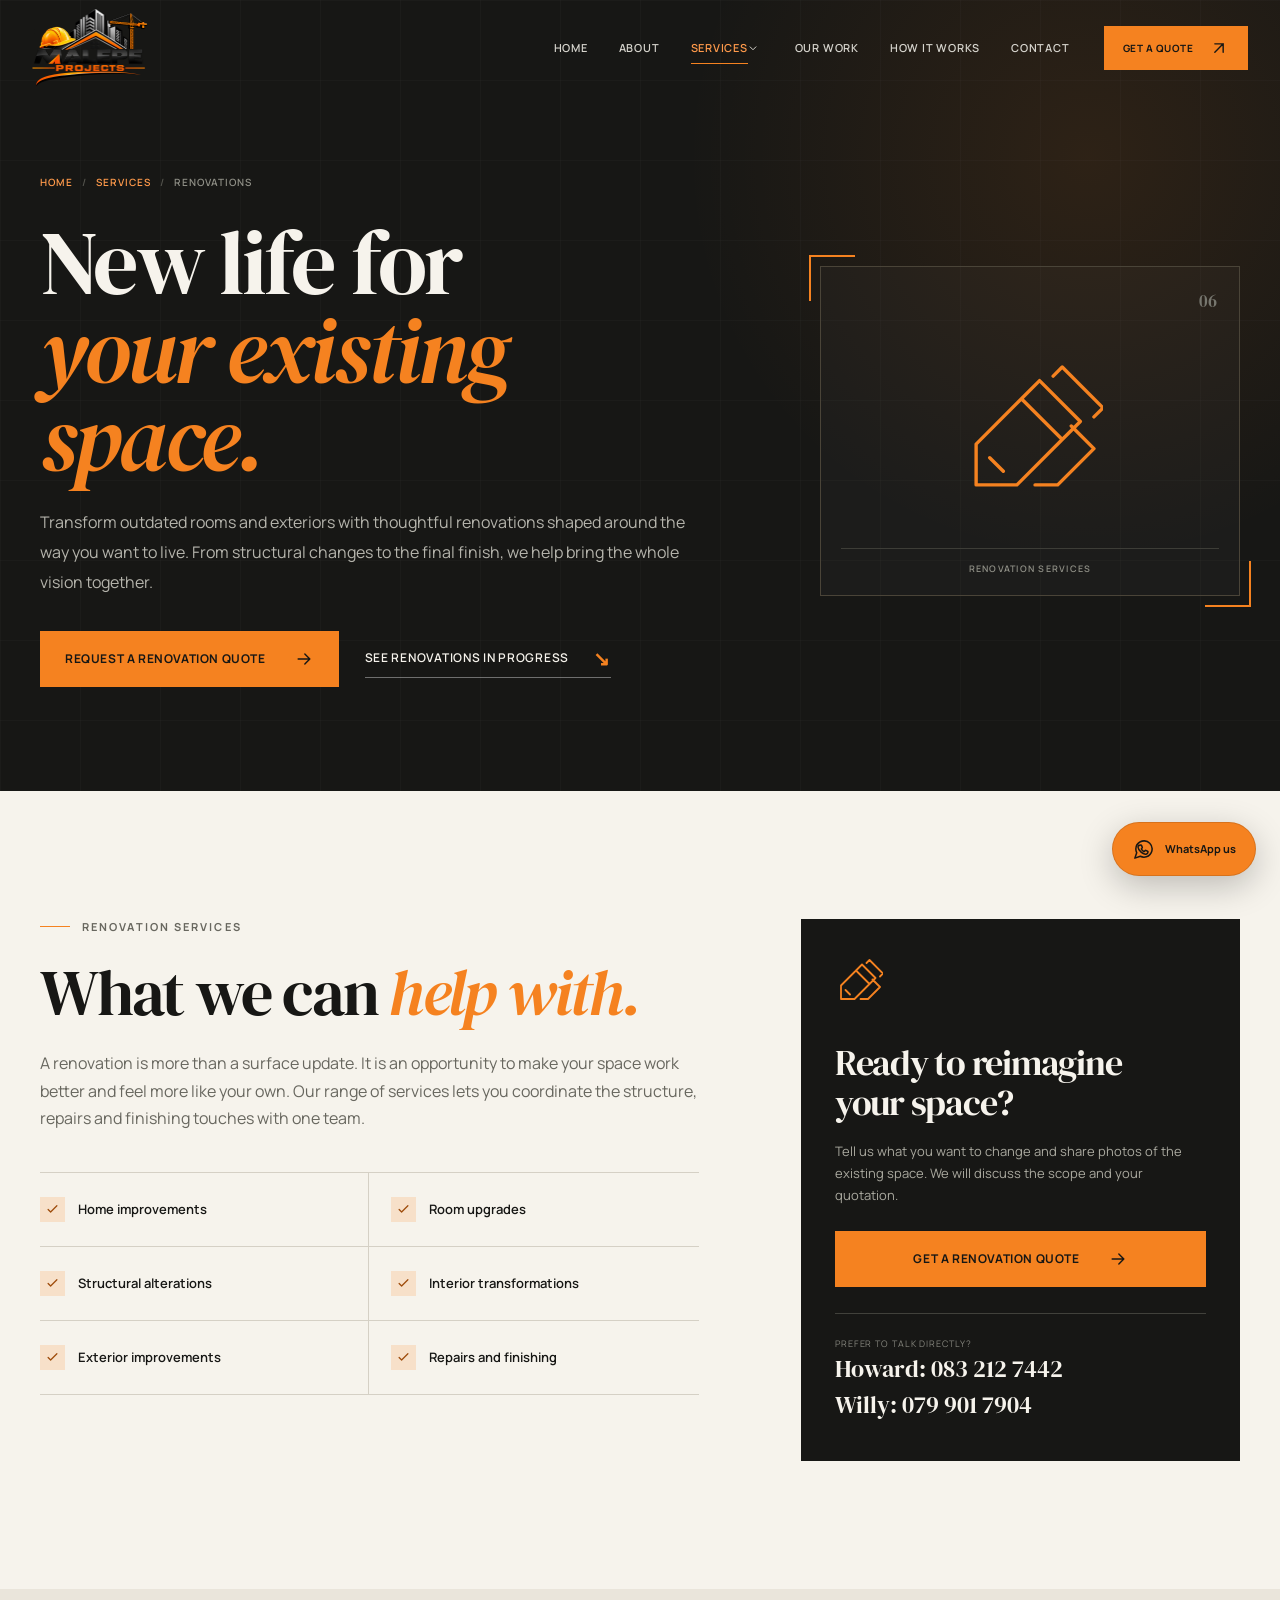
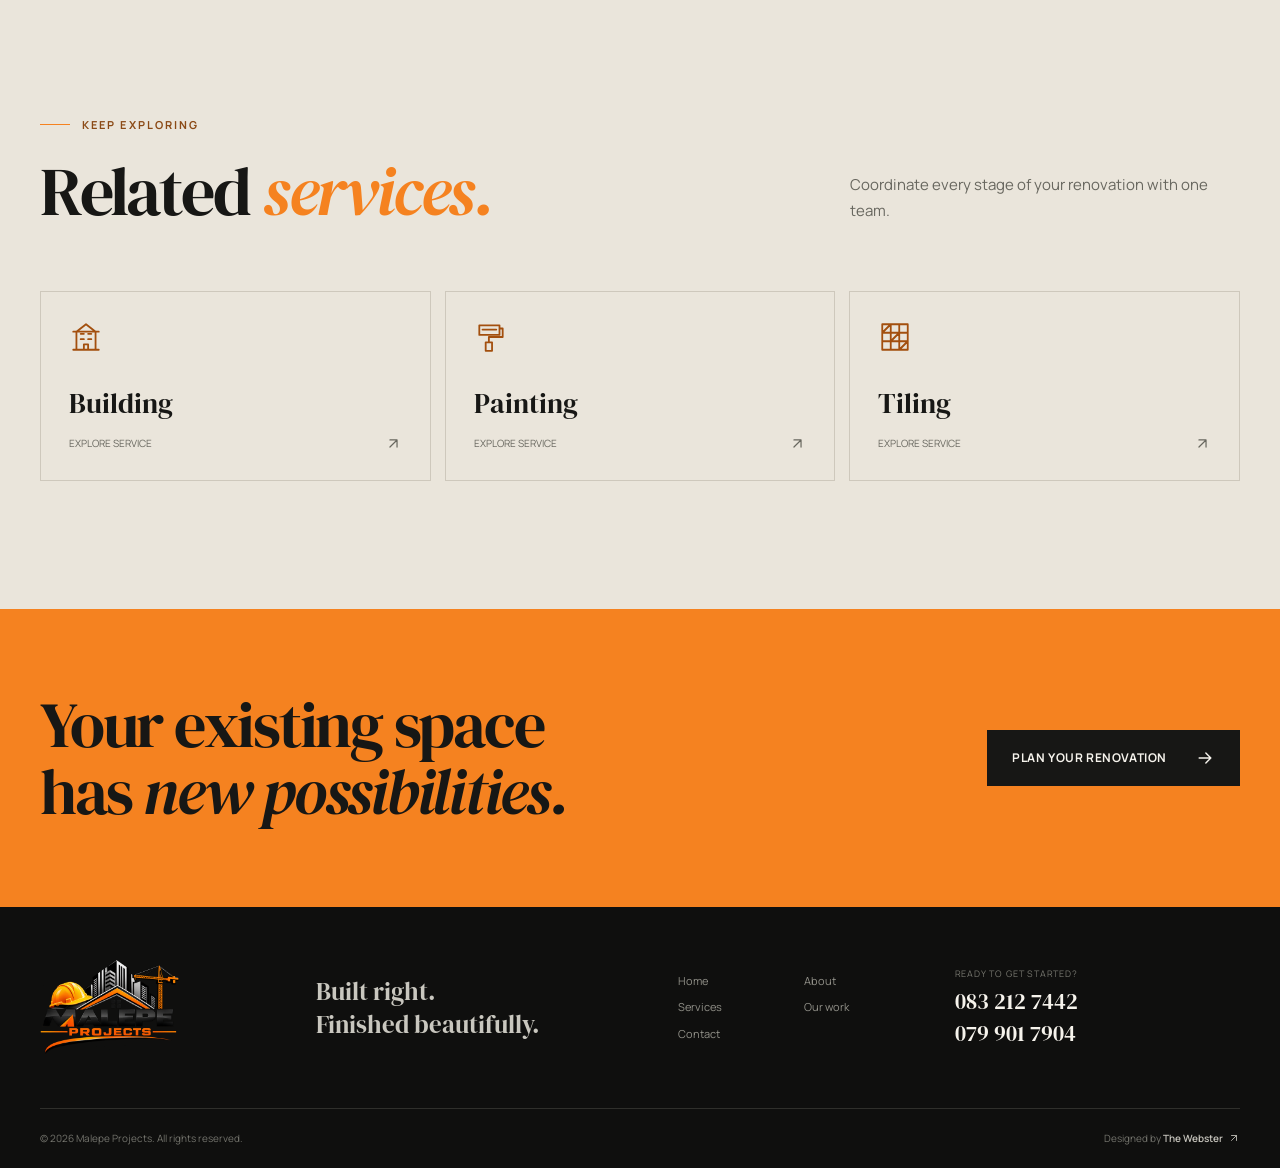
<file: renovations.html>
<!DOCTYPE html><html lang="en"><head>
<meta charset="UTF-8"><meta name="viewport" content="width=device-width, initial-scale=1.0"><meta name="theme-color" content="#171715"><meta name="description" content="Malepe Projects provides home renovations, room upgrades, structural alterations, interior and exterior transformations and finishing work."><meta name="robots" content="index, follow"><meta property="og:type" content="website"><meta property="og:title" content="Renovation Services | Malepe Projects"><meta property="og:description" content="Thoughtful renovations that give new life to your existing space."><meta property="og:url" content="https://thewebster0326.github.io/malepe-projects/renovations.html"><meta property="og:image" content="https://thewebster0326.github.io/malepe-projects/455449.jpg"><meta name="twitter:card" content="summary_large_image"><link rel="canonical" href="https://thewebster0326.github.io/malepe-projects/renovations.html"><link rel="icon" href="favicon.svg" type="image/svg+xml"><link rel="preconnect" href="https://fonts.googleapis.com"><link rel="preconnect" href="https://fonts.gstatic.com" crossorigin><link href="https://fonts.googleapis.com/css2?family=DM+Serif+Display:ital@0;1&family=Manrope:wght@400;500;600;700&display=swap" rel="stylesheet"><link rel="stylesheet" href="styles.css"><script>document.documentElement.classList.add('js');</script><script src="script.js" defer></script><title>Renovation Services | Malepe Projects</title></head>
<body><a class="skip-link" href="#main-content">Skip to main content</a>
<header class="site-header" id="site-header"><div class="nav-shell"><a class="brand" href="index.html" aria-label="Malepe Projects home"><img src="assets/malepe-logo.png" alt="Malepe Projects" width="116" height="80"></a><nav class="primary-nav" id="primary-navigation" aria-label="Primary navigation"><a class="nav-link" href="index.html">Home</a><a class="nav-link" href="about.html">About</a><div class="nav-services"><div class="nav-services-label"><a class="nav-link active" href="services.html">Services</a><button class="submenu-toggle" type="button" aria-expanded="false" aria-controls="services-submenu" aria-label="Show services menu"><svg aria-hidden="true"><use href="icons.svg#icon-chevron"/></svg></button></div><div class="services-submenu" id="services-submenu"><a class="all-services-link" href="services.html">All services</a><a href="building.html">Building</a><a href="paving.html">Paving</a><a href="painting.html">Painting</a><a href="plumbing.html">Plumbing</a><a href="tiling.html">Tiling</a><a class="active" href="renovations.html" aria-current="page">Renovations</a><a href="maintenance.html">Maintenance</a><a href="garden-services.html">Garden services</a></div></div><a class="nav-link" href="projects.html">Our work</a><a class="nav-link" href="index.html#process">How it works</a><a class="nav-link" href="contact.html">Contact</a><div class="mobile-nav-contact"><span>Speak to our team</span><a href="tel:+27832127442">083 212 7442</a></div></nav><a class="button button-small header-cta" href="contact.html">Get a quote <svg aria-hidden="true"><use href="icons.svg#icon-arrow-up"/></svg></a><button class="menu-toggle" type="button" aria-expanded="false" aria-controls="primary-navigation" aria-label="Open navigation menu"><span></span><span></span></button></div></header>
<main id="main-content">
<section class="page-hero" aria-labelledby="page-title"><div class="container page-hero-grid"><div class="page-hero-copy" data-reveal><p class="breadcrumb"><a href="index.html">Home</a><span aria-hidden="true">/</span><a href="services.html">Services</a><span aria-hidden="true">/</span><span>Renovations</span></p><h1 id="page-title">New life for<br><em>your existing space.</em></h1><p>Transform outdated rooms and exteriors with thoughtful renovations shaped around the way you want to live. From structural changes to the final finish, we help bring the whole vision together.</p><div class="page-hero-actions"><a class="button button-primary" href="contact.html?service=Renovations">Request a renovation quote <svg aria-hidden="true"><use href="icons.svg#icon-arrow"/></svg></a><a class="text-link" href="projects.html">See renovations in progress <span aria-hidden="true">↘</span></a></div></div><div class="page-hero-art" data-reveal aria-hidden="true"><span>06</span><svg><use href="icons.svg#icon-renovations"/></svg><small>Renovation services</small></div></div></section>
<section class="section service-details" aria-labelledby="included-title"><div class="container service-details-grid"><div class="service-details-main" data-reveal><p class="section-kicker">Renovation services</p><h2 id="included-title">What we can <em>help with.</em></h2><p>A renovation is more than a surface update. It is an opportunity to make your space work better and feel more like your own. Our range of services lets you coordinate the structure, repairs and finishing touches with one team.</p><ul class="included-list"><li><span><svg aria-hidden="true"><use href="icons.svg#icon-check"/></svg></span>Home improvements</li><li><span><svg aria-hidden="true"><use href="icons.svg#icon-check"/></svg></span>Room upgrades</li><li><span><svg aria-hidden="true"><use href="icons.svg#icon-check"/></svg></span>Structural alterations</li><li><span><svg aria-hidden="true"><use href="icons.svg#icon-check"/></svg></span>Interior transformations</li><li><span><svg aria-hidden="true"><use href="icons.svg#icon-check"/></svg></span>Exterior improvements</li><li><span><svg aria-hidden="true"><use href="icons.svg#icon-check"/></svg></span>Repairs and finishing</li></ul></div><aside class="service-quote-card" data-reveal><svg aria-hidden="true"><use href="icons.svg#icon-renovations"/></svg><h2>Ready to reimagine your space?</h2><p>Tell us what you want to change and share photos of the existing space. We will discuss the scope and your quotation.</p><a class="button button-primary" href="contact.html?service=Renovations">Get a renovation quote <svg aria-hidden="true"><use href="icons.svg#icon-arrow"/></svg></a><div class="service-direct-contact"><span>Prefer to talk directly?</span><a href="tel:+27832127442">Howard: 083 212 7442</a><a href="tel:+27799017904">Willy: 079 901 7904</a></div></aside></div></section>
<section class="section related-services" aria-labelledby="related-title"><div class="container"><div class="section-heading" data-reveal><div><p class="section-kicker">Keep exploring</p><h2 id="related-title">Related <em>services.</em></h2></div><p>Coordinate every stage of your renovation with one team.</p></div><div class="related-grid"><a class="related-card" href="building.html"><svg aria-hidden="true"><use href="icons.svg#icon-building"/></svg><h3>Building</h3><span>Explore service <svg aria-hidden="true"><use href="icons.svg#icon-arrow-up"/></svg></span></a><a class="related-card" href="painting.html"><svg aria-hidden="true"><use href="icons.svg#icon-painting"/></svg><h3>Painting</h3><span>Explore service <svg aria-hidden="true"><use href="icons.svg#icon-arrow-up"/></svg></span></a><a class="related-card" href="tiling.html"><svg aria-hidden="true"><use href="icons.svg#icon-tiling"/></svg><h3>Tiling</h3><span>Explore service <svg aria-hidden="true"><use href="icons.svg#icon-arrow-up"/></svg></span></a></div></div></section>
<section class="simple-cta" aria-labelledby="cta-title"><div class="container simple-cta-inner" data-reveal><h2 id="cta-title">Your existing space has <em>new possibilities.</em></h2><a class="button" href="contact.html?service=Renovations">Plan your renovation <svg aria-hidden="true"><use href="icons.svg#icon-arrow"/></svg></a></div></section>
</main><footer class="site-footer"><div class="container footer-main"><a class="footer-brand" href="index.html" aria-label="Malepe Projects home"><img src="assets/malepe-logo.png" alt="Malepe Projects" width="150" height="103" loading="lazy"></a><p class="footer-tagline">Built right.<br>Finished beautifully.</p><nav class="footer-nav" aria-label="Footer navigation"><a href="index.html">Home</a><a href="about.html">About</a><a href="services.html">Services</a><a href="projects.html">Our work</a><a href="contact.html">Contact</a></nav><div class="footer-contact"><span>Ready to get started?</span><a href="tel:+27832127442">083 212 7442</a><a href="tel:+27799017904">079 901 7904</a></div></div><div class="container footer-bottom"><p>&copy; <span id="current-year">2026</span> Malepe Projects. All rights reserved.</p><p>Designed by <a href="https://thewebster.co.za/" target="_blank" rel="noopener noreferrer">The Webster <svg aria-hidden="true"><use href="icons.svg#icon-arrow-up"/></svg></a></p></div></footer><a class="floating-whatsapp" href="https://wa.me/27832127442?text=Hello%20Malepe%20Projects%2C%20I%27d%20like%20to%20request%20a%20renovation%20quote." target="_blank" rel="noopener noreferrer" aria-label="Request a renovation quote on WhatsApp"><svg aria-hidden="true"><use href="icons.svg#icon-whatsapp"/></svg><span>WhatsApp us</span></a></body></html>
</file>
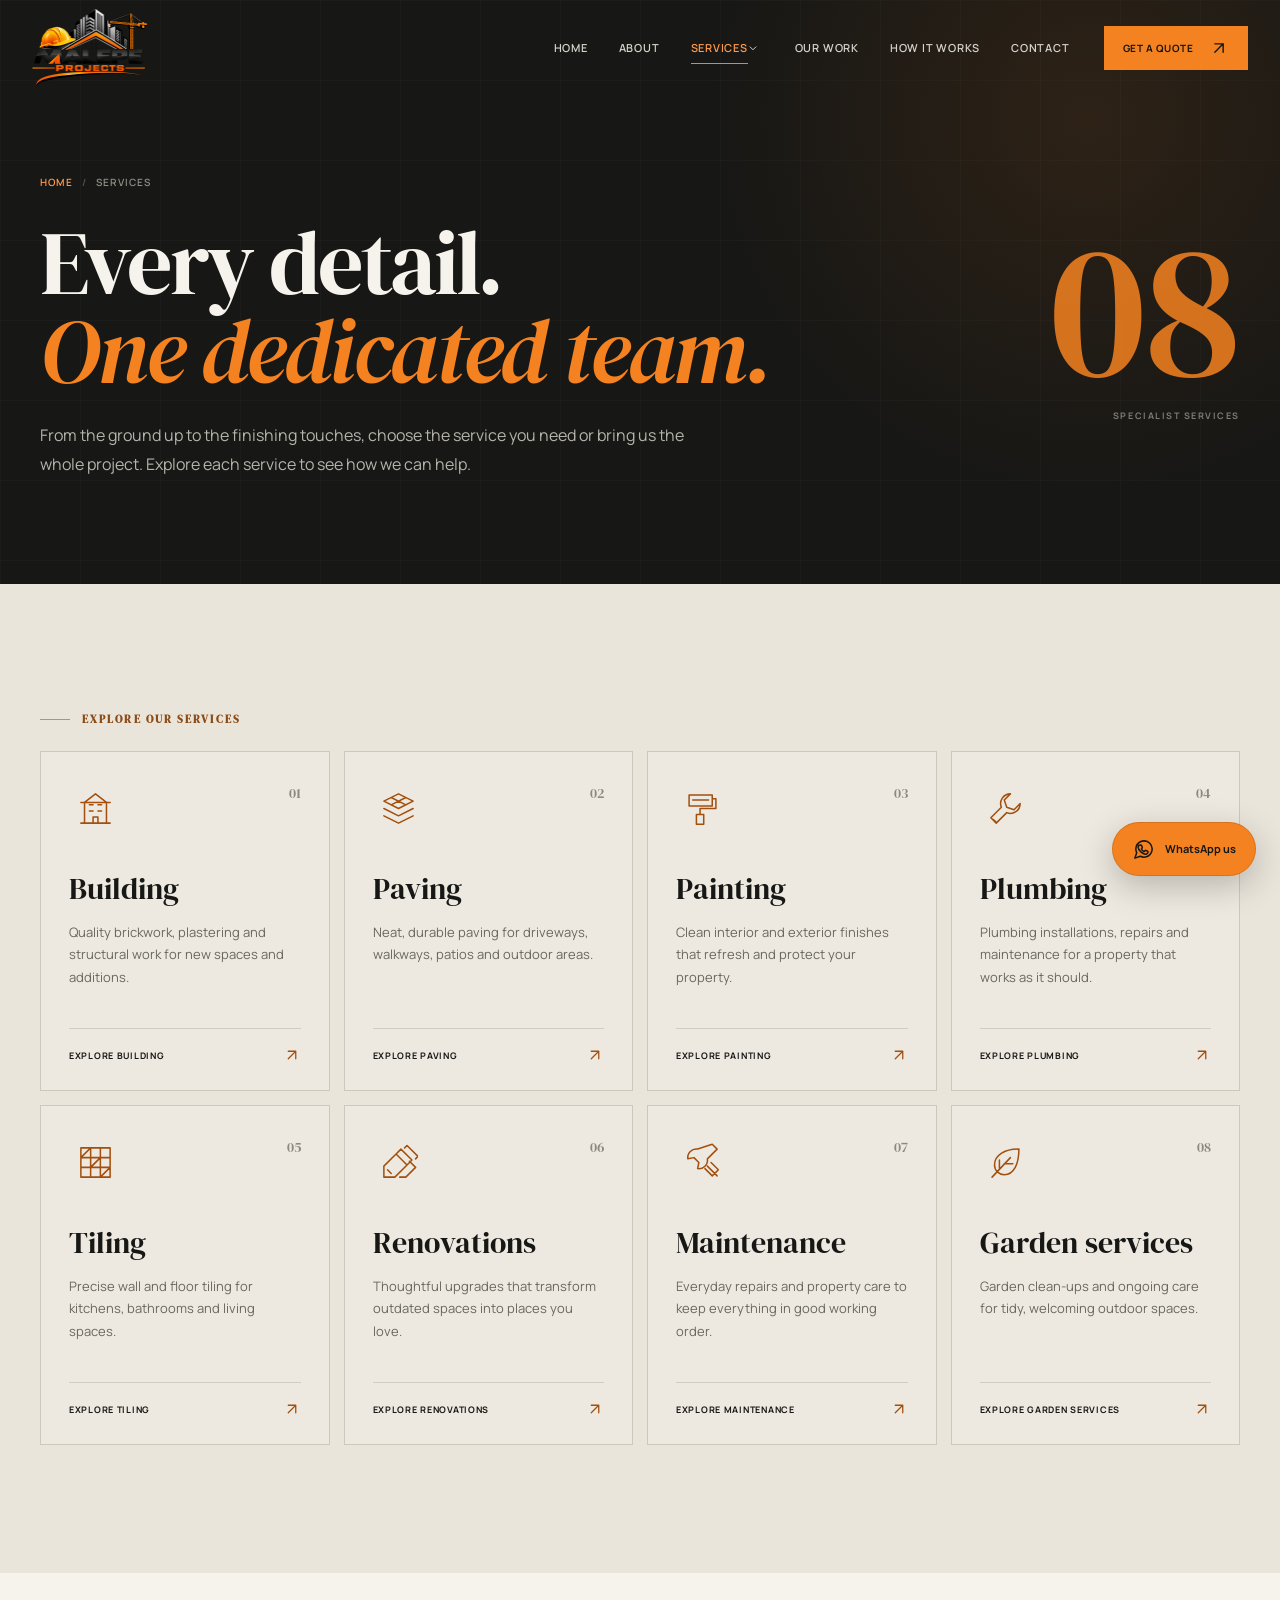
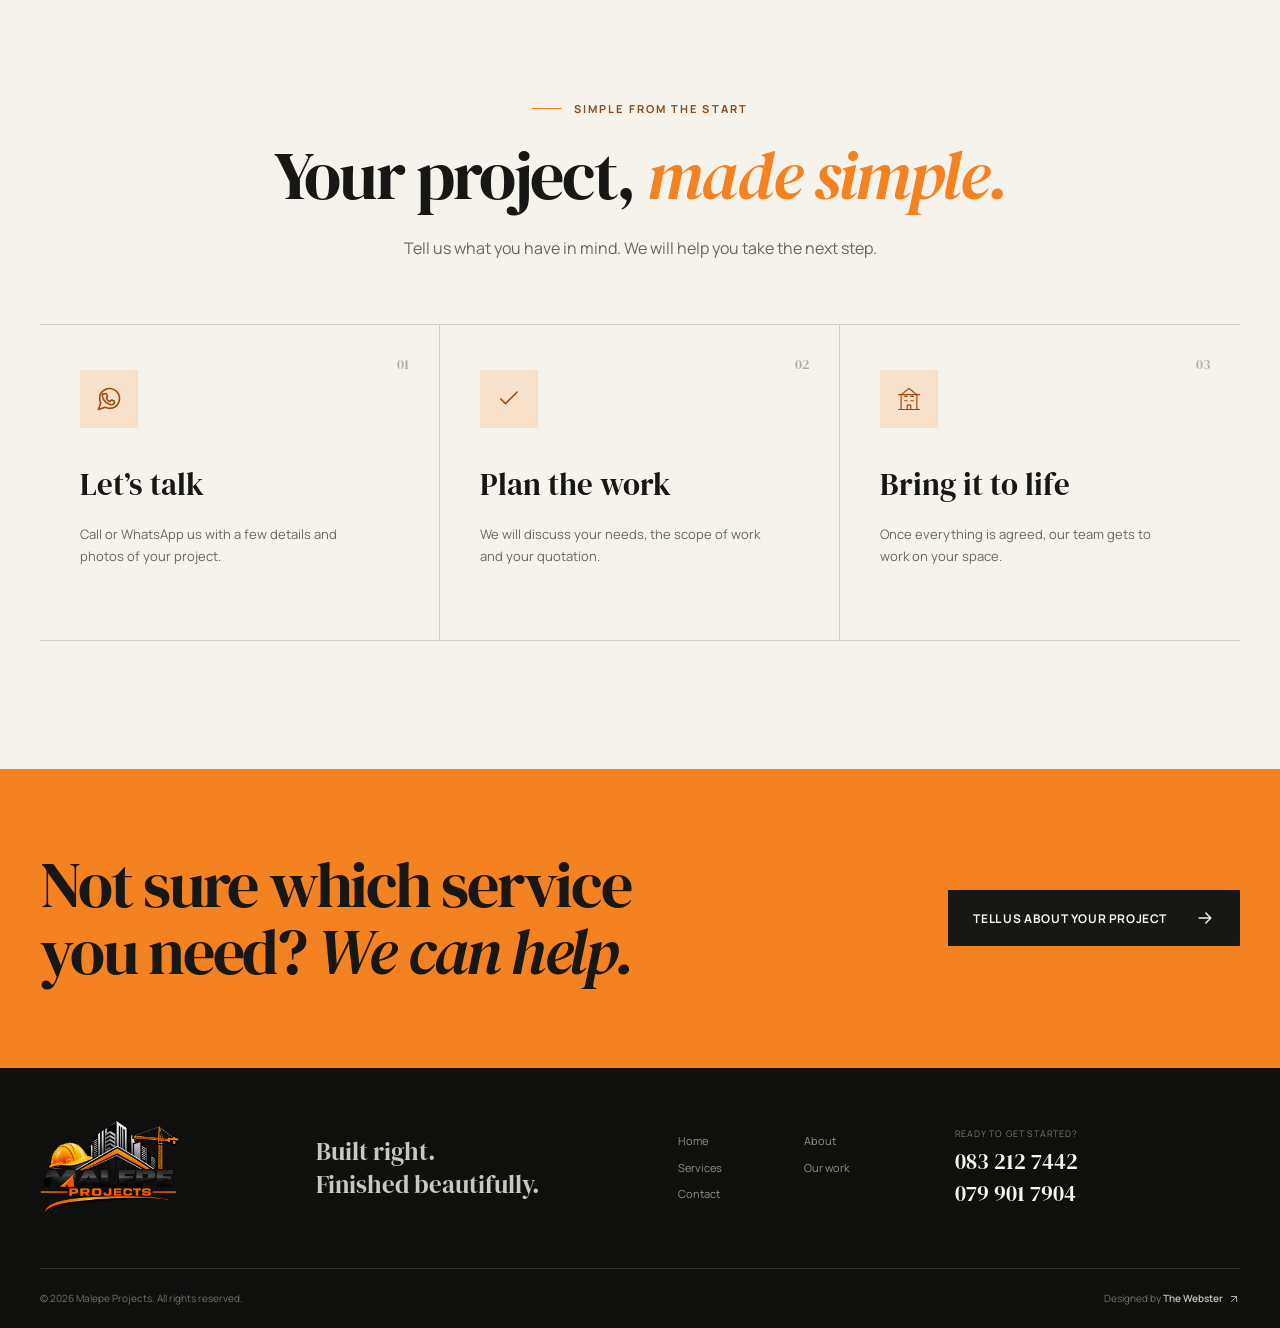
<file: services.html>
<!DOCTYPE html>
<html lang="en">
<head>
  <meta charset="UTF-8"><meta name="viewport" content="width=device-width, initial-scale=1.0"><meta name="theme-color" content="#171715">
  <meta name="description" content="Explore all Malepe Projects services: building, paving, painting, plumbing, tiling, renovations, maintenance and garden services.">
  <meta name="robots" content="index, follow"><meta property="og:type" content="website"><meta property="og:title" content="Building & Property Services | Malepe Projects"><meta property="og:description" content="Eight specialist services, one dedicated team."><meta property="og:url" content="https://thewebster0326.github.io/malepe-projects/services.html"><meta property="og:image" content="https://thewebster0326.github.io/malepe-projects/455457.jpg"><meta name="twitter:card" content="summary_large_image">
  <link rel="canonical" href="https://thewebster0326.github.io/malepe-projects/services.html"><link rel="icon" href="favicon.svg" type="image/svg+xml"><link rel="preconnect" href="https://fonts.googleapis.com"><link rel="preconnect" href="https://fonts.gstatic.com" crossorigin><link href="https://fonts.googleapis.com/css2?family=DM+Serif+Display:ital@0;1&family=Manrope:wght@400;500;600;700&display=swap" rel="stylesheet"><link rel="stylesheet" href="styles.css"><script>document.documentElement.classList.add('js');</script><script src="script.js" defer></script>
  <title>Our Services | Malepe Projects</title>
</head>
<body>
  <a class="skip-link" href="#main-content">Skip to main content</a>
  <header class="site-header" id="site-header"><div class="nav-shell">
    <a class="brand" href="index.html" aria-label="Malepe Projects home"><img src="assets/malepe-logo.png" alt="Malepe Projects" width="116" height="80"></a>
    <nav class="primary-nav" id="primary-navigation" aria-label="Primary navigation"><a class="nav-link" href="index.html">Home</a><a class="nav-link" href="about.html">About</a><div class="nav-services"><div class="nav-services-label"><a class="nav-link active" href="services.html" aria-current="page">Services</a><button class="submenu-toggle" type="button" aria-expanded="false" aria-controls="services-submenu" aria-label="Show services menu"><svg aria-hidden="true"><use href="icons.svg#icon-chevron"/></svg></button></div><div class="services-submenu" id="services-submenu"><a class="all-services-link active" href="services.html">All services</a><a href="building.html">Building</a><a href="paving.html">Paving</a><a href="painting.html">Painting</a><a href="plumbing.html">Plumbing</a><a href="tiling.html">Tiling</a><a href="renovations.html">Renovations</a><a href="maintenance.html">Maintenance</a><a href="garden-services.html">Garden services</a></div></div><a class="nav-link" href="projects.html">Our work</a><a class="nav-link" href="index.html#process">How it works</a><a class="nav-link" href="contact.html">Contact</a><div class="mobile-nav-contact"><span>Speak to our team</span><a href="tel:+27832127442">083 212 7442</a></div></nav>
    <a class="button button-small header-cta" href="contact.html">Get a quote <svg aria-hidden="true"><use href="icons.svg#icon-arrow-up"/></svg></a><button class="menu-toggle" type="button" aria-expanded="false" aria-controls="primary-navigation" aria-label="Open navigation menu"><span></span><span></span></button>
  </div></header>

  <main id="main-content">
    <section class="page-hero page-hero-simple" aria-labelledby="page-title"><div class="container page-hero-grid"><div class="page-hero-copy" data-reveal><p class="breadcrumb"><a href="index.html">Home</a><span aria-hidden="true">/</span><span>Services</span></p><h1 id="page-title">Every detail.<br><em>One dedicated team.</em></h1><p>From the ground up to the finishing touches, choose the service you need or bring us the whole project. Explore each service to see how we can help.</p></div><div class="page-hero-number" aria-hidden="true">08<small>Specialist services</small></div></div></section>

    <section class="section services" aria-labelledby="services-list-title"><div class="container"><h2 class="section-kicker" id="services-list-title">Explore our services</h2><div class="services-grid">
      <a class="service-card" href="building.html" data-reveal><div class="service-top"><span class="service-icon"><svg aria-hidden="true"><use href="icons.svg#icon-building"/></svg></span><span class="service-number">01</span></div><h3>Building</h3><p>Quality brickwork, plastering and structural work for new spaces and additions.</p><span class="service-enquire">Explore building <svg aria-hidden="true"><use href="icons.svg#icon-arrow-up"/></svg></span></a>
      <a class="service-card" href="paving.html" data-reveal><div class="service-top"><span class="service-icon"><svg aria-hidden="true"><use href="icons.svg#icon-paving"/></svg></span><span class="service-number">02</span></div><h3>Paving</h3><p>Neat, durable paving for driveways, walkways, patios and outdoor areas.</p><span class="service-enquire">Explore paving <svg aria-hidden="true"><use href="icons.svg#icon-arrow-up"/></svg></span></a>
      <a class="service-card" href="painting.html" data-reveal><div class="service-top"><span class="service-icon"><svg aria-hidden="true"><use href="icons.svg#icon-painting"/></svg></span><span class="service-number">03</span></div><h3>Painting</h3><p>Clean interior and exterior finishes that refresh and protect your property.</p><span class="service-enquire">Explore painting <svg aria-hidden="true"><use href="icons.svg#icon-arrow-up"/></svg></span></a>
      <a class="service-card" href="plumbing.html" data-reveal><div class="service-top"><span class="service-icon"><svg aria-hidden="true"><use href="icons.svg#icon-plumbing"/></svg></span><span class="service-number">04</span></div><h3>Plumbing</h3><p>Plumbing installations, repairs and maintenance for a property that works as it should.</p><span class="service-enquire">Explore plumbing <svg aria-hidden="true"><use href="icons.svg#icon-arrow-up"/></svg></span></a>
      <a class="service-card" href="tiling.html" data-reveal><div class="service-top"><span class="service-icon"><svg aria-hidden="true"><use href="icons.svg#icon-tiling"/></svg></span><span class="service-number">05</span></div><h3>Tiling</h3><p>Precise wall and floor tiling for kitchens, bathrooms and living spaces.</p><span class="service-enquire">Explore tiling <svg aria-hidden="true"><use href="icons.svg#icon-arrow-up"/></svg></span></a>
      <a class="service-card" href="renovations.html" data-reveal><div class="service-top"><span class="service-icon"><svg aria-hidden="true"><use href="icons.svg#icon-renovations"/></svg></span><span class="service-number">06</span></div><h3>Renovations</h3><p>Thoughtful upgrades that transform outdated spaces into places you love.</p><span class="service-enquire">Explore renovations <svg aria-hidden="true"><use href="icons.svg#icon-arrow-up"/></svg></span></a>
      <a class="service-card" href="maintenance.html" data-reveal><div class="service-top"><span class="service-icon"><svg aria-hidden="true"><use href="icons.svg#icon-maintenance"/></svg></span><span class="service-number">07</span></div><h3>Maintenance</h3><p>Everyday repairs and property care to keep everything in good working order.</p><span class="service-enquire">Explore maintenance <svg aria-hidden="true"><use href="icons.svg#icon-arrow-up"/></svg></span></a>
      <a class="service-card" href="garden-services.html" data-reveal><div class="service-top"><span class="service-icon"><svg aria-hidden="true"><use href="icons.svg#icon-garden"/></svg></span><span class="service-number">08</span></div><h3>Garden services</h3><p>Garden clean-ups and ongoing care for tidy, welcoming outdoor spaces.</p><span class="service-enquire">Explore garden services <svg aria-hidden="true"><use href="icons.svg#icon-arrow-up"/></svg></span></a>
    </div></div></section>

    <section class="section process" aria-labelledby="services-process-title"><div class="container"><div class="process-heading" data-reveal><p class="section-kicker">Simple from the start</p><h2 id="services-process-title">Your project, <em>made simple.</em></h2><p>Tell us what you have in mind. We will help you take the next step.</p></div><ol class="process-list"><li data-reveal><span class="process-number">01</span><div class="process-icon"><svg aria-hidden="true"><use href="icons.svg#icon-whatsapp"/></svg></div><h3>Let’s talk</h3><p>Call or WhatsApp us with a few details and photos of your project.</p></li><li data-reveal><span class="process-number">02</span><div class="process-icon"><svg aria-hidden="true"><use href="icons.svg#icon-check"/></svg></div><h3>Plan the work</h3><p>We will discuss your needs, the scope of work and your quotation.</p></li><li data-reveal><span class="process-number">03</span><div class="process-icon"><svg aria-hidden="true"><use href="icons.svg#icon-building"/></svg></div><h3>Bring it to life</h3><p>Once everything is agreed, our team gets to work on your space.</p></li></ol></div></section>
    <section class="simple-cta" aria-labelledby="services-cta-title"><div class="container simple-cta-inner" data-reveal><h2 id="services-cta-title">Not sure which service you need? <em>We can help.</em></h2><a class="button" href="contact.html?service=Multiple%20services">Tell us about your project <svg aria-hidden="true"><use href="icons.svg#icon-arrow"/></svg></a></div></section>
  </main>

  <footer class="site-footer"><div class="container footer-main"><a class="footer-brand" href="index.html" aria-label="Malepe Projects home"><img src="assets/malepe-logo.png" alt="Malepe Projects" width="150" height="103" loading="lazy"></a><p class="footer-tagline">Built right.<br>Finished beautifully.</p><nav class="footer-nav" aria-label="Footer navigation"><a href="index.html">Home</a><a href="about.html">About</a><a href="services.html">Services</a><a href="projects.html">Our work</a><a href="contact.html">Contact</a></nav><div class="footer-contact"><span>Ready to get started?</span><a href="tel:+27832127442">083 212 7442</a><a href="tel:+27799017904">079 901 7904</a></div></div><div class="container footer-bottom"><p>&copy; <span id="current-year">2026</span> Malepe Projects. All rights reserved.</p><p>Designed by <a href="https://thewebster.co.za/" target="_blank" rel="noopener noreferrer">The Webster <svg aria-hidden="true"><use href="icons.svg#icon-arrow-up"/></svg></a></p></div></footer>
  <a class="floating-whatsapp" href="https://wa.me/27832127442?text=Hello%20Malepe%20Projects%2C%20I%27d%20like%20to%20request%20a%20quote." target="_blank" rel="noopener noreferrer" aria-label="Request a quote from Malepe Projects on WhatsApp"><svg aria-hidden="true"><use href="icons.svg#icon-whatsapp"/></svg><span>WhatsApp us</span></a>
</body></html>
</file>
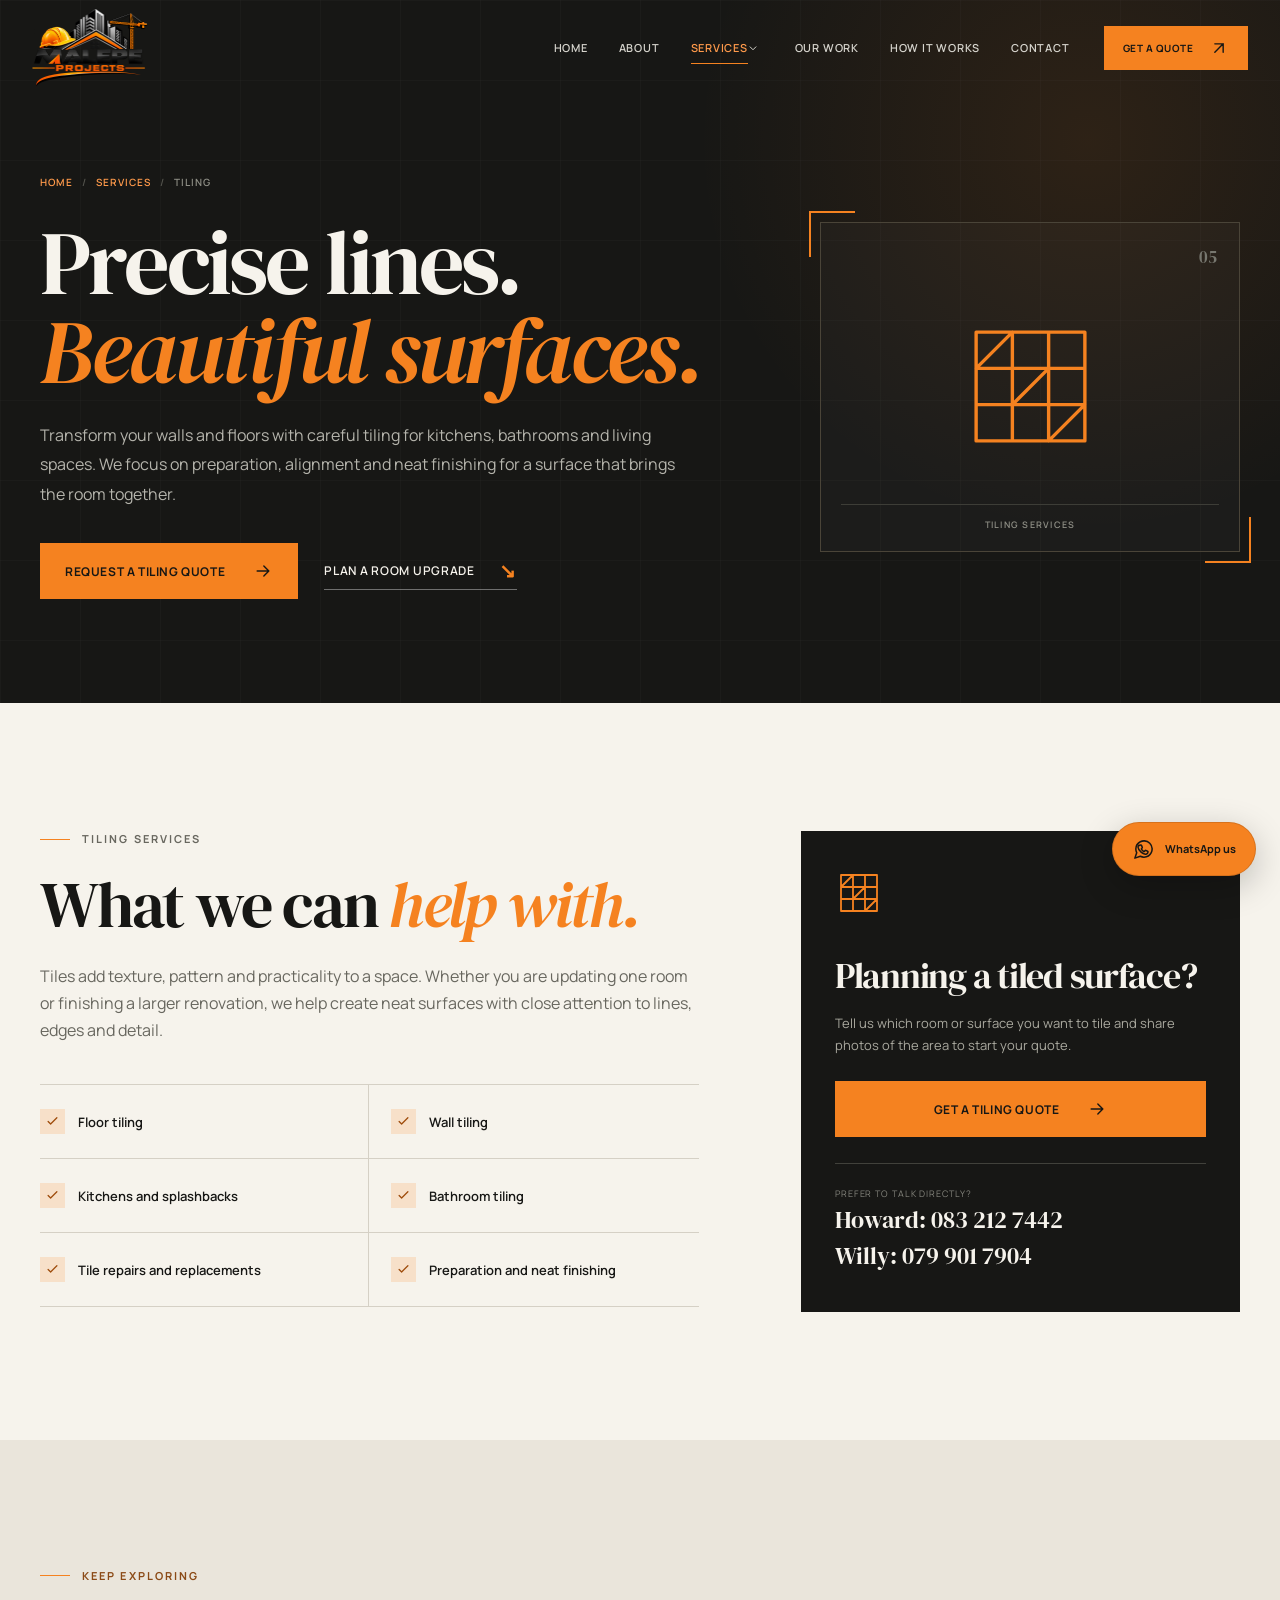
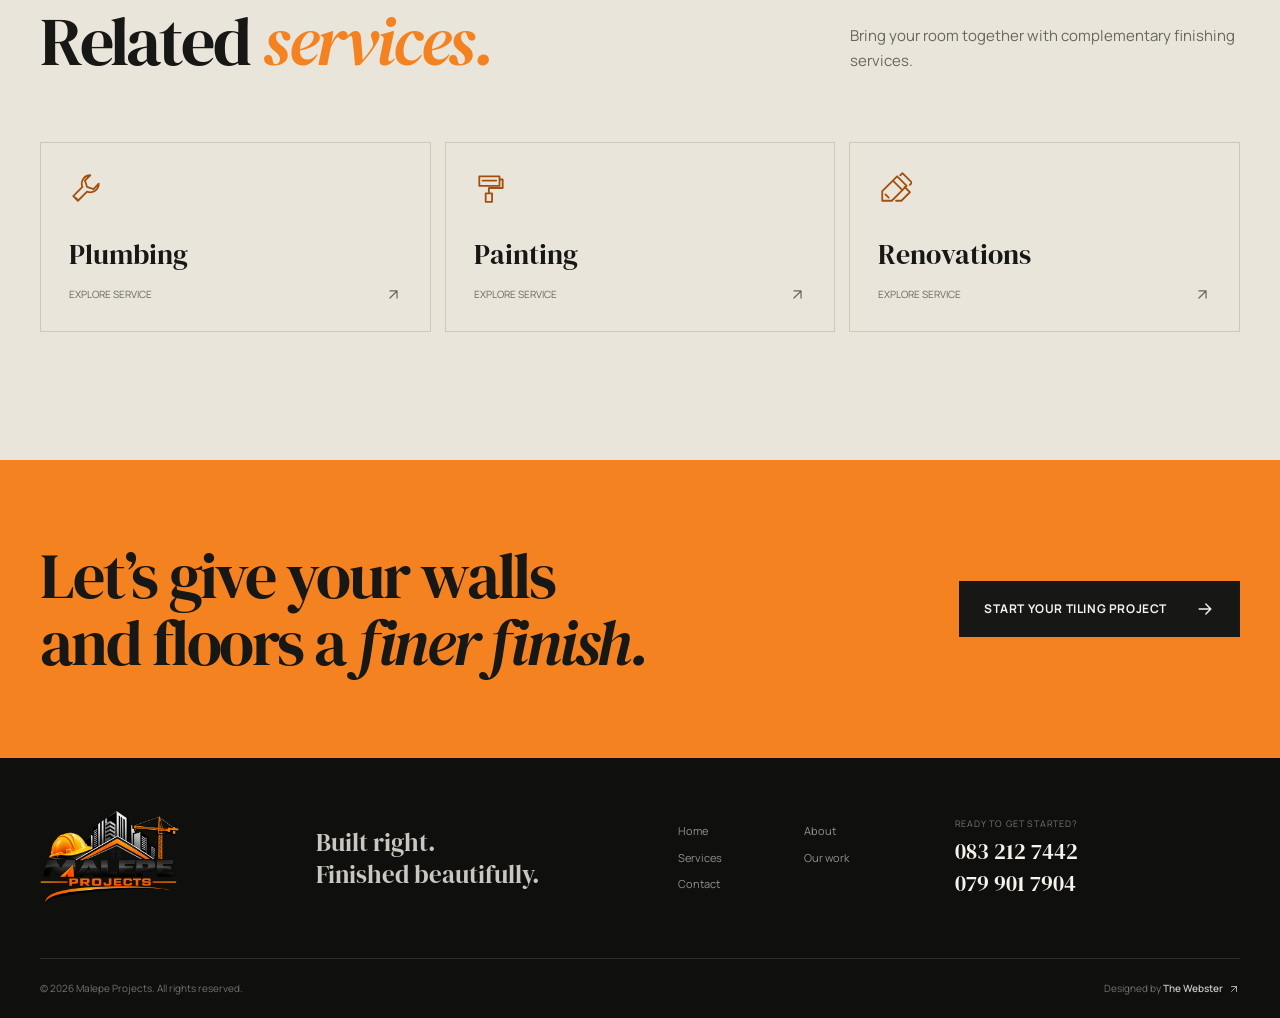
<file: tiling.html>
<!DOCTYPE html><html lang="en"><head>
<meta charset="UTF-8"><meta name="viewport" content="width=device-width, initial-scale=1.0"><meta name="theme-color" content="#171715"><meta name="description" content="Malepe Projects offers precise wall and floor tiling for kitchens, bathrooms and living spaces, plus tile repairs and replacements."><meta name="robots" content="index, follow"><meta property="og:type" content="website"><meta property="og:title" content="Tiling Services | Malepe Projects"><meta property="og:description" content="Precise lines and beautiful surfaces for walls, floors, kitchens and bathrooms."><meta property="og:url" content="https://thewebster0326.github.io/malepe-projects/tiling.html"><meta property="og:image" content="https://thewebster0326.github.io/malepe-projects/455455.jpg"><meta name="twitter:card" content="summary_large_image"><link rel="canonical" href="https://thewebster0326.github.io/malepe-projects/tiling.html"><link rel="icon" href="favicon.svg" type="image/svg+xml"><link rel="preconnect" href="https://fonts.googleapis.com"><link rel="preconnect" href="https://fonts.gstatic.com" crossorigin><link href="https://fonts.googleapis.com/css2?family=DM+Serif+Display:ital@0;1&family=Manrope:wght@400;500;600;700&display=swap" rel="stylesheet"><link rel="stylesheet" href="styles.css"><script>document.documentElement.classList.add('js');</script><script src="script.js" defer></script><title>Tiling Services | Malepe Projects</title></head>
<body><a class="skip-link" href="#main-content">Skip to main content</a>
<header class="site-header" id="site-header"><div class="nav-shell"><a class="brand" href="index.html" aria-label="Malepe Projects home"><img src="assets/malepe-logo.png" alt="Malepe Projects" width="116" height="80"></a><nav class="primary-nav" id="primary-navigation" aria-label="Primary navigation"><a class="nav-link" href="index.html">Home</a><a class="nav-link" href="about.html">About</a><div class="nav-services"><div class="nav-services-label"><a class="nav-link active" href="services.html">Services</a><button class="submenu-toggle" type="button" aria-expanded="false" aria-controls="services-submenu" aria-label="Show services menu"><svg aria-hidden="true"><use href="icons.svg#icon-chevron"/></svg></button></div><div class="services-submenu" id="services-submenu"><a class="all-services-link" href="services.html">All services</a><a href="building.html">Building</a><a href="paving.html">Paving</a><a href="painting.html">Painting</a><a href="plumbing.html">Plumbing</a><a class="active" href="tiling.html" aria-current="page">Tiling</a><a href="renovations.html">Renovations</a><a href="maintenance.html">Maintenance</a><a href="garden-services.html">Garden services</a></div></div><a class="nav-link" href="projects.html">Our work</a><a class="nav-link" href="index.html#process">How it works</a><a class="nav-link" href="contact.html">Contact</a><div class="mobile-nav-contact"><span>Speak to our team</span><a href="tel:+27832127442">083 212 7442</a></div></nav><a class="button button-small header-cta" href="contact.html">Get a quote <svg aria-hidden="true"><use href="icons.svg#icon-arrow-up"/></svg></a><button class="menu-toggle" type="button" aria-expanded="false" aria-controls="primary-navigation" aria-label="Open navigation menu"><span></span><span></span></button></div></header>
<main id="main-content">
<section class="page-hero" aria-labelledby="page-title"><div class="container page-hero-grid"><div class="page-hero-copy" data-reveal><p class="breadcrumb"><a href="index.html">Home</a><span aria-hidden="true">/</span><a href="services.html">Services</a><span aria-hidden="true">/</span><span>Tiling</span></p><h1 id="page-title">Precise lines.<br><em>Beautiful surfaces.</em></h1><p>Transform your walls and floors with careful tiling for kitchens, bathrooms and living spaces. We focus on preparation, alignment and neat finishing for a surface that brings the room together.</p><div class="page-hero-actions"><a class="button button-primary" href="contact.html?service=Tiling">Request a tiling quote <svg aria-hidden="true"><use href="icons.svg#icon-arrow"/></svg></a><a class="text-link" href="renovations.html">Plan a room upgrade <span aria-hidden="true">↘</span></a></div></div><div class="page-hero-art" data-reveal aria-hidden="true"><span>05</span><svg><use href="icons.svg#icon-tiling"/></svg><small>Tiling services</small></div></div></section>
<section class="section service-details" aria-labelledby="included-title"><div class="container service-details-grid"><div class="service-details-main" data-reveal><p class="section-kicker">Tiling services</p><h2 id="included-title">What we can <em>help with.</em></h2><p>Tiles add texture, pattern and practicality to a space. Whether you are updating one room or finishing a larger renovation, we help create neat surfaces with close attention to lines, edges and detail.</p><ul class="included-list"><li><span><svg aria-hidden="true"><use href="icons.svg#icon-check"/></svg></span>Floor tiling</li><li><span><svg aria-hidden="true"><use href="icons.svg#icon-check"/></svg></span>Wall tiling</li><li><span><svg aria-hidden="true"><use href="icons.svg#icon-check"/></svg></span>Kitchens and splashbacks</li><li><span><svg aria-hidden="true"><use href="icons.svg#icon-check"/></svg></span>Bathroom tiling</li><li><span><svg aria-hidden="true"><use href="icons.svg#icon-check"/></svg></span>Tile repairs and replacements</li><li><span><svg aria-hidden="true"><use href="icons.svg#icon-check"/></svg></span>Preparation and neat finishing</li></ul></div><aside class="service-quote-card" data-reveal><svg aria-hidden="true"><use href="icons.svg#icon-tiling"/></svg><h2>Planning a tiled surface?</h2><p>Tell us which room or surface you want to tile and share photos of the area to start your quote.</p><a class="button button-primary" href="contact.html?service=Tiling">Get a tiling quote <svg aria-hidden="true"><use href="icons.svg#icon-arrow"/></svg></a><div class="service-direct-contact"><span>Prefer to talk directly?</span><a href="tel:+27832127442">Howard: 083 212 7442</a><a href="tel:+27799017904">Willy: 079 901 7904</a></div></aside></div></section>
<section class="section related-services" aria-labelledby="related-title"><div class="container"><div class="section-heading" data-reveal><div><p class="section-kicker">Keep exploring</p><h2 id="related-title">Related <em>services.</em></h2></div><p>Bring your room together with complementary finishing services.</p></div><div class="related-grid"><a class="related-card" href="plumbing.html"><svg aria-hidden="true"><use href="icons.svg#icon-plumbing"/></svg><h3>Plumbing</h3><span>Explore service <svg aria-hidden="true"><use href="icons.svg#icon-arrow-up"/></svg></span></a><a class="related-card" href="painting.html"><svg aria-hidden="true"><use href="icons.svg#icon-painting"/></svg><h3>Painting</h3><span>Explore service <svg aria-hidden="true"><use href="icons.svg#icon-arrow-up"/></svg></span></a><a class="related-card" href="renovations.html"><svg aria-hidden="true"><use href="icons.svg#icon-renovations"/></svg><h3>Renovations</h3><span>Explore service <svg aria-hidden="true"><use href="icons.svg#icon-arrow-up"/></svg></span></a></div></div></section>
<section class="simple-cta" aria-labelledby="cta-title"><div class="container simple-cta-inner" data-reveal><h2 id="cta-title">Let’s give your walls and floors a <em>finer finish.</em></h2><a class="button" href="contact.html?service=Tiling">Start your tiling project <svg aria-hidden="true"><use href="icons.svg#icon-arrow"/></svg></a></div></section>
</main><footer class="site-footer"><div class="container footer-main"><a class="footer-brand" href="index.html" aria-label="Malepe Projects home"><img src="assets/malepe-logo.png" alt="Malepe Projects" width="150" height="103" loading="lazy"></a><p class="footer-tagline">Built right.<br>Finished beautifully.</p><nav class="footer-nav" aria-label="Footer navigation"><a href="index.html">Home</a><a href="about.html">About</a><a href="services.html">Services</a><a href="projects.html">Our work</a><a href="contact.html">Contact</a></nav><div class="footer-contact"><span>Ready to get started?</span><a href="tel:+27832127442">083 212 7442</a><a href="tel:+27799017904">079 901 7904</a></div></div><div class="container footer-bottom"><p>&copy; <span id="current-year">2026</span> Malepe Projects. All rights reserved.</p><p>Designed by <a href="https://thewebster.co.za/" target="_blank" rel="noopener noreferrer">The Webster <svg aria-hidden="true"><use href="icons.svg#icon-arrow-up"/></svg></a></p></div></footer><a class="floating-whatsapp" href="https://wa.me/27832127442?text=Hello%20Malepe%20Projects%2C%20I%27d%20like%20to%20request%20a%20tiling%20quote." target="_blank" rel="noopener noreferrer" aria-label="Request a tiling quote on WhatsApp"><svg aria-hidden="true"><use href="icons.svg#icon-whatsapp"/></svg><span>WhatsApp us</span></a></body></html>
</file>
<file: styles.css>
:root {
  --ink: #171715;
  --ink-deep: #0f0f0e;
  --ivory: #f6f3ec;
  --ivory-deep: #eae5db;
  --paper: #fbf9f4;
  --orange: #f58220;
  --orange-light: #ff9a4b;
  --muted: #68675f;
  --line: #d5d0c5;
  --white-line: rgba(255, 255, 255, 0.16);
  --serif: "DM Serif Display", Georgia, serif;
  --sans: "Manrope", Arial, sans-serif;
  --container: 1240px;
  --header-height: 96px;
}

*,
*::before,
*::after {
  box-sizing: border-box;
}

html {
  scroll-behavior: smooth;
  scroll-padding-top: 88px;
}

body {
  margin: 0;
  background: var(--ivory);
  color: var(--ink);
  font-family: var(--sans);
  font-size: 16px;
  line-height: 1.7;
  -webkit-font-smoothing: antialiased;
  overflow-x: hidden;
}

body.menu-open,
body.lightbox-open {
  overflow: hidden;
}

::selection {
  background: var(--orange);
  color: var(--ink);
}

img {
  display: block;
  max-width: 100%;
}

svg {
  width: 24px;
  height: 24px;
  fill: none;
  stroke: currentColor;
  stroke-width: 1.7;
  stroke-linecap: round;
  stroke-linejoin: round;
}

button,
input,
select,
textarea {
  color: inherit;
  font: inherit;
}

button,
a {
  -webkit-tap-highlight-color: transparent;
}

a {
  color: inherit;
  text-decoration: none;
}

button {
  cursor: pointer;
}

h1,
h2,
h3,
p {
  margin-top: 0;
}

h1,
h2,
h3 {
  text-wrap: balance;
}

h1,
h2 {
  font-family: var(--serif);
  font-weight: 400;
  letter-spacing: -0.035em;
}

h1 em,
h2 em {
  color: var(--orange);
  font-weight: 400;
}

[hidden] {
  display: none !important;
}

.container {
  width: min(var(--container), calc(100% - 80px));
  margin-inline: auto;
}

.section {
  padding-block: clamp(96px, 10vw, 152px);
}

.section-kicker,
.eyebrow {
  display: flex;
  align-items: center;
  gap: 12px;
  margin-bottom: 24px;
  color: #8b4a16;
  font-size: 11px;
  font-weight: 700;
  letter-spacing: 0.19em;
  line-height: 1.4;
  text-transform: uppercase;
}

.section-kicker::before {
  width: 30px;
  height: 1px;
  background: var(--orange);
  content: "";
}

.light-kicker {
  color: var(--orange-light);
}

.section-heading {
  display: flex;
  align-items: flex-end;
  justify-content: space-between;
  gap: 64px;
  margin-bottom: 64px;
}

.section-heading h2,
.process-heading h2,
.contact-intro h2,
.about-content h2 {
  margin-bottom: 0;
  font-size: clamp(46px, 5.3vw, 72px);
  line-height: 1.04;
}

.section-heading > p {
  max-width: 390px;
  margin-bottom: 4px;
  color: var(--muted);
  font-size: 15px;
}

.skip-link {
  position: fixed;
  top: 12px;
  left: 12px;
  z-index: 1000;
  padding: 12px 18px;
  background: var(--orange);
  color: var(--ink);
  font-weight: 700;
  transform: translateY(-160%);
  transition: transform 180ms ease;
}

.skip-link:focus {
  transform: translateY(0);
}

:focus-visible {
  outline: 3px solid var(--orange-light);
  outline-offset: 4px;
}

.svg-definitions {
  position: absolute;
  width: 0;
  height: 0;
  overflow: hidden;
}

.button {
  display: inline-flex;
  min-height: 56px;
  align-items: center;
  justify-content: center;
  gap: 28px;
  padding: 15px 24px;
  border: 1px solid transparent;
  background: var(--ink);
  color: var(--ivory);
  font-size: 12px;
  font-weight: 700;
  letter-spacing: 0.05em;
  line-height: 1.3;
  text-transform: uppercase;
  transition: background-color 220ms ease, color 220ms ease, border-color 220ms ease, transform 220ms ease;
}

.button svg {
  width: 20px;
  height: 20px;
  transition: transform 220ms ease;
}

.button:hover {
  transform: translateY(-2px);
}

.button:hover svg {
  transform: translateX(4px);
}

.button-primary {
  background: var(--orange);
  color: var(--ink);
}

.button-primary:hover {
  background: var(--orange-light);
}

.button-small {
  min-height: 44px;
  gap: 16px;
  padding: 11px 18px;
  background: var(--orange);
  color: var(--ink);
  font-size: 10px;
}

.button-small:hover {
  background: var(--orange-light);
}

.text-link {
  display: inline-flex;
  align-items: center;
  gap: 24px;
  padding-block: 8px;
  border-bottom: 1px solid rgba(255, 255, 255, 0.38);
  color: var(--ivory);
  font-size: 12px;
  font-weight: 600;
  letter-spacing: 0.06em;
  text-transform: uppercase;
  transition: border-color 180ms ease, color 180ms ease;
}

.text-link span {
  color: var(--orange);
  font-size: 20px;
  line-height: 1;
  transition: transform 180ms ease;
}

.text-link:hover {
  border-color: var(--orange);
  color: var(--orange-light);
}

.text-link:hover span {
  transform: translate(3px, 3px);
}

.dark-link {
  border-color: #aaa499;
  color: var(--ink);
}

.dark-link:hover {
  color: #9a4b0b;
}

.site-header {
  position: fixed;
  inset: 0 0 auto;
  z-index: 100;
  border-bottom: 1px solid transparent;
  transition: background-color 240ms ease, border-color 240ms ease, box-shadow 240ms ease;
}

.site-header.scrolled,
.site-header.menu-active {
  border-color: var(--white-line);
  background: rgba(15, 15, 14, 0.94);
  box-shadow: 0 12px 40px rgba(0, 0, 0, 0.12);
  backdrop-filter: blur(16px);
}

.nav-shell {
  display: flex;
  width: min(1400px, calc(100% - 64px));
  height: var(--header-height);
  align-items: center;
  margin-inline: auto;
}

.brand {
  position: relative;
  z-index: 102;
  display: flex;
  width: 116px;
  height: 88px;
  align-items: center;
  flex: 0 0 auto;
}

.brand img {
  width: 116px;
  height: auto;
}

.primary-nav {
  display: flex;
  align-items: center;
  gap: 31px;
  margin-right: 34px;
  margin-left: auto;
}

.nav-link {
  position: relative;
  padding-block: 12px;
  color: #d6d4cd;
  font-size: 11px;
  font-weight: 600;
  letter-spacing: 0.07em;
  text-transform: uppercase;
  transition: color 180ms ease;
}

.nav-link::after {
  position: absolute;
  right: 0;
  bottom: 5px;
  left: 0;
  height: 1px;
  background: var(--orange);
  content: "";
  transform: scaleX(0);
  transform-origin: right;
  transition: transform 200ms ease;
}

.nav-link:hover,
.nav-link.active,
.nav-link[aria-current="location"] {
  color: var(--orange-light);
}

.nav-link:hover::after,
.nav-link.active::after,
.nav-link[aria-current="location"]::after {
  transform: scaleX(1);
  transform-origin: left;
}

.header-cta {
  flex: 0 0 auto;
}

.mobile-nav-contact,
.menu-toggle {
  display: none;
}

.hero {
  position: relative;
  display: flex;
  min-height: 100svh;
  overflow: hidden;
  align-items: center;
  padding: 148px 0 112px;
  background-color: var(--ink);
  background-image: linear-gradient(rgba(255, 255, 255, 0.018) 1px, transparent 1px), linear-gradient(90deg, rgba(255, 255, 255, 0.018) 1px, transparent 1px), radial-gradient(circle at 16% 28%, rgba(245, 130, 32, 0.09), transparent 34%);
  background-size: 80px 80px, 80px 80px, auto;
  color: var(--ivory);
  isolation: isolate;
}

.hero::after {
  position: absolute;
  right: -8vw;
  bottom: -30%;
  z-index: -1;
  width: 52vw;
  height: 52vw;
  border: 1px solid rgba(245, 130, 32, 0.1);
  border-radius: 50%;
  content: "";
}

.hero-grid {
  display: grid;
  align-items: center;
  grid-template-columns: minmax(0, 1.07fr) minmax(360px, 0.93fr);
  gap: clamp(48px, 6vw, 88px);
}

.hero-copy {
  position: relative;
  z-index: 2;
}

.eyebrow {
  margin-bottom: 30px;
  color: var(--orange-light);
}

.eyebrow > span {
  width: 7px;
  height: 7px;
  background: var(--orange);
  box-shadow: 0 0 0 5px rgba(245, 130, 32, 0.12);
  transform: rotate(45deg);
}

.hero h1 {
  max-width: 790px;
  margin-bottom: 30px;
  font-size: clamp(66px, 6.7vw, 100px);
  line-height: 0.95;
}

.hero h1 em {
  display: inline-block;
  font-size: 0.84em;
  line-height: 1.08;
}

.hero-lead {
  max-width: 590px;
  margin-bottom: 36px;
  color: #bebdb5;
  font-size: 16px;
  line-height: 1.85;
}

.hero-actions {
  display: flex;
  align-items: center;
  gap: 32px;
}

.hero-contact {
  display: flex;
  align-items: center;
  gap: 14px;
  margin-top: 42px;
}

.hero-contact-icon {
  display: grid;
  width: 43px;
  height: 43px;
  border: 1px solid var(--white-line);
  border-radius: 50%;
  color: var(--orange);
  place-items: center;
}

.hero-contact-icon svg {
  width: 17px;
  height: 17px;
}

.hero-contact > div {
  display: flex;
  flex-direction: column;
}

.hero-contact span:not(.hero-contact-icon) {
  color: #929189;
  font-size: 10px;
  letter-spacing: 0.09em;
  text-transform: uppercase;
}

.hero-contact a {
  color: var(--ivory);
  font-family: var(--serif);
  font-size: 21px;
  letter-spacing: 0.02em;
  line-height: 1.4;
  transition: color 180ms ease;
}

.hero-contact a:hover {
  color: var(--orange-light);
}

.hero-visual {
  position: relative;
  z-index: 1;
  padding: 14px 0 0 14px;
}

.hero-image-wrap {
  position: relative;
  z-index: 2;
  height: min(65vh, 640px);
  min-height: 500px;
  overflow: hidden;
  background: #34342f;
  clip-path: polygon(13% 0, 100% 0, 100% 100%, 0 100%, 0 12%);
}

.hero-image-wrap::after {
  position: absolute;
  inset: 0;
  background: linear-gradient(180deg, transparent 58%, rgba(12, 12, 11, 0.48));
  content: "";
  pointer-events: none;
}

.hero-image-wrap img {
  width: 100%;
  height: 100%;
  object-fit: cover;
  object-position: 54% center;
  transition: transform 1.2s cubic-bezier(0.2, 0.7, 0.2, 1);
}

.hero-visual:hover .hero-image-wrap img {
  transform: scale(1.035);
}

.hero-frame {
  position: absolute;
  top: 0;
  left: 0;
  width: 70%;
  height: 58%;
  border-top: 1px solid rgba(245, 130, 32, 0.62);
  border-left: 1px solid rgba(245, 130, 32, 0.62);
  pointer-events: none;
}

.hero-image-label {
  position: absolute;
  bottom: 30px;
  left: -30px;
  z-index: 3;
  display: flex;
  min-width: 245px;
  align-items: center;
  gap: 18px;
  padding: 20px 24px;
  background: rgba(15, 15, 14, 0.88);
  backdrop-filter: blur(12px);
}

.label-line {
  width: 2px;
  height: 38px;
  background: var(--orange);
}

.hero-image-label > div {
  display: flex;
  flex-direction: column;
}

.hero-image-label strong {
  font-family: var(--serif);
  font-size: 21px;
  font-weight: 400;
  line-height: 1.35;
}

.hero-image-label div span {
  color: #aaa99f;
  font-size: 11px;
  letter-spacing: 0.06em;
}

.hero-badge {
  position: absolute;
  top: 52px;
  right: -24px;
  z-index: 4;
  display: flex;
  width: 126px;
  height: 126px;
  align-items: center;
  justify-content: center;
  gap: 9px;
  background: var(--orange);
  color: var(--ink);
}

.hero-badge strong {
  font-family: var(--serif);
  font-size: 44px;
  font-weight: 400;
  line-height: 1;
}

.hero-badge span {
  font-size: 9px;
  font-weight: 700;
  letter-spacing: 0.08em;
  line-height: 1.5;
  text-transform: uppercase;
}

.scroll-cue {
  position: absolute;
  bottom: 34px;
  left: 34px;
  display: flex;
  align-items: center;
  gap: 14px;
  color: #77776f;
  font-size: 9px;
  font-weight: 700;
  letter-spacing: 0.2em;
  text-transform: uppercase;
  transform: rotate(-90deg);
  transform-origin: left center;
}

.scroll-cue i {
  position: relative;
  display: block;
  width: 52px;
  height: 1px;
  overflow: hidden;
  background: #494943;
}

.scroll-cue i::after {
  position: absolute;
  inset: 0;
  background: var(--orange);
  content: "";
  animation: scroll-line 2s ease-in-out infinite;
}

@keyframes scroll-line {
  0% { transform: translateX(-100%); }
  60%, 100% { transform: translateX(100%); }
}

.service-ribbon {
  overflow: hidden;
  background: var(--orange);
  color: var(--ink);
}

.ribbon-track {
  display: flex;
  width: min(1400px, calc(100% - 64px));
  align-items: center;
  justify-content: center;
  gap: clamp(15px, 1.7vw, 27px);
  margin-inline: auto;
  padding-block: 22px;
}

.ribbon-track span {
  flex: 0 0 auto;
  font-size: 10px;
  font-weight: 700;
  letter-spacing: 0.12em;
  text-transform: uppercase;
}

.ribbon-track i {
  width: 5px;
  height: 5px;
  flex: 0 0 auto;
  border: 1px solid var(--ink);
  transform: rotate(45deg);
}

.about {
  overflow: hidden;
}

.about-grid {
  display: grid;
  align-items: center;
  grid-template-columns: minmax(0, 0.92fr) minmax(0, 1.08fr);
  gap: clamp(72px, 9vw, 130px);
}

.about-visual {
  position: relative;
  max-width: 510px;
  margin-left: 20px;
}

.about-image {
  position: relative;
  z-index: 1;
  height: 630px;
  overflow: hidden;
  background: #d8d2c6;
}

.about-image img {
  width: 100%;
  height: 100%;
  object-fit: cover;
  object-position: 52% center;
}

.about-outline {
  position: absolute;
  top: -22px;
  right: 24px;
  bottom: 30px;
  left: -22px;
  border: 1px solid #c8c1b5;
  pointer-events: none;
}

.about-note {
  position: absolute;
  right: -42px;
  bottom: 42px;
  z-index: 2;
  display: flex;
  min-width: 244px;
  align-items: center;
  gap: 18px;
  padding: 25px 28px;
  background: var(--ink);
  color: var(--ivory);
}

.about-note svg {
  width: 30px;
  height: 30px;
  color: var(--orange);
}

.about-note p {
  margin: 0;
  font-family: var(--serif);
  font-size: 23px;
  line-height: 1.25;
}

.about-content > p:not(.section-kicker) {
  max-width: 610px;
  color: var(--muted);
  font-size: 15px;
}

.about-content .section-intro {
  margin-top: 32px;
  margin-bottom: 18px;
  color: #3e3d38 !important;
  font-size: 17px !important;
  line-height: 1.8;
}

.value-list {
  margin: 32px 0 30px;
  padding: 0;
  list-style: none;
}

.value-list li {
  display: flex;
  align-items: center;
  gap: 14px;
  padding-block: 12px;
  border-bottom: 1px solid var(--line);
  font-size: 13px;
  font-weight: 600;
}

.value-list li:first-child {
  border-top: 1px solid var(--line);
}

.value-list li > span {
  display: grid;
  width: 24px;
  height: 24px;
  background: rgba(245, 130, 32, 0.16);
  color: #a24e0c;
  place-items: center;
}

.value-list svg {
  width: 15px;
  height: 15px;
  stroke-width: 2.2;
}

.services {
  background: var(--ivory-deep);
}

.services-grid {
  display: grid;
  grid-template-columns: repeat(4, minmax(0, 1fr));
  gap: 14px;
}

.service-card {
  display: flex;
  min-height: 340px;
  flex-direction: column;
  padding: 30px 28px 26px;
  border: 1px solid #cec8bc;
  background: rgba(255, 255, 255, 0.14);
  transition: background-color 260ms ease, color 260ms ease, border-color 260ms ease, transform 260ms ease, box-shadow 260ms ease;
}

.service-card:hover {
  border-color: var(--ink);
  background: var(--ink);
  box-shadow: 0 20px 40px rgba(23, 23, 21, 0.12);
  color: var(--ivory);
  transform: translateY(-6px);
}

.service-top {
  display: flex;
  align-items: flex-start;
  justify-content: space-between;
  margin-bottom: 38px;
}

.service-icon {
  display: grid;
  width: 52px;
  height: 52px;
  color: #a34f0e;
  place-items: center;
  transition: color 220ms ease;
}

.service-icon svg {
  width: 39px;
  height: 39px;
  stroke-width: 1.25;
}

.service-number {
  color: #8c897f;
  font-family: var(--serif);
  font-size: 14px;
}

.service-card h3 {
  margin-bottom: 14px;
  font-family: var(--serif);
  font-size: 30px;
  font-weight: 400;
  line-height: 1.15;
}

.service-card p {
  margin-bottom: 26px;
  color: var(--muted);
  font-size: 13px;
  line-height: 1.75;
  transition: color 220ms ease;
}

.service-enquire {
  display: flex;
  align-items: center;
  justify-content: space-between;
  gap: 10px;
  margin-top: auto;
  padding-top: 17px;
  border-top: 1px solid #d3cdc1;
  font-size: 9px;
  font-weight: 700;
  letter-spacing: 0.08em;
  text-transform: uppercase;
  transition: border-color 220ms ease;
}

.service-enquire svg {
  width: 18px;
  height: 18px;
  color: #a34f0e;
  transition: color 220ms ease, transform 220ms ease;
}

.service-card:hover .service-icon,
.service-card:hover .service-enquire svg {
  color: var(--orange);
}

.service-card:hover p {
  color: #aaa99f;
}

.service-card:hover .service-enquire {
  border-color: #45453f;
}

.service-card:hover .service-enquire svg {
  transform: translate(3px, -3px);
}

.projects {
  background: var(--ink);
  color: var(--ivory);
}

.projects-heading > p {
  color: #aaa99f;
}

.project-filters {
  display: flex;
  flex-wrap: wrap;
  gap: 8px;
  margin: -22px 0 34px;
}

.filter-button {
  min-height: 42px;
  padding: 9px 18px;
  border: 1px solid #44443e;
  background: transparent;
  color: #aaa99f;
  font-size: 10px;
  font-weight: 600;
  letter-spacing: 0.07em;
  text-transform: uppercase;
  transition: background-color 180ms ease, border-color 180ms ease, color 180ms ease;
}

.filter-button:hover,
.filter-button.active {
  border-color: var(--orange);
  background: var(--orange);
  color: var(--ink);
}

.project-grid {
  display: grid;
  grid-auto-flow: dense;
  grid-auto-rows: 280px;
  grid-template-columns: repeat(12, minmax(0, 1fr));
  gap: 14px;
}

.project-card {
  position: relative;
  grid-column: span 5;
  min-width: 0;
  overflow: hidden;
  padding: 0;
  border: 0;
  background: #2b2b27;
  color: var(--ivory);
  text-align: left;
}

.project-card-featured {
  grid-column: span 7;
  grid-row: span 2;
}

.project-card:nth-child(n+4) {
  grid-column: span 4;
}

.project-grid.is-filtered .project-card {
  min-height: 380px;
  grid-column: span 6;
  grid-row: auto;
}

.project-card img {
  width: 100%;
  height: 100%;
  object-fit: cover;
  transition: transform 650ms cubic-bezier(0.2, 0.7, 0.2, 1), filter 350ms ease;
}

.project-card:nth-child(3) img,
.project-card:nth-child(4) img,
.project-card:nth-child(5) img {
  object-position: center 58%;
}

.project-card::after {
  position: absolute;
  inset: 0;
  background: linear-gradient(180deg, transparent 40%, rgba(10, 10, 9, 0.88));
  content: "";
  pointer-events: none;
  transition: background-color 300ms ease;
}

.project-card:hover img {
  filter: saturate(1.08);
  transform: scale(1.045);
}

.project-overlay {
  position: absolute;
  right: 24px;
  bottom: 23px;
  left: 24px;
  z-index: 2;
  display: flex;
  align-items: flex-end;
  justify-content: space-between;
  gap: 16px;
}

.project-overlay > span {
  display: flex;
  flex-direction: column;
}

.project-overlay small {
  margin-bottom: 4px;
  color: var(--orange-light);
  font-size: 9px;
  font-weight: 600;
  letter-spacing: 0.12em;
  text-transform: uppercase;
}

.project-overlay strong {
  font-family: var(--serif);
  font-size: 24px;
  font-weight: 400;
  line-height: 1.25;
}

.project-overlay i {
  display: grid;
  width: 42px;
  height: 42px;
  flex: 0 0 auto;
  border: 1px solid rgba(255, 255, 255, 0.42);
  border-radius: 50%;
  place-items: center;
  transition: background-color 180ms ease, border-color 180ms ease, color 180ms ease;
}

.project-overlay i svg {
  width: 18px;
  height: 18px;
}

.project-card:hover .project-overlay i {
  border-color: var(--orange);
  background: var(--orange);
  color: var(--ink);
}

.process-heading {
  max-width: 760px;
  margin: 0 auto 62px;
  text-align: center;
}

.process-heading .section-kicker {
  justify-content: center;
}

.process-heading > p:last-child {
  margin-top: 24px;
  margin-bottom: 0;
  color: var(--muted);
}

.process-list {
  display: grid;
  margin: 0;
  padding: 0;
  border-top: 1px solid var(--line);
  border-bottom: 1px solid var(--line);
  grid-template-columns: repeat(3, minmax(0, 1fr));
  list-style: none;
}

.process-list li {
  position: relative;
  min-height: 315px;
  padding: 45px 40px 38px;
  border-right: 1px solid var(--line);
}

.process-list li:last-child {
  border-right: 0;
}

.process-number {
  position: absolute;
  top: 28px;
  right: 30px;
  color: #b3aea3;
  font-family: var(--serif);
  font-size: 14px;
}

.process-icon {
  display: grid;
  width: 58px;
  height: 58px;
  margin-bottom: 30px;
  background: rgba(245, 130, 32, 0.16);
  color: #9e4c0c;
  place-items: center;
}

.process-icon svg {
  width: 28px;
  height: 28px;
  stroke-width: 1.4;
}

.process-list h3 {
  margin-bottom: 12px;
  font-family: var(--serif);
  font-size: 31px;
  font-weight: 400;
}

.process-list p {
  max-width: 290px;
  margin-bottom: 0;
  color: var(--muted);
  font-size: 13px;
}

.contact {
  padding-block: clamp(96px, 10vw, 148px);
  background-color: var(--ink);
  background-image: radial-gradient(circle at 0 100%, rgba(245, 130, 32, 0.09), transparent 36%);
  color: var(--ivory);
}

.contact-intro {
  max-width: 870px;
}

.contact-intro h2 {
  font-size: clamp(52px, 6.5vw, 86px);
}

.contact-intro > p:last-child {
  max-width: 590px;
  margin-top: 26px;
  margin-bottom: 0;
  color: #aaa99f;
}

.contact-grid {
  display: grid;
  align-items: start;
  grid-template-columns: minmax(0, 0.9fr) minmax(0, 1.1fr);
  gap: clamp(60px, 8vw, 112px);
  margin-top: 72px;
}

.contact-label {
  margin-bottom: 16px;
  color: #898981;
  font-size: 10px;
  font-weight: 700;
  letter-spacing: 0.13em;
  text-transform: uppercase;
}

.contact-person {
  display: flex;
  align-items: center;
  justify-content: space-between;
  gap: 20px;
  padding-block: 27px;
  border-top: 1px solid #41413b;
}

.contact-person h3 {
  margin-bottom: 2px;
  color: #aaa99f;
  font-size: 10px;
  font-weight: 600;
  letter-spacing: 0.12em;
  text-transform: uppercase;
}

.contact-number {
  display: block;
  width: fit-content;
  font-family: var(--serif);
  font-size: clamp(30px, 3vw, 39px);
  line-height: 1.25;
  transition: color 180ms ease;
}

.contact-number:hover {
  color: var(--orange-light);
}

.contact-person div > span {
  color: #77776f;
  font-size: 10px;
}

.contact-actions {
  display: flex;
  gap: 9px;
}

.contact-actions a {
  display: grid;
  width: 46px;
  height: 46px;
  border: 1px solid #484842;
  border-radius: 50%;
  color: var(--orange-light);
  place-items: center;
  transition: background-color 180ms ease, border-color 180ms ease, color 180ms ease;
}

.contact-actions a:hover {
  border-color: var(--orange);
  background: var(--orange);
  color: var(--ink);
}

.contact-actions svg {
  width: 19px;
  height: 19px;
}

.contact-promise {
  margin-top: 34px;
  padding-left: 20px;
  border-left: 2px solid var(--orange);
}

.contact-promise span {
  display: block;
  margin-bottom: 5px;
  font-size: 12px;
  font-weight: 600;
}

.contact-promise p {
  max-width: 400px;
  margin-bottom: 0;
  color: #8e8e85;
  font-size: 12px;
}

.quote-panel {
  padding: 43px 42px 36px;
  background: var(--ivory);
  color: var(--ink);
  transition: box-shadow 300ms ease;
}

.quote-panel.highlight {
  box-shadow: 0 0 0 4px var(--orange), 0 20px 70px rgba(0, 0, 0, 0.24);
}

.quote-panel-heading > span {
  color: #9e4c0c;
  font-size: 10px;
  font-weight: 700;
  letter-spacing: 0.15em;
  text-transform: uppercase;
}

.quote-panel-heading h3 {
  margin: 8px 0 7px;
  font-family: var(--serif);
  font-size: 34px;
  font-weight: 400;
  line-height: 1.2;
}

.quote-panel-heading p {
  margin-bottom: 27px;
  color: var(--muted);
  font-size: 12px;
}

.form-row {
  display: grid;
  grid-template-columns: repeat(2, minmax(0, 1fr));
  gap: 18px;
}

.form-field {
  margin-bottom: 18px;
}

.form-field label {
  display: block;
  margin-bottom: 7px;
  color: #53524b;
  font-size: 9px;
  font-weight: 700;
  letter-spacing: 0.08em;
  text-transform: uppercase;
}

.form-field input,
.form-field select,
.form-field textarea {
  width: 100%;
  border: 1px solid #cec8bc;
  border-radius: 0;
  outline: 0;
  background: var(--paper);
  font-size: 13px;
  transition: border-color 180ms ease, box-shadow 180ms ease;
}

.form-field input,
.form-field select {
  height: 48px;
  padding: 0 13px;
}

.form-field select {
  cursor: pointer;
}

.form-field textarea {
  min-height: 112px;
  padding: 12px 13px;
  line-height: 1.6;
  resize: vertical;
}

.form-field input::placeholder,
.form-field textarea::placeholder {
  color: #929087;
}

.form-field input:focus,
.form-field select:focus,
.form-field textarea:focus {
  border-color: var(--orange);
  box-shadow: 0 0 0 3px rgba(245, 130, 32, 0.16);
}

.form-submit {
  width: 100%;
  border: 0;
}

.form-submit:hover svg {
  transform: none;
}

.form-note,
.form-status {
  margin: 11px 0 0;
  color: #77756d;
  font-size: 10px;
  line-height: 1.6;
  text-align: center;
}

.form-status {
  min-height: 16px;
  margin-top: 3px;
  color: #7d430f;
  font-weight: 600;
}

.site-footer {
  background: var(--ink-deep);
  color: var(--ivory);
}

.footer-main {
  display: grid;
  align-items: center;
  padding-block: 52px;
  grid-template-columns: 0.8fr 1.1fr 0.8fr 1fr;
  gap: 48px;
}

.footer-brand {
  display: block;
  width: 140px;
}

.footer-brand img {
  width: 140px;
  height: auto;
}

.footer-tagline {
  margin: 0;
  color: #c9c7bf;
  font-family: var(--serif);
  font-size: 25px;
  line-height: 1.3;
}

.footer-nav {
  display: grid;
  grid-template-columns: repeat(2, 1fr);
  gap: 8px 24px;
}

.footer-nav a {
  color: #929189;
  font-size: 11px;
  transition: color 180ms ease;
}

.footer-nav a:hover {
  color: var(--orange-light);
}

.footer-contact {
  display: flex;
  align-items: flex-start;
  flex-direction: column;
}

.footer-contact span {
  margin-bottom: 5px;
  color: #77776f;
  font-size: 9px;
  letter-spacing: 0.09em;
  text-transform: uppercase;
}

.footer-contact a {
  font-family: var(--serif);
  font-size: 22px;
  line-height: 1.45;
  transition: color 180ms ease;
}

.footer-contact a:hover {
  color: var(--orange-light);
}

.footer-bottom {
  display: flex;
  align-items: center;
  justify-content: space-between;
  gap: 24px;
  padding-block: 21px;
  border-top: 1px solid #2f2f2b;
  color: #74746d;
  font-size: 10px;
}

.footer-bottom p {
  margin: 0;
}

.footer-bottom a {
  display: inline-flex;
  align-items: center;
  gap: 5px;
  color: #c6c4bc;
  font-weight: 600;
  transition: color 180ms ease;
}

.footer-bottom a:hover {
  color: var(--orange-light);
}

.footer-bottom svg {
  width: 12px;
  height: 12px;
}

.floating-whatsapp {
  position: fixed;
  right: 24px;
  bottom: 24px;
  z-index: 80;
  display: flex;
  min-height: 54px;
  align-items: center;
  gap: 10px;
  padding: 13px 19px;
  border: 1px solid rgba(0, 0, 0, 0.12);
  border-radius: 40px;
  background: var(--orange);
  box-shadow: 0 10px 34px rgba(0, 0, 0, 0.23);
  color: var(--ink);
  font-size: 11px;
  font-weight: 700;
  transition: background-color 180ms ease, transform 180ms ease;
}

.floating-whatsapp:hover {
  background: var(--orange-light);
  transform: translateY(-3px);
}

.floating-whatsapp svg {
  width: 23px;
  height: 23px;
  stroke-width: 1.6;
}

.lightbox {
  width: 100%;
  max-width: none;
  height: 100%;
  max-height: none;
  margin: 0;
  padding: 50px 30px 34px;
  border: 0;
  background: rgba(15, 15, 14, 0.98);
  color: var(--ivory);
}

.lightbox[open] {
  display: grid;
  align-items: center;
  grid-template-columns: 80px minmax(0, 1fr) 80px;
}

.lightbox::backdrop {
  background: var(--ink-deep);
}

.lightbox figure {
  width: min(1120px, 100%);
  margin: auto;
}

.lightbox figure img {
  width: 100%;
  max-height: 73vh;
  object-fit: contain;
}

.lightbox figcaption {
  display: flex;
  align-items: center;
  justify-content: space-between;
  gap: 24px;
  padding-top: 18px;
}

.lightbox figcaption small {
  color: var(--orange-light);
  font-size: 9px;
  font-weight: 600;
  letter-spacing: 0.12em;
  text-transform: uppercase;
}

.lightbox figcaption h2 {
  margin: 2px 0 0;
  font-size: 32px;
  line-height: 1.2;
}

.lightbox figcaption > span {
  color: #88887f;
  font-family: var(--serif);
  font-size: 17px;
}

.lightbox-close {
  position: absolute;
  top: 22px;
  right: 25px;
  z-index: 2;
  width: 44px;
  height: 44px;
  border: 1px solid #4c4c45;
  border-radius: 50%;
  background: transparent;
  color: var(--ivory);
}

.lightbox-close span {
  position: absolute;
  top: 20px;
  left: 11px;
  width: 20px;
  height: 1px;
  background: currentColor;
  transform: rotate(45deg);
}

.lightbox-close span:last-child {
  transform: rotate(-45deg);
}

.lightbox-nav {
  display: grid;
  width: 48px;
  height: 48px;
  border: 1px solid #4c4c45;
  border-radius: 50%;
  background: transparent;
  color: var(--ivory);
  place-items: center;
  transition: background-color 180ms ease, color 180ms ease;
}

.lightbox-nav:hover,
.lightbox-close:hover {
  background: var(--orange);
  color: var(--ink);
}

.lightbox-prev {
  transform: rotate(180deg);
}

.lightbox-next {
  justify-self: end;
}

.js [data-reveal] {
  opacity: 0;
  transform: translateY(26px);
  transition: opacity 700ms ease, transform 700ms cubic-bezier(0.2, 0.7, 0.2, 1);
}

.js [data-reveal].revealed {
  opacity: 1;
  transform: translateY(0);
}

.js .service-card[data-reveal] {
  transition: opacity 700ms ease, transform 700ms cubic-bezier(0.2, 0.7, 0.2, 1), background-color 260ms ease, color 260ms ease, border-color 260ms ease, box-shadow 260ms ease;
}

.js .service-card[data-reveal].revealed:hover {
  transform: translateY(-6px);
}

@media (max-width: 1200px) {
  .container {
    width: min(var(--container), calc(100% - 64px));
  }

  .hero-grid {
    gap: 44px;
  }

  .hero h1 {
    font-size: clamp(62px, 7vw, 84px);
  }

  .hero-badge {
    right: -12px;
  }

  .about-grid {
    gap: 76px;
  }

  .about-image {
    height: 580px;
  }

  .service-card {
    padding-inline: 23px;
  }

  .contact-grid {
    gap: 62px;
  }
}

@media (max-width: 1100px) {
  .primary-nav {
    gap: 21px;
    margin-right: 24px;
  }

  .services-grid {
    grid-template-columns: repeat(2, minmax(0, 1fr));
  }

  .service-card {
    min-height: 310px;
    padding: 30px;
  }

  .footer-main {
    grid-template-columns: 0.8fr 1fr 1fr;
  }

  .footer-tagline {
    display: none;
  }
}

@media (max-width: 980px) {
  :root {
    --header-height: 86px;
  }

  .js [data-reveal] {
    opacity: 1;
    transform: none;
  }

  .nav-shell {
    width: calc(100% - 44px);
  }

  .brand,
  .brand img {
    width: 102px;
  }

  .brand {
    height: 78px;
  }

  .header-cta {
    margin-right: 18px;
    margin-left: auto;
  }

  .menu-toggle {
    position: relative;
    z-index: 102;
    display: block;
    width: 44px;
    height: 44px;
    padding: 0;
    border: 1px solid #45453f;
    background: transparent;
  }

  .menu-toggle span {
    position: absolute;
    left: 12px;
    width: 18px;
    height: 1px;
    background: var(--ivory);
    transition: top 200ms ease, transform 200ms ease;
  }

  .menu-toggle span:first-child {
    top: 17px;
  }

  .menu-toggle span:last-child {
    top: 24px;
  }

  .menu-toggle[aria-expanded="true"] span:first-child {
    top: 21px;
    transform: rotate(45deg);
  }

  .menu-toggle[aria-expanded="true"] span:last-child {
    top: 21px;
    transform: rotate(-45deg);
  }

  .primary-nav {
    position: fixed;
    inset: 0 0 0 auto;
    display: flex;
    width: min(430px, 100%);
    height: 100svh;
    align-items: flex-start;
    flex-direction: column;
    gap: 5px;
    margin: 0;
    padding: 120px 42px 40px;
    background: var(--ink-deep);
    box-shadow: -20px 0 60px rgba(0, 0, 0, 0.3);
    transform: translateX(102%);
    transition: transform 280ms ease, visibility 280ms;
    visibility: hidden;
  }

  .primary-nav.nav-open {
    transform: translateX(0);
    visibility: visible;
  }

  .nav-link {
    width: 100%;
    padding-block: 13px;
    border-bottom: 1px solid #30302c;
    font-family: var(--serif);
    font-size: 29px;
    font-weight: 400;
    letter-spacing: 0;
    text-transform: none;
  }

  .nav-link::after {
    display: none;
  }

  .mobile-nav-contact {
    display: flex;
    align-items: flex-start;
    flex-direction: column;
    margin-top: auto;
  }

  .mobile-nav-contact span {
    color: #7e7e75;
    font-size: 10px;
    letter-spacing: 0.1em;
    text-transform: uppercase;
  }

  .mobile-nav-contact a {
    color: var(--orange-light);
    font-family: var(--serif);
    font-size: 31px;
  }

  .hero {
    min-height: auto;
    padding-top: 140px;
  }

  .hero-grid {
    grid-template-columns: 1fr;
    gap: 62px;
  }

  .hero-copy {
    max-width: 770px;
  }

  .hero h1 {
    font-size: clamp(74px, 10.8vw, 100px);
  }

  .hero-lead {
    max-width: 650px;
  }

  .hero-visual {
    width: min(690px, 88%);
    margin-inline: auto;
  }

  .hero-image-wrap {
    height: 620px;
  }

  .scroll-cue {
    display: none;
  }

  .ribbon-track {
    width: max-content;
    min-width: 100%;
    justify-content: flex-start;
    padding-inline: 28px;
  }

  .service-ribbon {
    overflow-x: auto;
    scrollbar-width: none;
  }

  .service-ribbon::-webkit-scrollbar {
    display: none;
  }

  .about-grid {
    gap: 58px;
  }

  .about-visual {
    margin-left: 10px;
  }

  .about-image {
    height: 520px;
  }

  .about-note {
    right: -25px;
    min-width: 210px;
    padding: 20px;
  }

  .about-note p {
    font-size: 20px;
  }

  .section-heading {
    align-items: flex-start;
    flex-direction: column;
    gap: 26px;
  }

  .section-heading > p {
    max-width: 550px;
  }

  .contact-grid {
    grid-template-columns: 1fr;
    gap: 52px;
  }

  .contact-details {
    max-width: 600px;
  }

  .contact-number {
    font-size: 38px;
  }
}

@media (max-width: 760px) {
  .container {
    width: calc(100% - 44px);
  }

  .section {
    padding-block: 92px;
  }

  .hero {
    padding: 125px 0 85px;
  }

  .hero h1 {
    font-size: clamp(59px, 12.5vw, 84px);
  }

  .hero-visual {
    width: calc(100% - 18px);
  }

  .hero-image-wrap {
    height: 540px;
    min-height: 0;
  }

  .hero-image-label {
    left: -14px;
  }

  .hero-badge {
    right: -10px;
    width: 110px;
    height: 110px;
  }

  .hero-badge strong {
    font-size: 38px;
  }

  .about-grid {
    grid-template-columns: 1fr;
    gap: 70px;
  }

  .about-visual {
    width: calc(100% - 30px);
    max-width: 520px;
  }

  .about-image {
    height: min(680px, 110vw);
  }

  .about-content {
    max-width: 650px;
  }

  .section-heading h2,
  .process-heading h2,
  .about-content h2 {
    font-size: clamp(43px, 8.5vw, 62px);
  }

  .project-grid,
  .project-grid.is-filtered {
    grid-auto-rows: 300px;
    grid-template-columns: repeat(2, minmax(0, 1fr));
  }

  .project-card,
  .project-card:nth-child(n+4),
  .project-grid.is-filtered .project-card {
    min-height: 0;
    grid-column: span 1;
  }

  .project-card-featured {
    grid-column: span 2;
    grid-row: auto;
    height: 440px;
  }

  .project-overlay {
    right: 18px;
    bottom: 18px;
    left: 18px;
  }

  .project-overlay strong {
    font-size: 21px;
  }

  .project-overlay i {
    width: 36px;
    height: 36px;
  }

  .process-list {
    grid-template-columns: 1fr;
  }

  .process-list li {
    min-height: auto;
    padding: 34px 30px;
    border-right: 0;
    border-bottom: 1px solid var(--line);
  }

  .process-list li:last-child {
    border-bottom: 0;
  }

  .process-icon {
    margin-bottom: 22px;
  }

  .process-list p {
    max-width: 460px;
  }

  .contact-intro h2 {
    font-size: clamp(50px, 10vw, 72px);
  }

  .quote-panel {
    padding: 36px 30px 30px;
  }

  .footer-main {
    grid-template-columns: 1fr 1fr;
    gap: 32px;
  }

  .footer-brand {
    width: 120px;
  }

  .footer-brand img {
    width: 120px;
  }

  .footer-nav {
    justify-self: end;
  }

  .footer-contact {
    grid-column: 1 / -1;
    padding-top: 25px;
    border-top: 1px solid #2f2f2b;
  }

  .footer-bottom {
    align-items: flex-start;
    flex-direction: column;
    gap: 8px;
  }

  .lightbox {
    padding: 76px 20px 100px;
  }

  .lightbox[open] {
    display: block;
    overflow-y: auto;
  }

  .lightbox figure {
    margin-top: max(20px, 8vh);
  }

  .lightbox figure img {
    max-height: 60vh;
  }

  .lightbox-nav {
    position: absolute;
    bottom: 25px;
  }

  .lightbox-prev {
    left: calc(50% - 58px);
  }

  .lightbox-next {
    right: calc(50% - 58px);
  }

  .lightbox figcaption h2 {
    font-size: 26px;
  }
}

@media (max-width: 560px) {
  .container {
    width: calc(100% - 36px);
  }

  .nav-shell {
    width: calc(100% - 32px);
  }

  .header-cta {
    display: none;
  }

  .menu-toggle {
    margin-left: auto;
  }

  .primary-nav {
    padding-inline: 30px;
  }

  .hero {
    padding-top: 116px;
  }

  .eyebrow {
    margin-bottom: 24px;
    font-size: 9px;
  }

  .hero h1 {
    margin-bottom: 25px;
    font-size: clamp(50px, 14vw, 70px);
  }

  .hero h1 em {
    font-size: 0.82em;
  }

  .hero-lead {
    font-size: 14px;
    line-height: 1.8;
  }

  .hero-actions {
    align-items: flex-start;
    flex-direction: column;
    gap: 19px;
  }

  .hero-actions .button {
    width: 100%;
  }

  .hero-contact {
    margin-top: 32px;
  }

  .hero-grid {
    gap: 45px;
  }

  .hero-visual {
    width: calc(100% - 8px);
    padding: 8px 0 0 8px;
  }

  .hero-image-wrap {
    height: 420px;
  }

  .hero-badge {
    top: 28px;
    right: -8px;
    width: 92px;
    height: 92px;
  }

  .hero-badge strong {
    font-size: 31px;
  }

  .hero-badge span {
    font-size: 7px;
  }

  .hero-image-label {
    bottom: 18px;
    left: -8px;
    min-width: 210px;
    padding: 15px 18px;
  }

  .hero-image-label strong {
    font-size: 19px;
  }

  .ribbon-track {
    gap: 16px;
    padding-block: 18px;
  }

  .section {
    padding-block: 78px;
  }

  .section-kicker {
    margin-bottom: 18px;
    font-size: 9px;
  }

  .section-heading {
    margin-bottom: 42px;
  }

  .section-heading h2,
  .process-heading h2,
  .about-content h2 {
    font-size: clamp(40px, 11.5vw, 53px);
  }

  .about-visual {
    width: calc(100% - 18px);
    margin-left: 12px;
  }

  .about-image {
    height: 122vw;
    max-height: 590px;
  }

  .about-outline {
    top: -13px;
    left: -13px;
  }

  .about-note {
    right: -12px;
    bottom: 24px;
    min-width: 195px;
    padding: 17px;
  }

  .about-note svg {
    width: 24px;
    height: 24px;
  }

  .about-note p {
    font-size: 19px;
  }

  .about-content .section-intro {
    margin-top: 24px;
    font-size: 15px !important;
  }

  .services-grid {
    grid-template-columns: 1fr;
  }

  .service-card {
    min-height: 300px;
    padding: 27px;
  }

  .service-top {
    margin-bottom: 28px;
  }

  .project-filters {
    margin-top: -12px;
  }

  .filter-button {
    min-height: 39px;
    padding-inline: 13px;
    font-size: 9px;
  }

  .project-grid,
  .project-grid.is-filtered {
    display: grid;
    grid-auto-rows: 340px;
    grid-template-columns: 1fr;
  }

  .project-card,
  .project-card:nth-child(n+4),
  .project-card-featured,
  .project-grid.is-filtered .project-card {
    height: auto;
    grid-column: span 1;
  }

  .project-card-featured {
    min-height: 390px !important;
  }

  .process-heading {
    margin-bottom: 40px;
    text-align: left;
  }

  .process-heading .section-kicker {
    justify-content: flex-start;
  }

  .contact {
    padding-block: 80px;
  }

  .contact-intro h2 {
    font-size: clamp(46px, 12vw, 62px);
  }

  .contact-grid {
    margin-top: 48px;
  }

  .contact-person {
    align-items: flex-start;
  }

  .contact-number {
    font-size: 30px;
  }

  .contact-actions {
    gap: 6px;
  }

  .contact-actions a {
    width: 40px;
    height: 40px;
  }

  .quote-panel {
    margin-inline: -4px;
    padding: 30px 22px 25px;
  }

  .quote-panel-heading h3 {
    font-size: 30px;
  }

  .form-row {
    grid-template-columns: 1fr;
    gap: 0;
  }

  .footer-main {
    gap: 25px;
  }

  .footer-nav {
    gap: 8px 15px;
  }

  .floating-whatsapp {
    right: 16px;
    bottom: 16px;
    width: 56px;
    height: 56px;
    min-height: 56px;
    justify-content: center;
    padding: 0;
  }

  .floating-whatsapp span {
    display: none;
  }

  .lightbox-close {
    top: 16px;
    right: 17px;
  }

  .lightbox figcaption {
    align-items: flex-start;
  }

  .lightbox figcaption h2 {
    font-size: 23px;
  }
}

@media (prefers-reduced-motion: reduce) {
  html {
    scroll-behavior: auto;
  }

  *,
  *::before,
  *::after {
    animation-duration: 0.01ms !important;
    animation-iteration-count: 1 !important;
    scroll-behavior: auto !important;
    transition-duration: 0.01ms !important;
  }

  .js [data-reveal] {
    opacity: 1;
    transform: none;
  }
}


.nav-services {
  position: relative;
}

.nav-services-label {
  display: flex;
  align-items: center;
}

.submenu-toggle {
  display: grid;
  width: 22px;
  height: 36px;
  margin-left: -6px;
  padding: 0;
  border: 0;
  background: transparent;
  color: #d6d4cd;
  place-items: center;
}

.submenu-toggle svg {
  width: 14px;
  height: 14px;
  transition: transform 180ms ease;
}

.nav-services.submenu-open .submenu-toggle svg {
  transform: rotate(180deg);
}

.services-submenu {
  position: absolute;
  top: calc(100% + 19px);
  left: 50%;
  z-index: 110;
  width: 238px;
  padding: 10px;
  border: 1px solid #3d3d37;
  background: #111110;
  box-shadow: 0 22px 55px rgba(0, 0, 0, 0.3);
  opacity: 0;
  pointer-events: none;
  transform: translate(-50%, 10px);
  transition: opacity 180ms ease, transform 180ms ease, visibility 180ms;
  visibility: hidden;
}

.services-submenu::before {
  position: absolute;
  right: 0;
  bottom: 100%;
  left: 0;
  height: 22px;
  content: "";
}

.nav-services:hover .services-submenu,
.nav-services:focus-within .services-submenu,
.nav-services.submenu-open .services-submenu {
  opacity: 1;
  pointer-events: auto;
  transform: translate(-50%, 0);
  visibility: visible;
}

.services-submenu a {
  display: flex;
  align-items: center;
  justify-content: space-between;
  padding: 9px 12px;
  color: #c4c2ba;
  font-size: 11px;
  transition: background-color 160ms ease, color 160ms ease;
}

.services-submenu a::after {
  color: var(--orange);
  content: "↗";
  opacity: 0;
  transition: opacity 160ms ease;
}

.services-submenu a:hover,
.services-submenu a.active {
  background: #24241f;
  color: var(--orange-light);
}

.services-submenu a:hover::after {
  opacity: 1;
}

.services-submenu .all-services-link {
  margin-bottom: 6px;
  border-bottom: 1px solid #34342e;
  color: var(--orange-light);
  font-weight: 700;
  letter-spacing: 0.06em;
  text-transform: uppercase;
}

.nav-link[aria-current="page"] {
  color: var(--orange-light);
}

.nav-link[aria-current="page"]::after {
  transform: scaleX(1);
}

.page-hero {
  position: relative;
  overflow: hidden;
  padding: 174px 0 104px;
  background-color: var(--ink);
  background-image: linear-gradient(rgba(255, 255, 255, 0.018) 1px, transparent 1px), linear-gradient(90deg, rgba(255, 255, 255, 0.018) 1px, transparent 1px), radial-gradient(circle at 85% 20%, rgba(245, 130, 32, 0.1), transparent 32%);
  background-size: 80px 80px, 80px 80px, auto;
  color: var(--ivory);
}

.page-hero-grid {
  display: grid;
  align-items: center;
  grid-template-columns: minmax(0, 1.25fr) minmax(300px, 0.75fr);
  gap: 80px;
}

.breadcrumb {
  display: flex;
  flex-wrap: wrap;
  align-items: center;
  gap: 9px;
  margin-bottom: 28px;
  color: #8f8f86;
  font-size: 10px;
  font-weight: 600;
  letter-spacing: 0.1em;
  text-transform: uppercase;
}

.breadcrumb a {
  color: var(--orange-light);
}

.breadcrumb span[aria-hidden="true"] {
  color: #55554f;
}

.page-hero h1 {
  max-width: 900px;
  margin-bottom: 26px;
  font-size: clamp(60px, 7vw, 96px);
  line-height: 0.98;
}

.page-hero-copy > p:not(.breadcrumb) {
  max-width: 650px;
  margin-bottom: 0;
  color: #b5b4ac;
  font-size: 16px;
  line-height: 1.85;
}

.page-hero-actions {
  display: flex;
  flex-wrap: wrap;
  align-items: center;
  gap: 26px;
  margin-top: 34px;
}

.page-hero-art {
  position: relative;
  display: grid;
  min-height: 330px;
  border: 1px solid #4a4438;
  background: rgba(255, 255, 255, 0.025);
  place-items: center;
}

.page-hero-art::before,
.page-hero-art::after {
  position: absolute;
  width: 46px;
  height: 46px;
  content: "";
}

.page-hero-art::before {
  top: -12px;
  left: -12px;
  border-top: 2px solid var(--orange);
  border-left: 2px solid var(--orange);
}

.page-hero-art::after {
  right: -12px;
  bottom: -12px;
  border-right: 2px solid var(--orange);
  border-bottom: 2px solid var(--orange);
}

.page-hero-art > svg {
  width: 145px;
  height: 145px;
  color: var(--orange);
  stroke-width: 0.75;
}

.page-hero-art > span {
  position: absolute;
  top: 20px;
  right: 22px;
  color: #77776f;
  font-family: var(--serif);
  font-size: 17px;
}

.page-hero-art > small {
  position: absolute;
  right: 20px;
  bottom: 18px;
  left: 20px;
  border-top: 1px solid #3d3d37;
  padding-top: 12px;
  color: #8f8f86;
  font-size: 9px;
  font-weight: 600;
  letter-spacing: 0.14em;
  text-align: center;
  text-transform: uppercase;
}

.page-hero-simple .page-hero-grid {
  grid-template-columns: minmax(0, 1fr) 240px;
}

.page-hero-number {
  color: var(--orange);
  font-family: var(--serif);
  font-size: 190px;
  line-height: 0.8;
  text-align: right;
  opacity: 0.85;
}

.page-hero-number small {
  display: block;
  margin-top: 25px;
  color: #8f8f86;
  font-family: var(--sans);
  font-size: 9px;
  font-weight: 700;
  letter-spacing: 0.17em;
  text-transform: uppercase;
}

.home-work {
  padding-block: clamp(90px, 9vw, 135px);
  background: var(--ink);
  color: var(--ivory);
}

.home-work-grid {
  display: grid;
  align-items: center;
  grid-template-columns: minmax(0, 1.1fr) minmax(0, 0.9fr);
  gap: clamp(60px, 8vw, 110px);
}

.home-work-image {
  position: relative;
  height: 540px;
  overflow: hidden;
}

.home-work-image img {
  width: 100%;
  height: 100%;
  object-fit: cover;
}

.home-work-image::after {
  position: absolute;
  inset: 0;
  border: 1px solid rgba(255, 255, 255, 0.15);
  content: "";
}

.home-work-copy h2 {
  margin-bottom: 25px;
  font-size: clamp(46px, 5.3vw, 72px);
  line-height: 1.05;
}

.home-work-copy > p:not(.section-kicker) {
  margin-bottom: 30px;
  color: #aaa99f;
  font-size: 15px;
}

.simple-cta {
  padding-block: 82px;
  background: var(--orange);
  color: var(--ink);
}

.simple-cta-inner {
  display: flex;
  align-items: center;
  justify-content: space-between;
  gap: 50px;
}

.simple-cta h2 {
  max-width: 800px;
  margin: 0;
  font-size: clamp(43px, 5vw, 66px);
  line-height: 1.05;
}

.simple-cta h2 em {
  color: var(--ink);
}

.simple-cta .button {
  flex: 0 0 auto;
  background: var(--ink);
  color: var(--ivory);
}

.simple-cta .button:hover {
  background: #302f2a;
}

.service-details {
  background: var(--ivory);
}

.service-details-grid {
  display: grid;
  align-items: start;
  grid-template-columns: minmax(0, 1.2fr) minmax(320px, 0.8fr);
  gap: clamp(65px, 8vw, 115px);
}

.service-details-main h2 {
  margin-bottom: 24px;
  font-size: clamp(43px, 5vw, 64px);
  line-height: 1.06;
}

.service-details-main > p {
  max-width: 680px;
  color: var(--muted);
}

.included-list {
  display: grid;
  margin: 40px 0 0;
  padding: 0;
  border-top: 1px solid var(--line);
  grid-template-columns: repeat(2, minmax(0, 1fr));
  list-style: none;
}

.included-list li {
  display: flex;
  align-items: center;
  gap: 13px;
  min-height: 74px;
  padding: 15px 12px 15px 0;
  border-bottom: 1px solid var(--line);
  font-size: 13px;
  font-weight: 600;
}

.included-list li:nth-child(odd) {
  border-right: 1px solid var(--line);
}

.included-list li:nth-child(even) {
  padding-left: 22px;
}

.included-list span {
  display: grid;
  width: 25px;
  height: 25px;
  flex: 0 0 auto;
  background: rgba(245, 130, 32, 0.17);
  color: #9e4c0c;
  place-items: center;
}

.included-list svg {
  width: 15px;
  height: 15px;
  stroke-width: 2;
}

.service-quote-card {
  position: sticky;
  top: 120px;
  padding: 38px 34px;
  background: var(--ink);
  color: var(--ivory);
}

.service-quote-card > svg {
  width: 48px;
  height: 48px;
  margin-bottom: 30px;
  color: var(--orange);
  stroke-width: 1.2;
}

.service-quote-card h2 {
  margin-bottom: 17px;
  font-size: 36px;
  line-height: 1.1;
}

.service-quote-card > p {
  color: #aaa99f;
  font-size: 13px;
}

.service-quote-card .button {
  width: 100%;
  margin-top: 12px;
}

.service-direct-contact {
  display: flex;
  flex-direction: column;
  margin-top: 26px;
  padding-top: 22px;
  border-top: 1px solid #41413b;
}

.service-direct-contact span {
  color: #85857d;
  font-size: 9px;
  letter-spacing: 0.1em;
  text-transform: uppercase;
}

.service-direct-contact a {
  width: fit-content;
  font-family: var(--serif);
  font-size: 24px;
  line-height: 1.5;
  transition: color 160ms ease;
}

.service-direct-contact a:hover {
  color: var(--orange-light);
}

.related-services {
  background: var(--ivory-deep);
}

.related-grid {
  display: grid;
  grid-template-columns: repeat(3, minmax(0, 1fr));
  gap: 14px;
}

.related-card {
  display: flex;
  min-height: 190px;
  flex-direction: column;
  padding: 28px;
  border: 1px solid #cec8bc;
  transition: background-color 180ms ease, color 180ms ease, transform 180ms ease;
}

.related-card > svg {
  width: 34px;
  height: 34px;
  margin-bottom: 25px;
  color: #a34f0e;
}

.related-card h3 {
  margin: auto 0 0;
  font-family: var(--serif);
  font-size: 28px;
  font-weight: 400;
}

.related-card span {
  display: flex;
  align-items: center;
  justify-content: space-between;
  margin-top: 7px;
  color: var(--muted);
  font-size: 10px;
  text-transform: uppercase;
}

.related-card span svg {
  width: 17px;
  height: 17px;
}

.related-card:hover {
  background: var(--ink);
  color: var(--ivory);
  transform: translateY(-4px);
}

.related-card:hover span {
  color: #aaa99f;
}

.values-grid {
  display: grid;
  grid-template-columns: repeat(3, minmax(0, 1fr));
  gap: 14px;
}

.value-card {
  min-height: 260px;
  padding: 32px;
  border: 1px solid var(--line);
}

.value-card > span {
  display: grid;
  width: 48px;
  height: 48px;
  margin-bottom: 30px;
  background: rgba(245, 130, 32, 0.16);
  color: #9e4c0c;
  place-items: center;
}

.value-card h3 {
  margin-bottom: 12px;
  font-family: var(--serif);
  font-size: 29px;
  font-weight: 400;
}

.value-card p {
  margin: 0;
  color: var(--muted);
  font-size: 13px;
}

.projects-page-section {
  padding-top: 82px;
}

.projects-page-section .project-filters {
  margin-top: 0;
}

.contact-page-section {
  padding-top: 86px;
}

.contact-page-section .contact-grid {
  margin-top: 0;
}

@media (max-width: 1100px) {
  .primary-nav {
    gap: 17px;
    margin-right: 20px;
  }

  .nav-link {
    font-size: 10px;
  }

  .page-hero-grid {
    gap: 50px;
  }

  .page-hero-number {
    font-size: 150px;
  }
}

@media (max-width: 980px) {
  .site-header.menu-active {
    backdrop-filter: none;
  }

  .primary-nav > .nav-link,
  .nav-services-label .nav-link {
    font-size: 29px;
  }

  .nav-services {
    width: 100%;
  }

  .nav-services-label .nav-link {
    flex: 1;
  }

  .submenu-toggle {
    width: 44px;
    height: 44px;
    margin-left: 0;
    border: 1px solid #3d3d37;
  }

  .services-submenu,
  .nav-services:hover .services-submenu,
  .nav-services:focus-within .services-submenu {
    position: static;
    display: none;
    width: 100%;
    padding: 0 0 8px 18px;
    border: 0;
    background: transparent;
    box-shadow: none;
    opacity: 1;
    pointer-events: auto;
    transform: none;
    visibility: visible;
  }

  .nav-services.submenu-open .services-submenu,
  .nav-services.submenu-open:hover .services-submenu,
  .nav-services.submenu-open:focus-within .services-submenu {
    display: block;
    transform: none;
  }

  .services-submenu::before {
    display: none;
  }

  .services-submenu a {
    padding: 8px 12px;
    font-family: var(--sans);
    font-size: 13px;
    letter-spacing: 0;
    text-transform: none;
  }

  .services-submenu .all-services-link {
    margin-top: 4px;
  }

  .primary-nav {
    right: auto;
    left: max(0px, calc(100vw - 430px));
    width: min(430px, 100vw);
    overflow-y: auto;
  }

  .mobile-nav-contact {
    margin-top: 32px;
    padding-bottom: 20px;
  }

  .page-hero {
    padding: 145px 0 90px;
  }

  .page-hero-grid,
  .page-hero-simple .page-hero-grid {
    grid-template-columns: 1fr;
    gap: 55px;
  }

  .page-hero-art {
    width: min(500px, 90%);
    min-height: 300px;
  }

  .page-hero-number {
    display: none;
  }

  .home-work-grid {
    grid-template-columns: 1fr;
    gap: 50px;
  }

  .home-work-image {
    height: min(600px, 70vw);
  }

  .service-details-grid {
    grid-template-columns: 1fr;
    gap: 50px;
  }

  .service-quote-card {
    position: static;
    max-width: 600px;
  }
}

@media (max-width: 760px) {
  .page-hero h1 {
    font-size: clamp(53px, 11vw, 76px);
  }

  .simple-cta-inner {
    align-items: flex-start;
    flex-direction: column;
    gap: 28px;
  }

  .related-grid,
  .values-grid {
    grid-template-columns: 1fr;
  }

  .related-card,
  .value-card {
    min-height: 0;
  }
}

@media (max-width: 560px) {
  .page-hero {
    padding: 125px 0 76px;
  }

  .page-hero h1 {
    font-size: clamp(47px, 13vw, 62px);
  }

  .page-hero-copy > p:not(.breadcrumb) {
    font-size: 14px;
  }

  .page-hero-actions {
    align-items: flex-start;
    flex-direction: column;
    gap: 16px;
  }

  .page-hero-actions .button {
    width: 100%;
  }

  .page-hero-art {
    width: calc(100% - 12px);
    min-height: 250px;
  }

  .page-hero-art > svg {
    width: 115px;
    height: 115px;
  }

  .home-work-image {
    height: 85vw;
  }

  .simple-cta {
    padding-block: 65px;
  }

  .simple-cta .button {
    width: 100%;
  }

  .included-list {
    grid-template-columns: 1fr;
  }

  .included-list li:nth-child(odd) {
    border-right: 0;
  }

  .included-list li:nth-child(even) {
    padding-left: 0;
  }

  .service-quote-card {
    padding: 30px 25px;
  }

  .contact-page-section,
  .projects-page-section {
    padding-top: 65px;
  }
}
</file>
